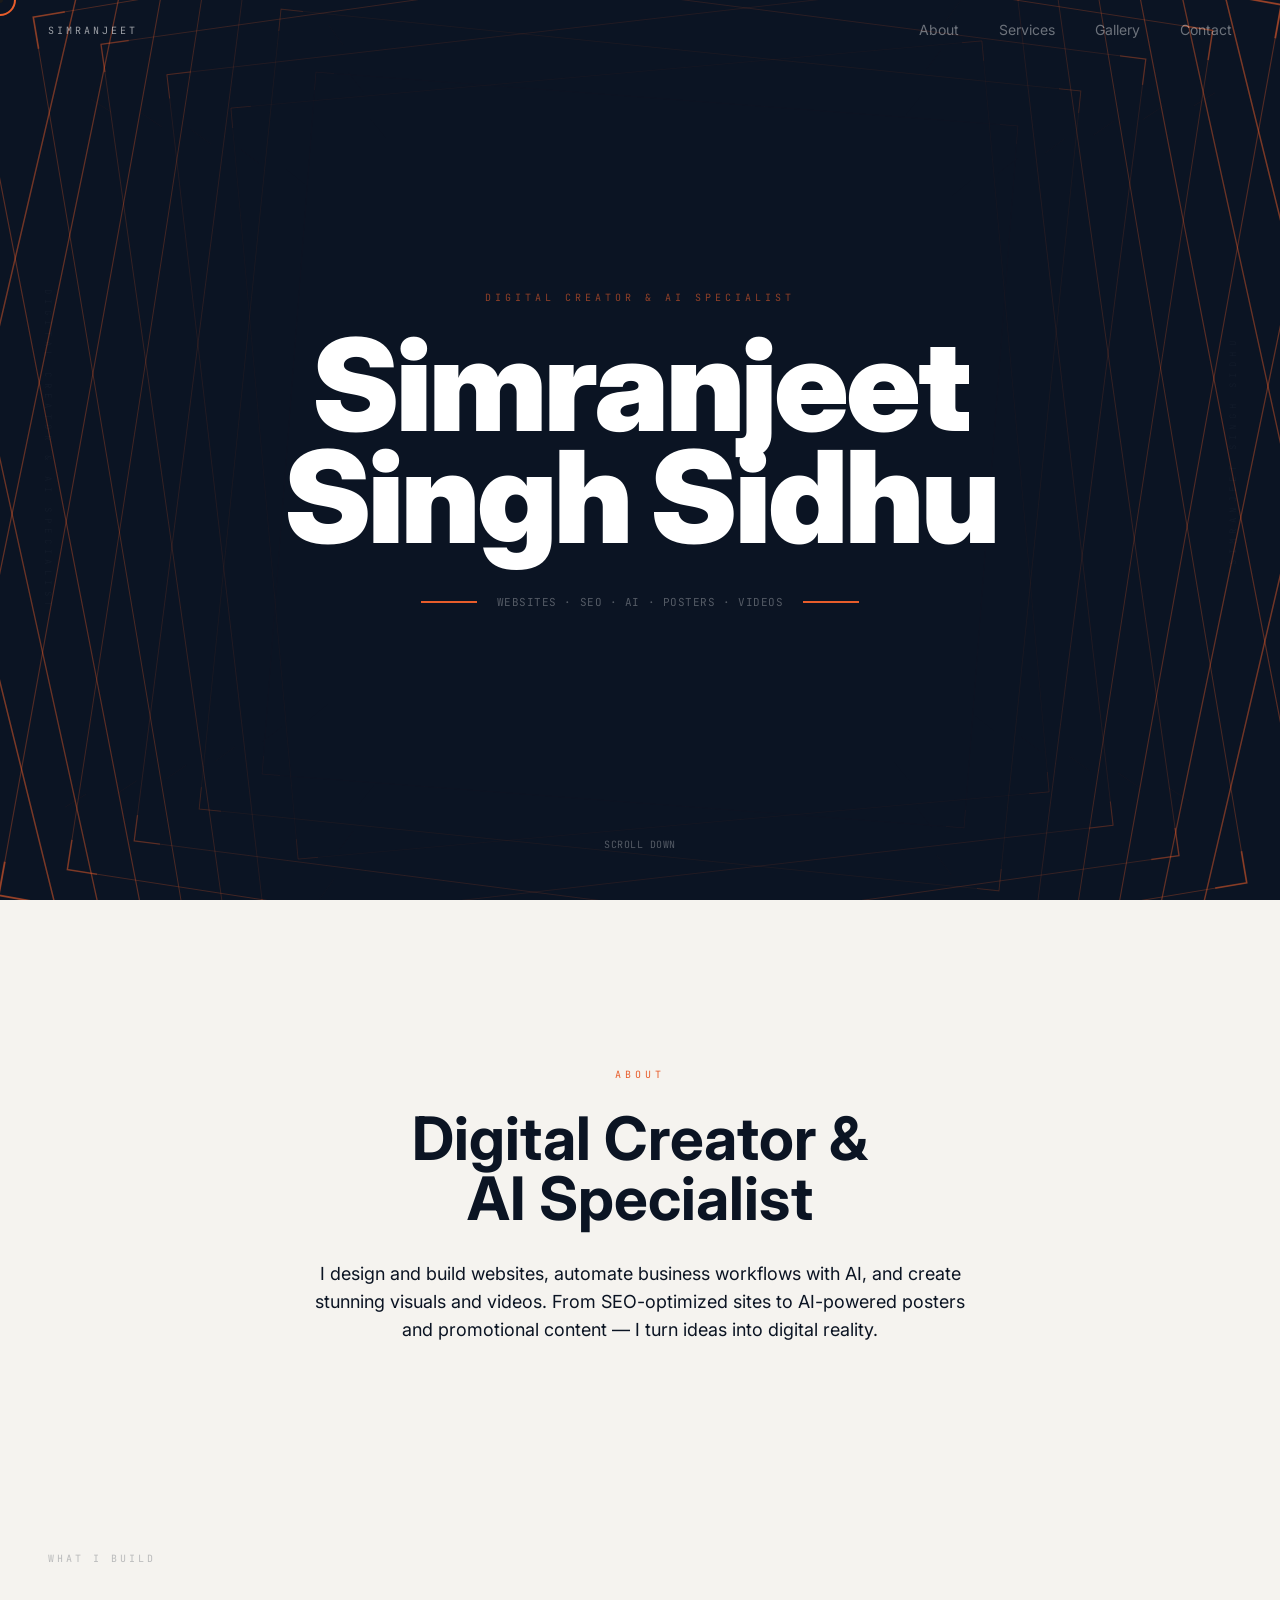
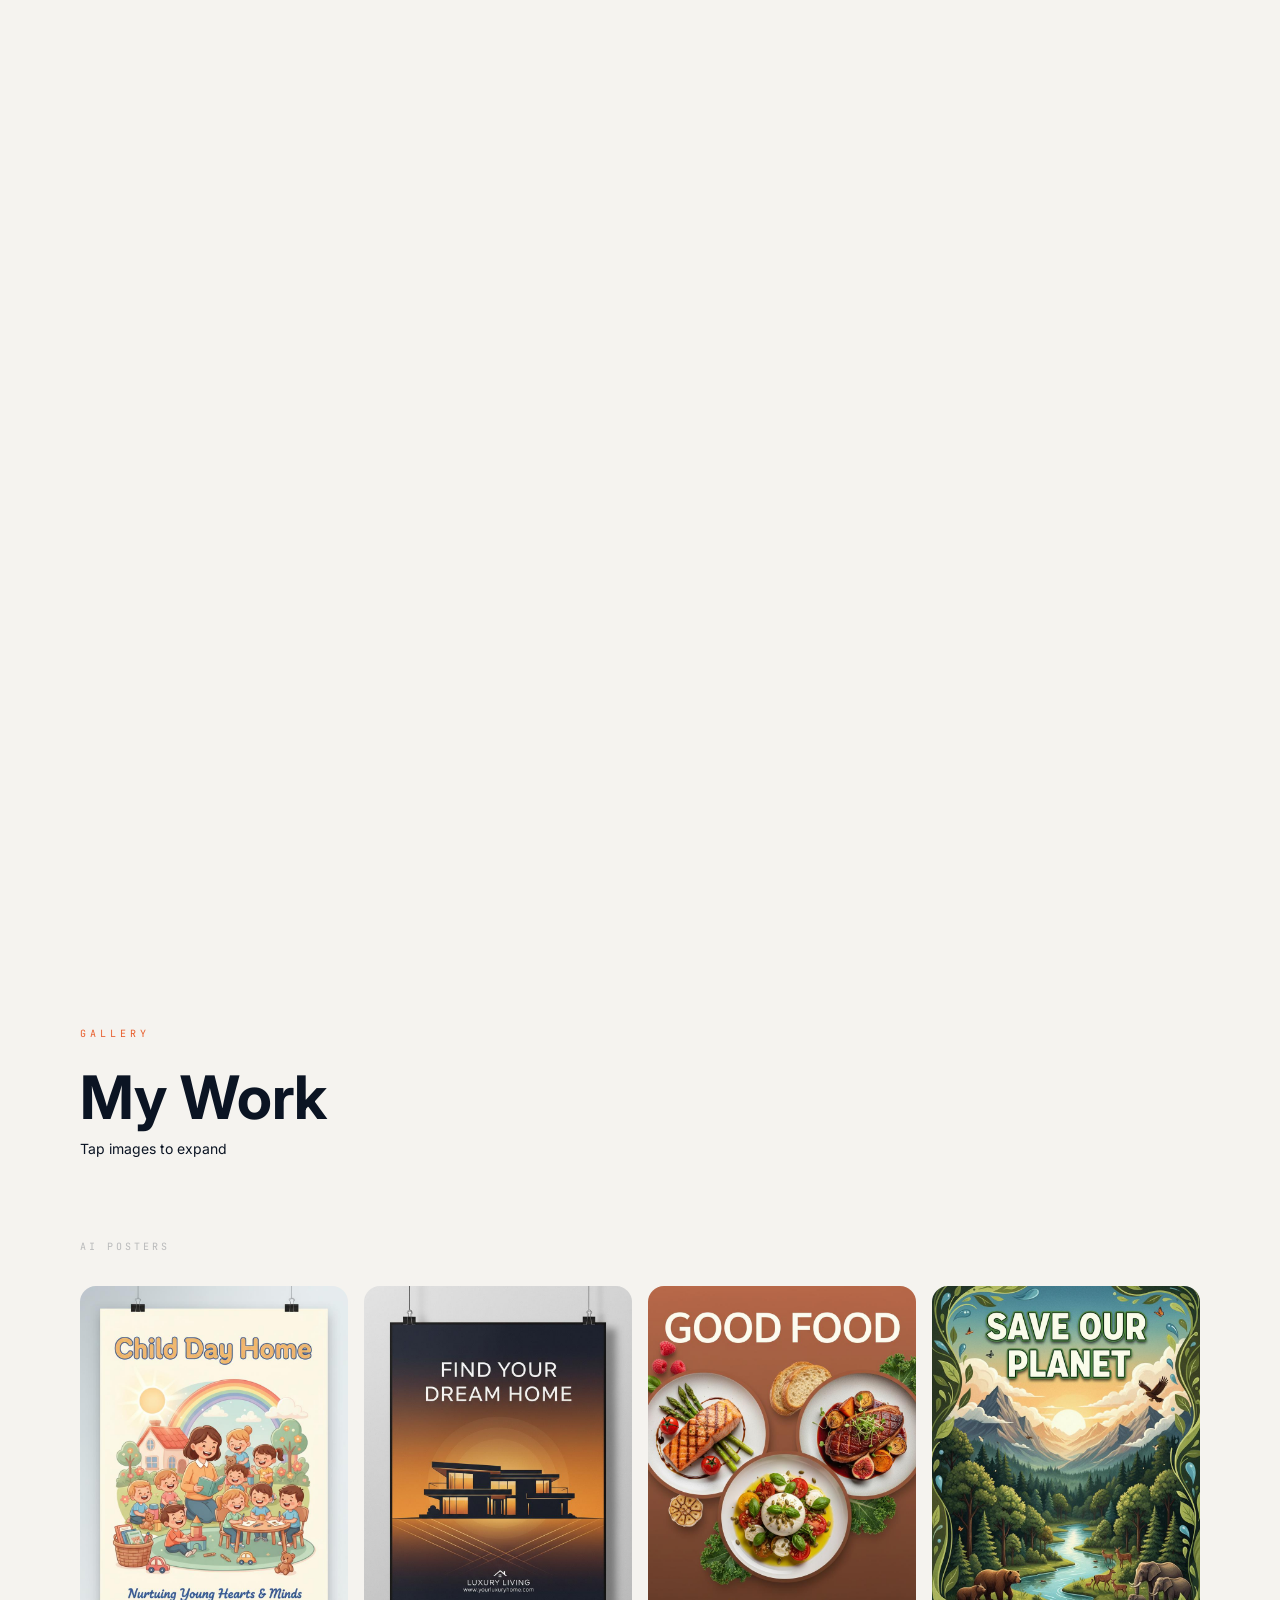
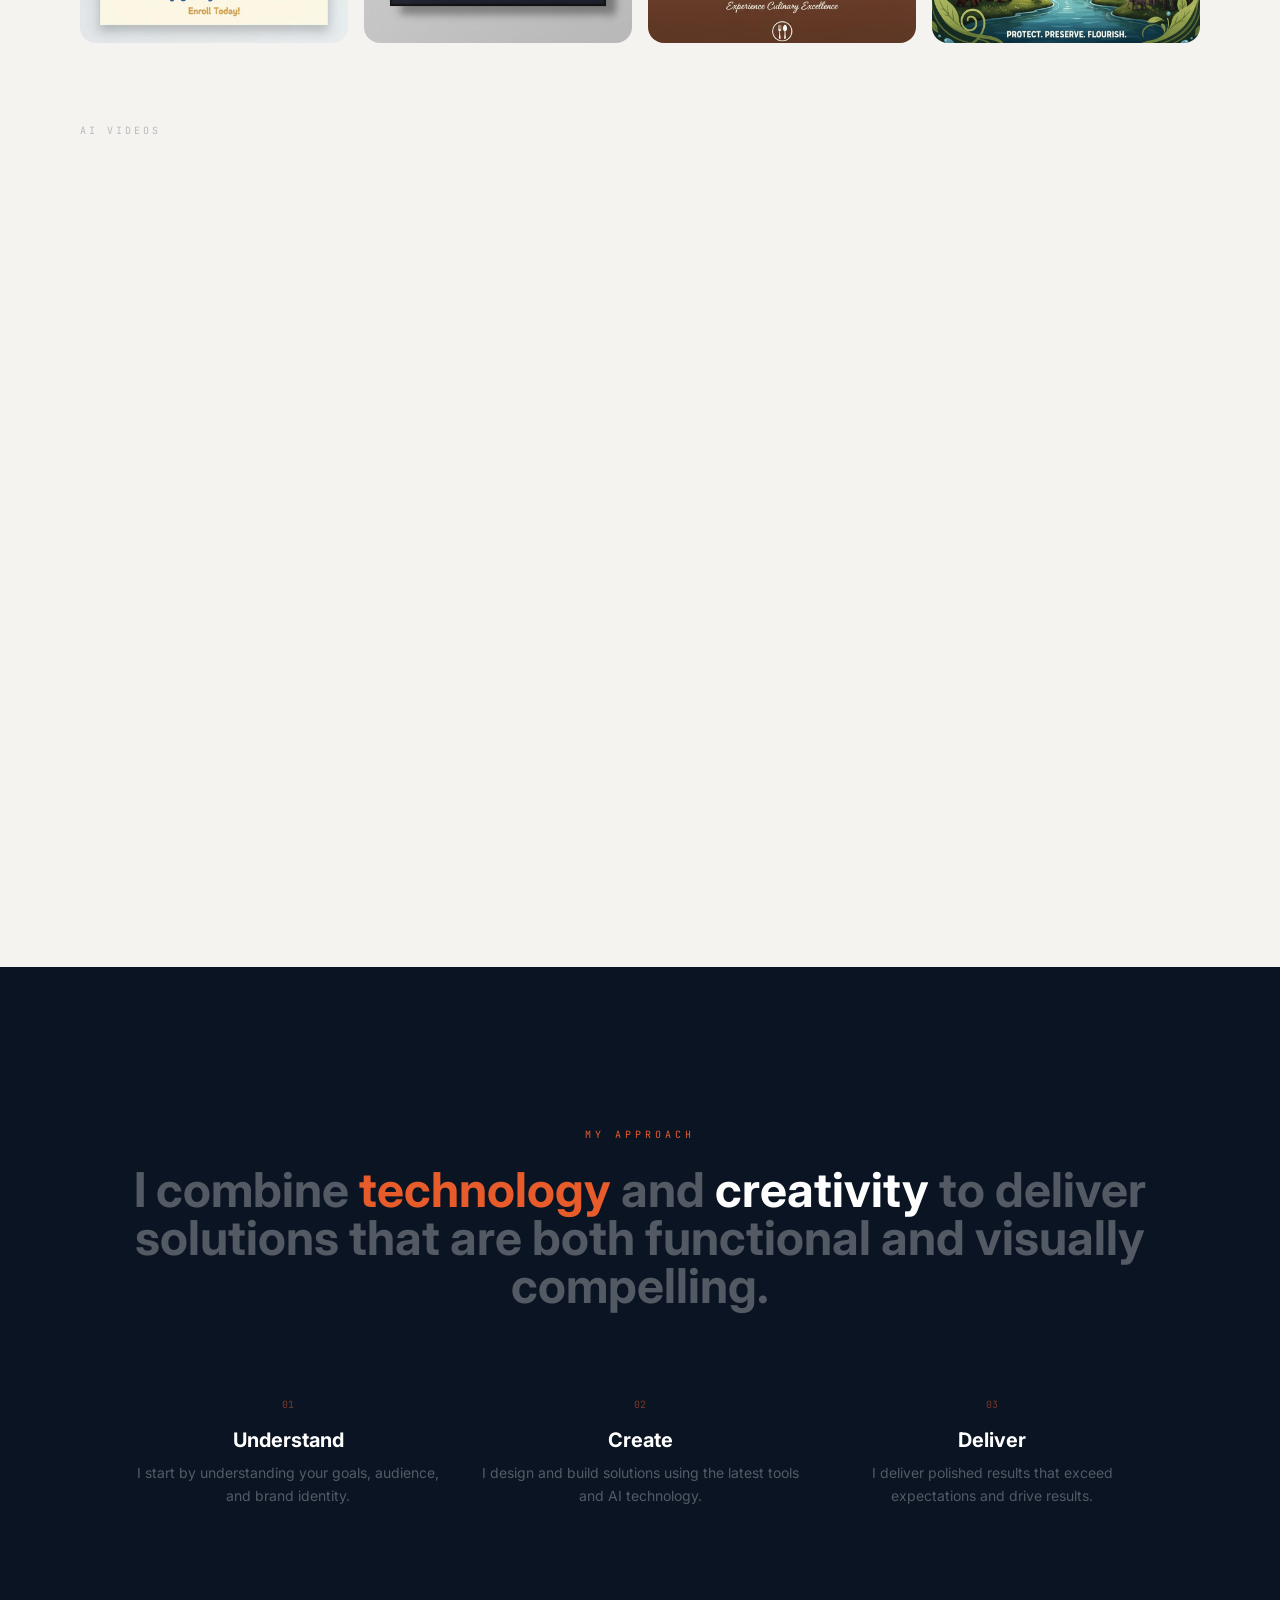
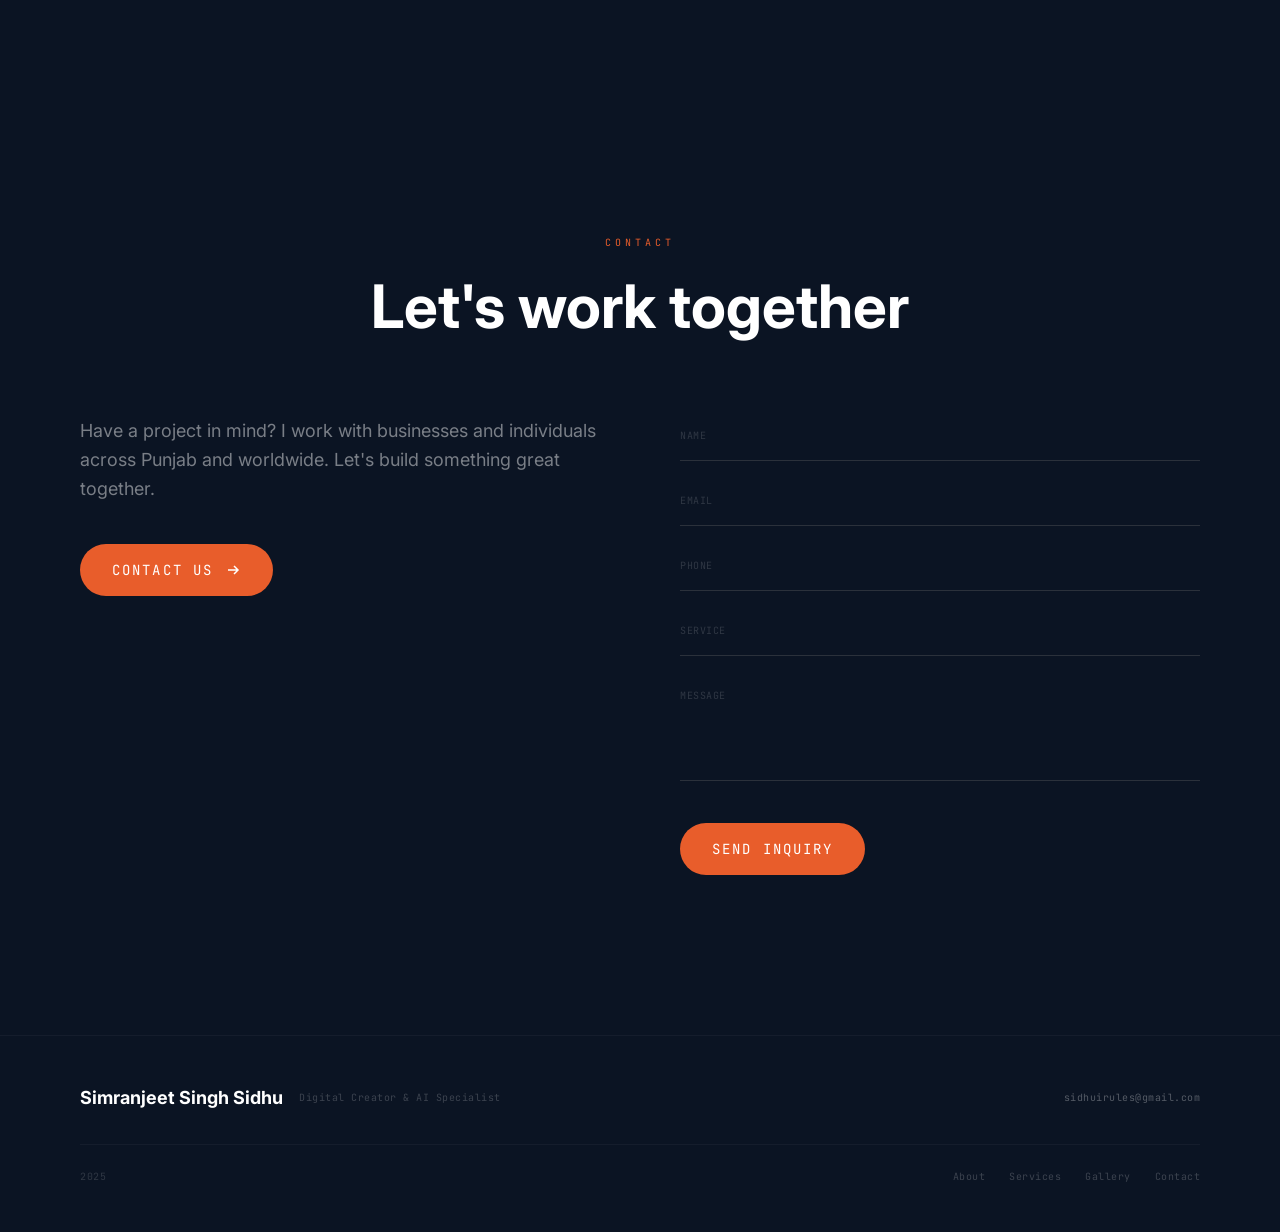
<file: index.html>
<!doctype html>
<html lang="en">
  <head>
    <meta charset="UTF-8" />
    <meta name="viewport" content="width=device-width, initial-scale=1.0" />
    <title>Simranjeet Singh Sidhu | Digital Creator & AI Specialist</title>
    <meta name="description" content="Simranjeet Singh Sidhu — Digital Creator & AI Specialist. Websites with SEO, AI Automations, AI Posters, AI Videos. Serving Punjab, India, and Canada." />
    <meta name="keywords" content="web developer Punjab, SEO services Punjab, AI automation India, AI poster design, AI video creation, digital creator Punjab, freelance web developer Ludhiana, web developer Chandigarh, freelance developer India, SEO expert Punjab, AI content creator Canada, web developer Canada, SEO services Canada, AI automation Canada, digital marketing Punjab, website designer Ludhiana, website developer Amritsar, website designer Jalandhar, SEO specialist India, AI video editor Punjab, AI poster maker India, web development services, best web developer Punjab, affordable website India, AI solutions developer, Simranjeet Singh Sidhu, Sidhu digital creator" />
    <meta name="robots" content="index, follow, max-snippet:-1, max-image-preview:large, max-video-preview:-1" />
    <meta name="author" content="Simranjeet Singh Sidhu" />
    <meta name="theme-color" content="#0B1423" />
    <meta name="geo.region" content="IN-PB" />
    <meta name="geo.placename" content="Punjab, India" />
    <meta name="geo.position" content="31.1471;75.3412" />
    <meta name="ICBM" content="31.1471, 75.3412" />
    <link rel="canonical" href="https://simranjeet-sidhu.github.io/profile/" />

    <!-- Open Graph / Facebook -->
    <meta property="og:type" content="website" />
    <meta property="og:url" content="https://simranjeet-sidhu.github.io/profile/" />
    <meta property="og:title" content="Simranjeet Singh Sidhu | Digital Creator & AI Specialist" />
    <meta property="og:description" content="Simranjeet Singh Sidhu — Digital Creator & AI Specialist. Websites, SEO, AI Automations, AI Posters, AI Videos. Serving Punjab, India & Canada." />
    <meta property="og:image" content="og-image.jpg" />
    <meta property="og:locale" content="en_IN" />

    <!-- Twitter -->
    <meta property="twitter:card" content="summary_large_image" />
    <meta property="twitter:url" content="https://simranjeet-sidhu.github.io/profile/" />
    <meta property="twitter:title" content="Simranjeet Singh Sidhu | Digital Creator & AI Specialist" />
    <meta property="twitter:description" content="Simranjeet Singh Sidhu — Digital Creator & AI Specialist. Websites, SEO, AI Automations, AI Posters, AI Videos. Serving Punjab, India & Canada." />
    <meta property="twitter:image" content="og-image.jpg" />

    <!-- Alternate Languages / Regions -->
    <link rel="alternate" href="https://simranjeet-sidhu.github.io/profile/" hreflang="x-default" />
    <link rel="alternate" href="https://simranjeet-sidhu.github.io/profile/" hreflang="en-in" />
    <link rel="alternate" href="https://simranjeet-sidhu.github.io/profile/" hreflang="en-ca" />
    <link rel="alternate" href="https://simranjeet-sidhu.github.io/profile/" hreflang="en-us" />

    <!-- Structured Data -->
    <script type="application/ld+json">
    {
      "@context": "https://schema.org",
      "@graph": [
        {
          "@type": "Person",
          "@id": "https://simranjeet-sidhu.github.io/profile/#person",
          "name": "Simranjeet Singh Sidhu",
          "url": "https://simranjeet-sidhu.github.io/profile/",
          "image": "https://simranjeet-sidhu.github.io/profile/og-image.jpg",
          "jobTitle": "Digital Creator & AI Specialist",
          "description": "I design and build websites, automate business workflows with AI, and create stunning visuals and videos for clients in Punjab, India, and Canada.",
          "email": "mailto:sidhuirules@gmail.com",
          "address": {
            "@type": "PostalAddress",
            "addressCountry": "IN",
            "addressRegion": "Punjab"
          },
          "knowsAbout": [
            "Web Development",
            "SEO",
            "AI Automation",
            "AI Poster Design",
            "AI Video Creation",
            "Digital Marketing",
            "Website Design Punjab",
            "AI Solutions India"
          ],
          "makesOffer": [
            {
              "@type": "Offer",
              "itemOffered": {
                "@type": "Service",
                "name": "Website Development with SEO",
                "description": "Modern responsive websites with search engine optimization for Punjab, India and Canada markets."
              }
            },
            {
              "@type": "Offer",
              "itemOffered": {
                "@type": "Service",
                "name": "AI Automation",
                "description": "Smart AI workflows and business process automation."
              }
            },
            {
              "@type": "Offer",
              "itemOffered": {
                "@type": "Service",
                "name": "AI Poster Design",
                "description": "Eye-catching AI-generated poster designs for marketing and branding."
              }
            },
            {
              "@type": "Offer",
              "itemOffered": {
                "@type": "Service",
                "name": "AI Video Creation",
                "description": "Professional AI-powered video content creation for social media and advertising."
              }
            }
          ]
        },
        {
          "@type": "WebSite",
          "@id": "https://simranjeet-sidhu.github.io/profile/#website",
          "url": "https://simranjeet-sidhu.github.io/profile/",
          "name": "Simranjeet Singh Sidhu Portfolio",
          "publisher": {
            "@id": "https://simranjeet-sidhu.github.io/profile/#person"
          },
          "potentialAction": {
            "@type": "SearchAction",
            "target": {
              "@type": "EntryPoint",
              "urlTemplate": "https://simranjeet-sidhu.github.io/profile/?q={search_term_string}"
            },
            "query-input": "required name=search_term_string"
          }
        },
        {
          "@type": "WebPage",
          "@id": "https://simranjeet-sidhu.github.io/profile/#webpage",
          "url": "https://simranjeet-sidhu.github.io/profile/",
          "name": "Simranjeet Singh Sidhu | Digital Creator & AI Specialist",
          "description": "Simranjeet Singh Sidhu — Digital Creator & AI Specialist. Websites, SEO, AI Automations, AI Posters, AI Videos. Serving Punjab, India and Canada.",
          "inLanguage": "en",
          "about": {
            "@id": "https://simranjeet-sidhu.github.io/profile/#person"
          },
          "isPartOf": {
            "@id": "https://simranjeet-sidhu.github.io/profile/#website"
          }
        },
        {
          "@type": "ProfessionalService",
          "@id": "https://simranjeet-sidhu.github.io/profile/#business",
          "name": "Simranjeet Singh Sidhu Digital Services",
          "url": "https://simranjeet-sidhu.github.io/profile/",
          "image": "https://simranjeet-sidhu.github.io/profile/og-image.jpg",
          "description": "Digital Creator & AI Specialist offering web development, SEO, AI automation, AI posters, and AI videos for clients in Punjab, India and Canada.",
          "email": "sidhuirules@gmail.com",
          "areaServed": [
            {
              "@type": "City",
              "name": "Ludhiana",
              "containedInPlace": {
                "@type": "State",
                "name": "Punjab",
                "containedInPlace": {
                  "@type": "Country",
                  "name": "India"
                }
              }
            },
            {
              "@type": "City",
              "name": "Chandigarh"
            },
            {
              "@type": "City",
              "name": "Amritsar"
            },
            {
              "@type": "City",
              "name": "Jalandhar"
            },
            {
              "@type": "City",
              "name": "Patiala"
            },
            {
              "@type": "State",
              "name": "Punjab",
              "containedInPlace": {
                "@type": "Country",
                "name": "India"
              }
            },
            {
              "@type": "Country",
              "name": "India"
            },
            {
              "@type": "Country",
              "name": "Canada"
            }
          ],
          "serviceType": [
            "Website Development",
            "SEO Services",
            "AI Automation",
            "AI Content Creation",
            "AI Poster Design",
            "AI Video Creation"
          ],
          "hasOfferCatalog": {
            "@type": "OfferCatalog",
            "name": "Digital Services",
            "itemListElement": [
              {
                "@type": "Offer",
                "itemOffered": {
                  "@type": "Service",
                  "name": "Website Development with SEO",
                  "description": "Modern responsive websites built with SEO for Punjab, India, and Canada markets."
                }
              },
              {
                "@type": "Offer",
                "itemOffered": {
                  "@type": "Service",
                  "name": "AI Automation Services",
                  "description": "Smart AI-powered workflow automation for businesses."
                }
              },
              {
                "@type": "Offer",
                "itemOffered": {
                  "@type": "Service",
                  "name": "AI Poster Design",
                  "description": "Custom AI-generated posters for marketing and social media."
                }
              },
              {
                "@type": "Offer",
                "itemOffered": {
                  "@type": "Service",
                  "name": "AI Video Creation",
                  "description": "Professional AI-powered video content for advertising."
                }
              }
            ]
          }
        },
        {
          "@type": "BreadcrumbList",
          "itemListElement": [
            {
              "@type": "ListItem",
              "position": 1,
              "name": "Home",
              "item": "https://simranjeet-sidhu.github.io/profile/"
            },
            {
              "@type": "ListItem",
              "position": 2,
              "name": "About",
              "item": "https://simranjeet-sidhu.github.io/profile/about.html"
            },
            {
              "@type": "ListItem",
              "position": 3,
              "name": "Services",
              "item": "https://simranjeet-sidhu.github.io/profile/services.html"
            },
            {
              "@type": "ListItem",
              "position": 4,
              "name": "Gallery",
              "item": "https://simranjeet-sidhu.github.io/profile/gallery.html"
            },
            {
              "@type": "ListItem",
              "position": 5,
              "name": "Contact",
              "item": "https://simranjeet-sidhu.github.io/profile/contact.html"
            }
          ]
        }
      ]
    }
    </script>

    <!-- Hidden SEO Location Content (visible to crawlers, minimal visual impact) -->
    <div style="position:absolute;left:-9999px;width:1px;height:1px;overflow:hidden;" aria-hidden="true">
      <h1>Simranjeet Singh Sidhu - Web Developer and AI Specialist in Punjab, India</h1>
      <p>Looking for a professional web developer in Punjab? Simranjeet Singh Sidhu offers website development, SEO services, AI automation, AI poster design, and AI video creation for businesses in Ludhiana, Chandigarh, Amritsar, Jalandhar, Patiala, and across Punjab, India. Also serving clients in Canada with digital solutions.</p>
      <h2>Web Developer in Ludhiana, Punjab</h2>
      <p>Freelance web developer and digital creator based in Punjab, India. Specializing in modern responsive websites, search engine optimization, AI-powered automation, and creative AI content including posters and videos.</p>
      <h2>SEO Services Punjab India</h2>
      <p>Data-driven SEO strategies to help Punjab businesses rank higher on Google. Local SEO for Ludhiana, Chandigarh, Amritsar, Jalandhar, and surrounding areas in Punjab.</p>
      <h2>AI Automation India and Canada</h2>
      <p>Smart AI workflows that save time and streamline business operations. AI automation services available for clients in India (Punjab) and Canada.</p>
      <h2>AI Poster Design and AI Video Creation</h2>
      <p>Professional AI-generated poster designs and AI-powered video content creation for marketing, social media, and advertising campaigns in Punjab and Canada.</p>
      <ul>
        <li>Website Developer Ludhiana Punjab</li>
        <li>SEO Expert Chandigarh Punjab</li>
        <li>AI Solutions Developer Amritsar</li>
        <li>Digital Creator Jalandhar Punjab</li>
        <li>Freelance Web Developer Patiala</li>
        <li>AI Content Creator India Canada</li>
        <li>Best Web Designer Punjab India</li>
        <li>Affordable Website Development India</li>
        <li>AI Video Editor Punjab</li>
        <li>AI Poster Maker India</li>
      </ul>
    </div>

    <link rel="preconnect" href="https://fonts.googleapis.com" />
    <link rel="preconnect" href="https://fonts.gstatic.com" crossorigin />
    <link href="https://fonts.googleapis.com/css2?family=Inter:wght@300;400;500;600;700;800;900&family=JetBrains+Mono:wght@300;400;500;600;700&display=swap" rel="stylesheet" />
    <style>html,body{background:#0B1423;}</style>
    <script type="module" crossorigin src="./assets/index-D1kMN5HA.js"></script>
    <link rel="stylesheet" crossorigin href="./assets/index-CVim8vnk.css">
  </head>
  <body>
    <div id="root"></div>
  </body>
</html>
</file>
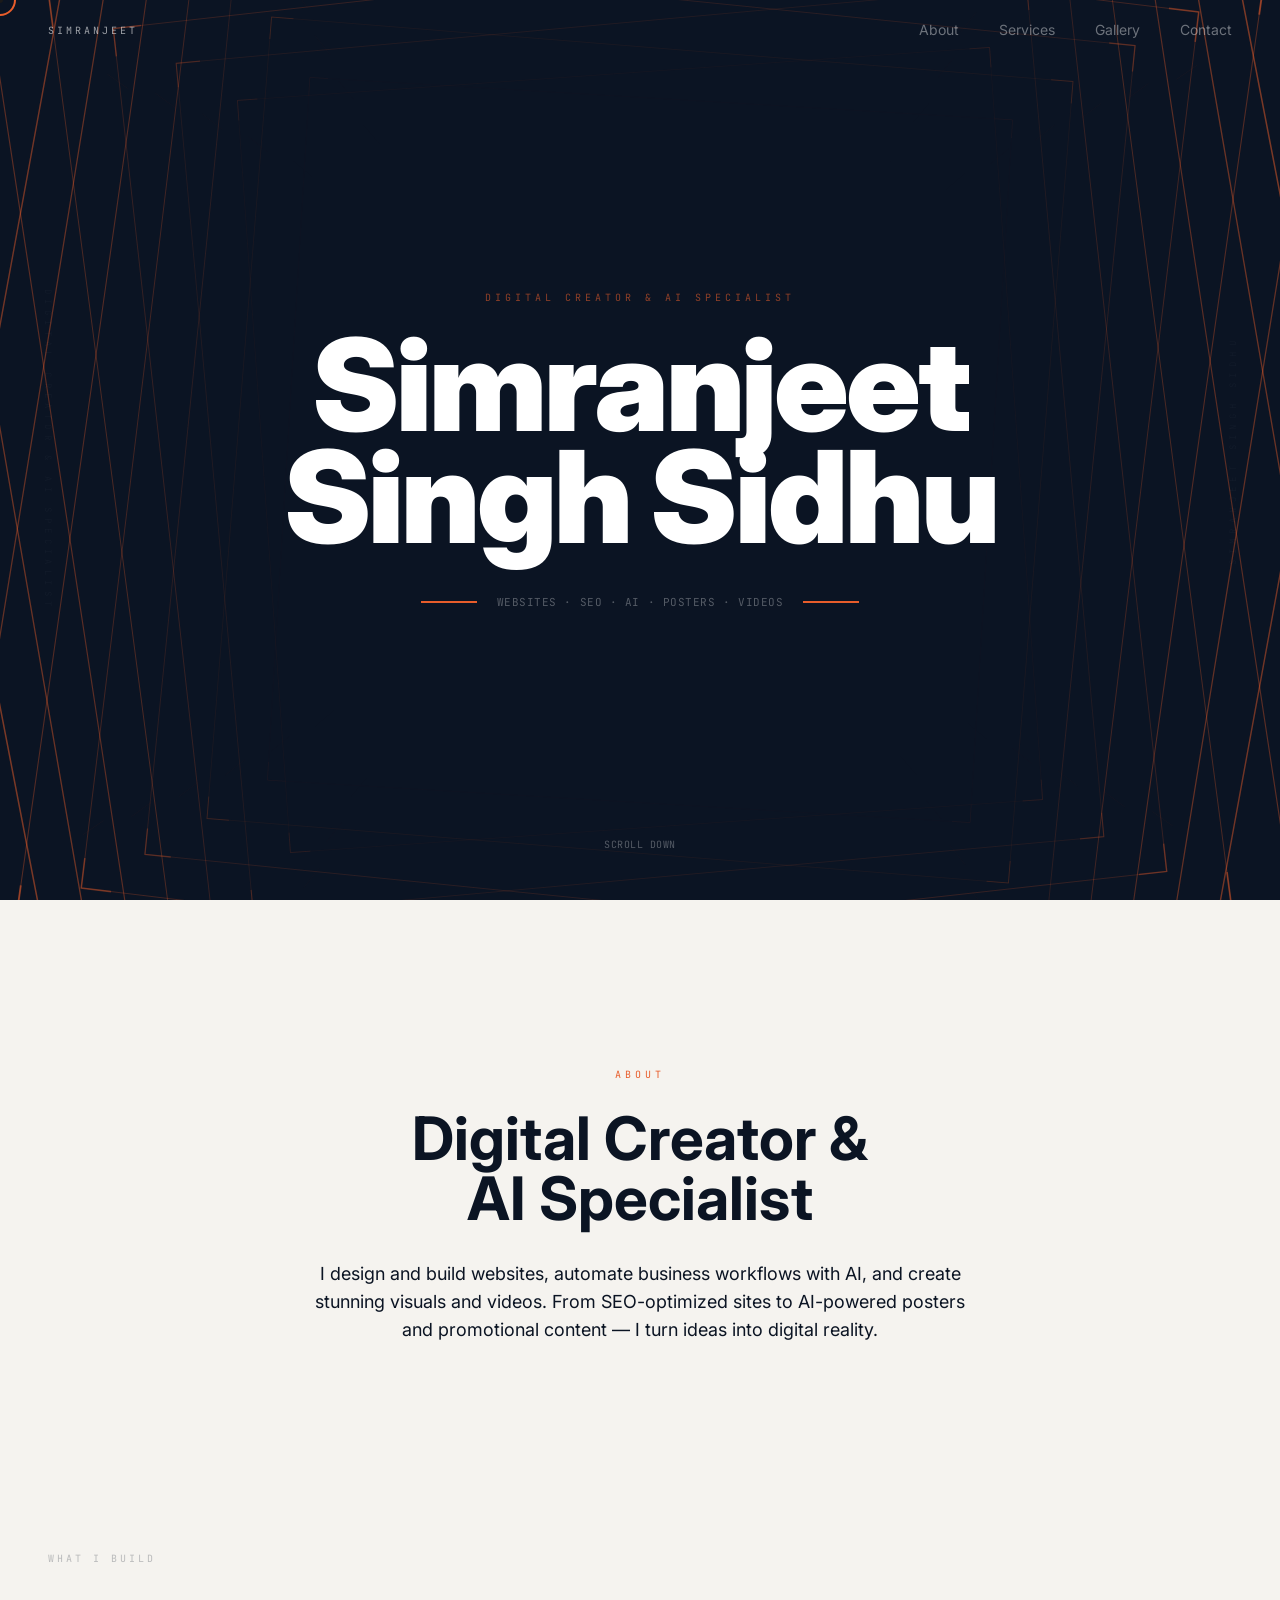
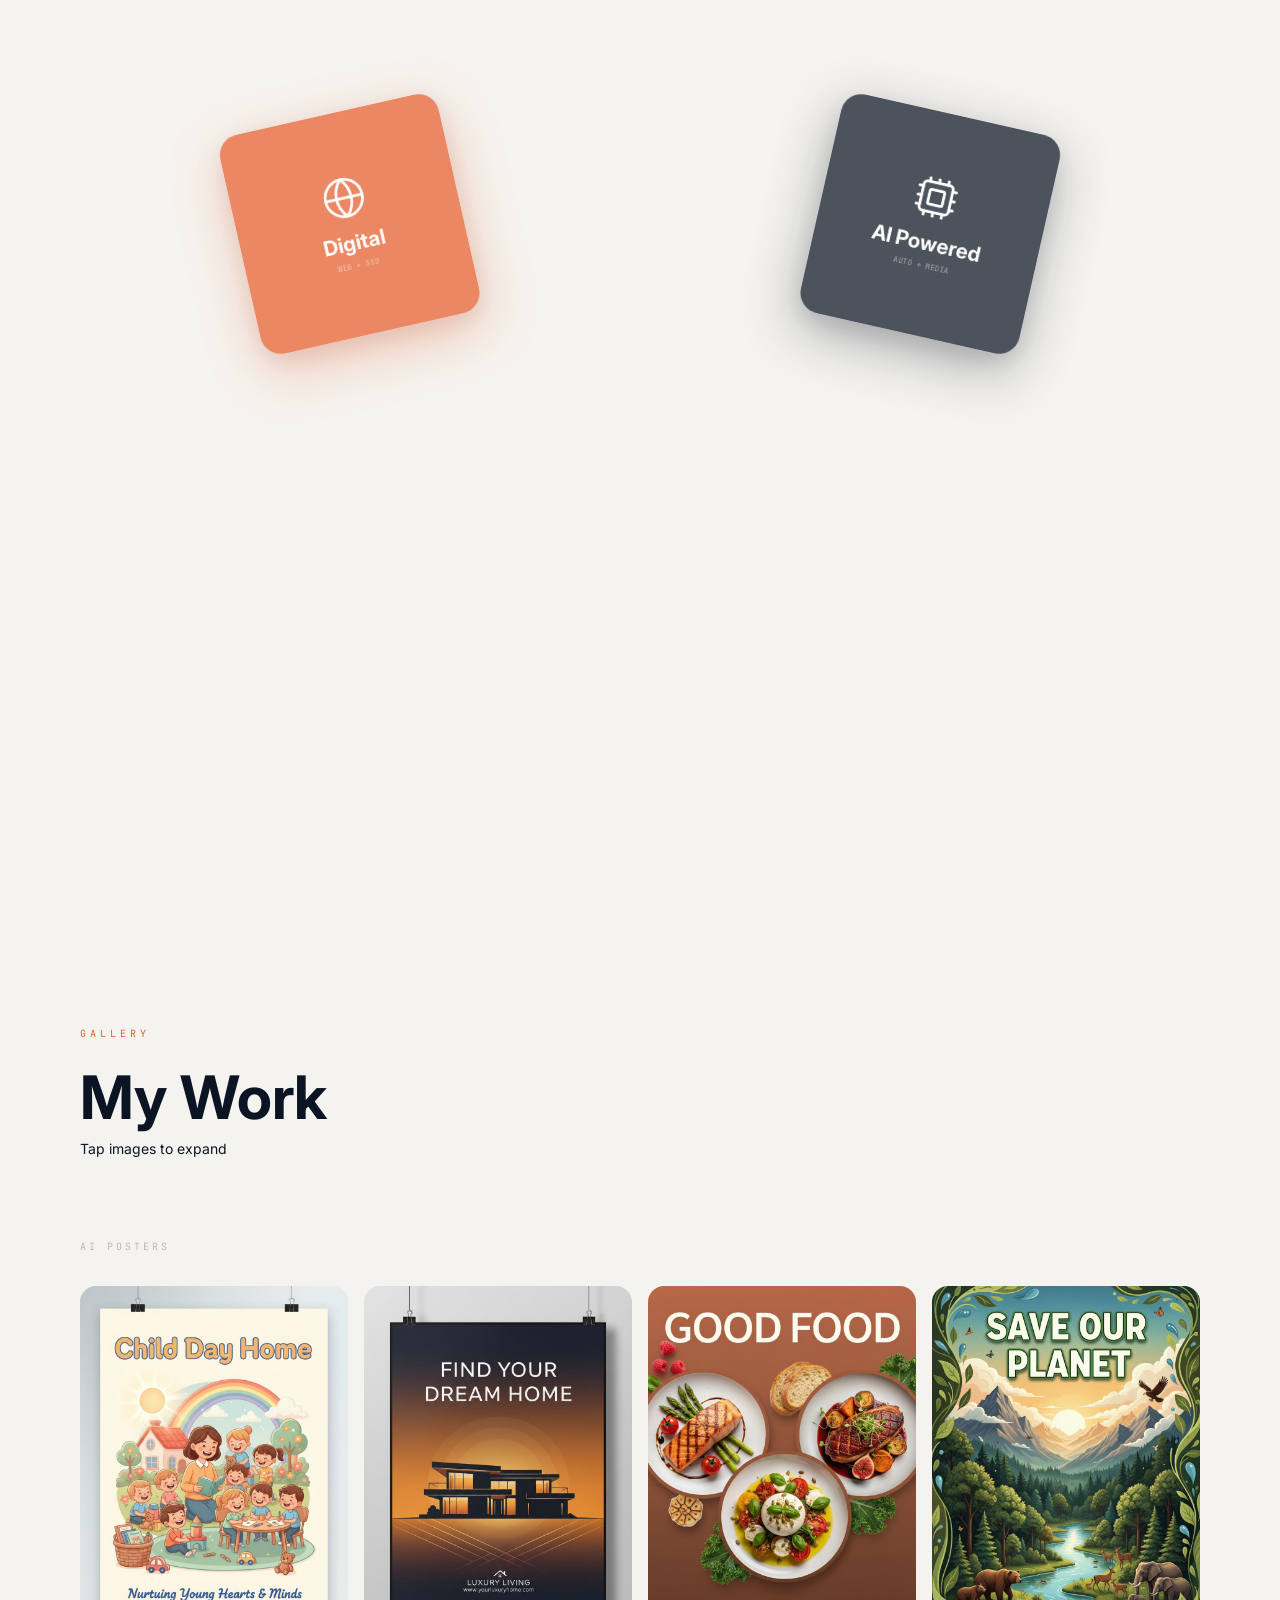
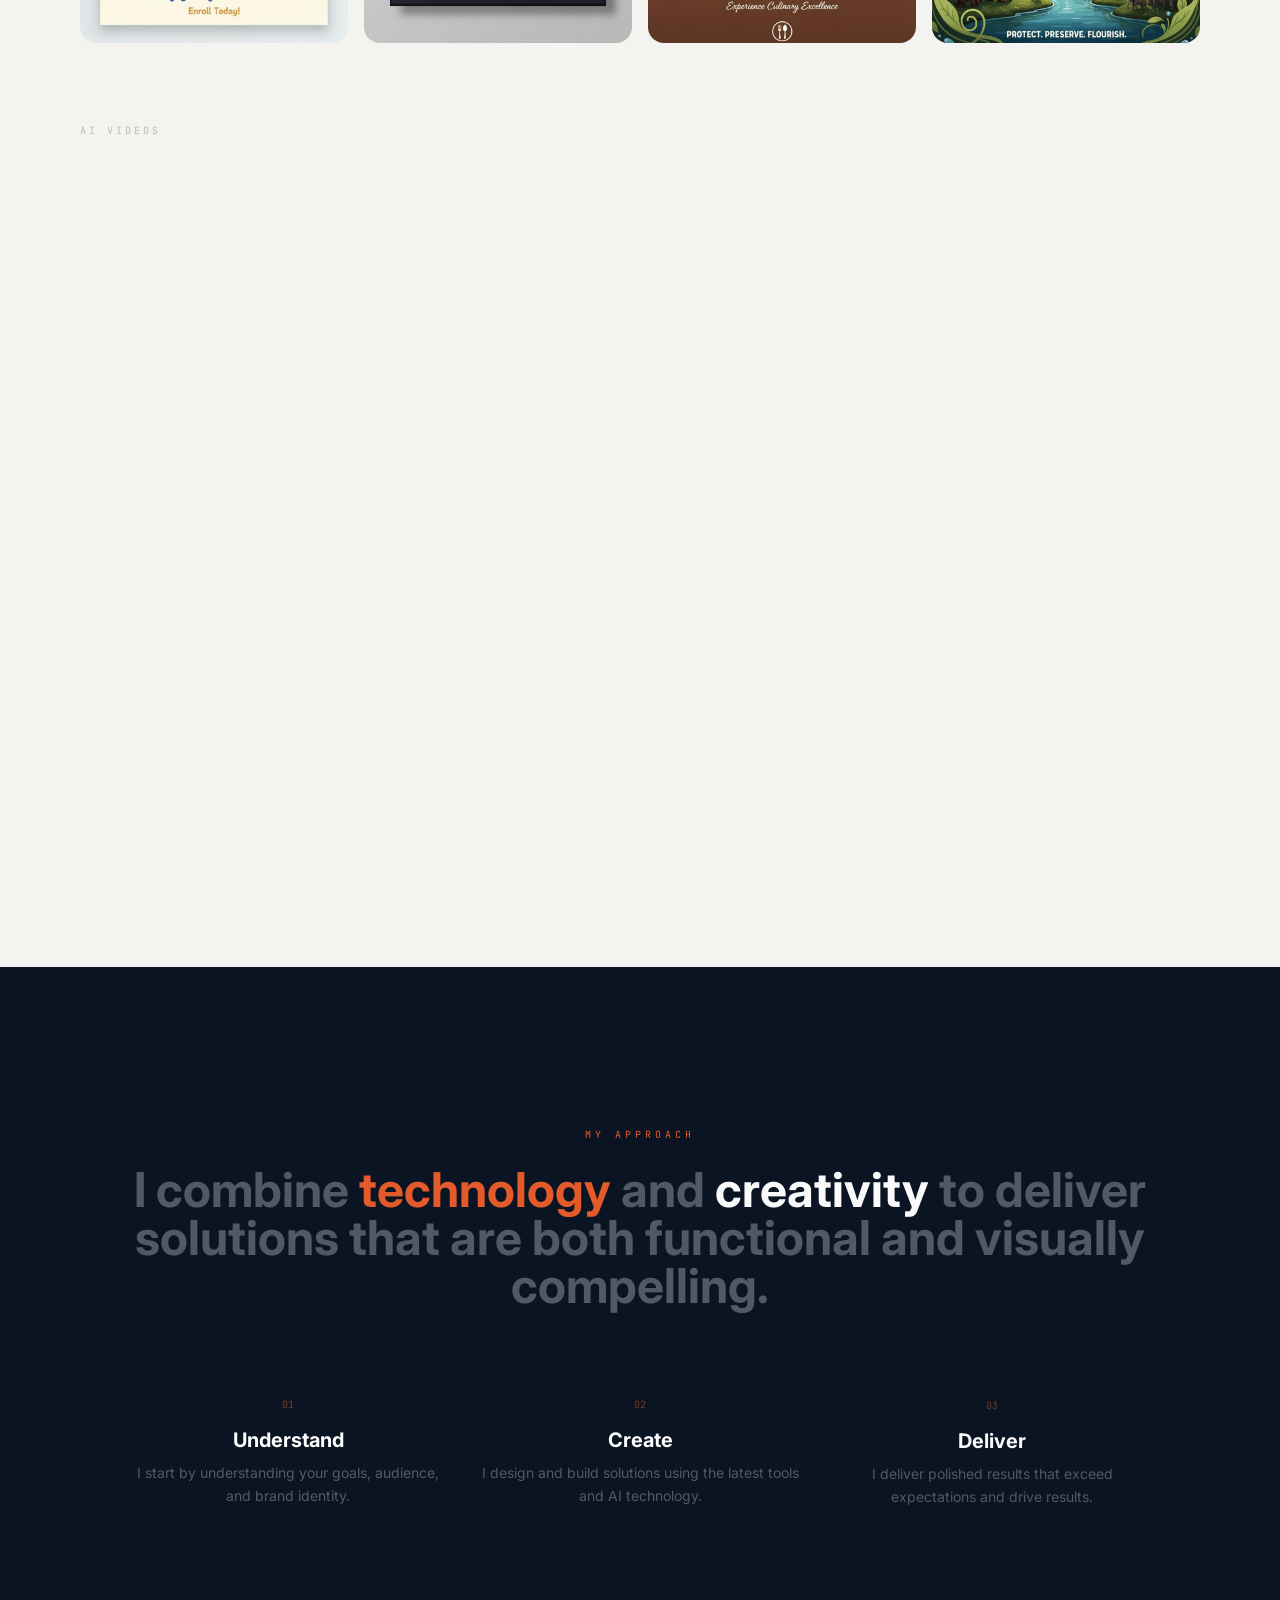
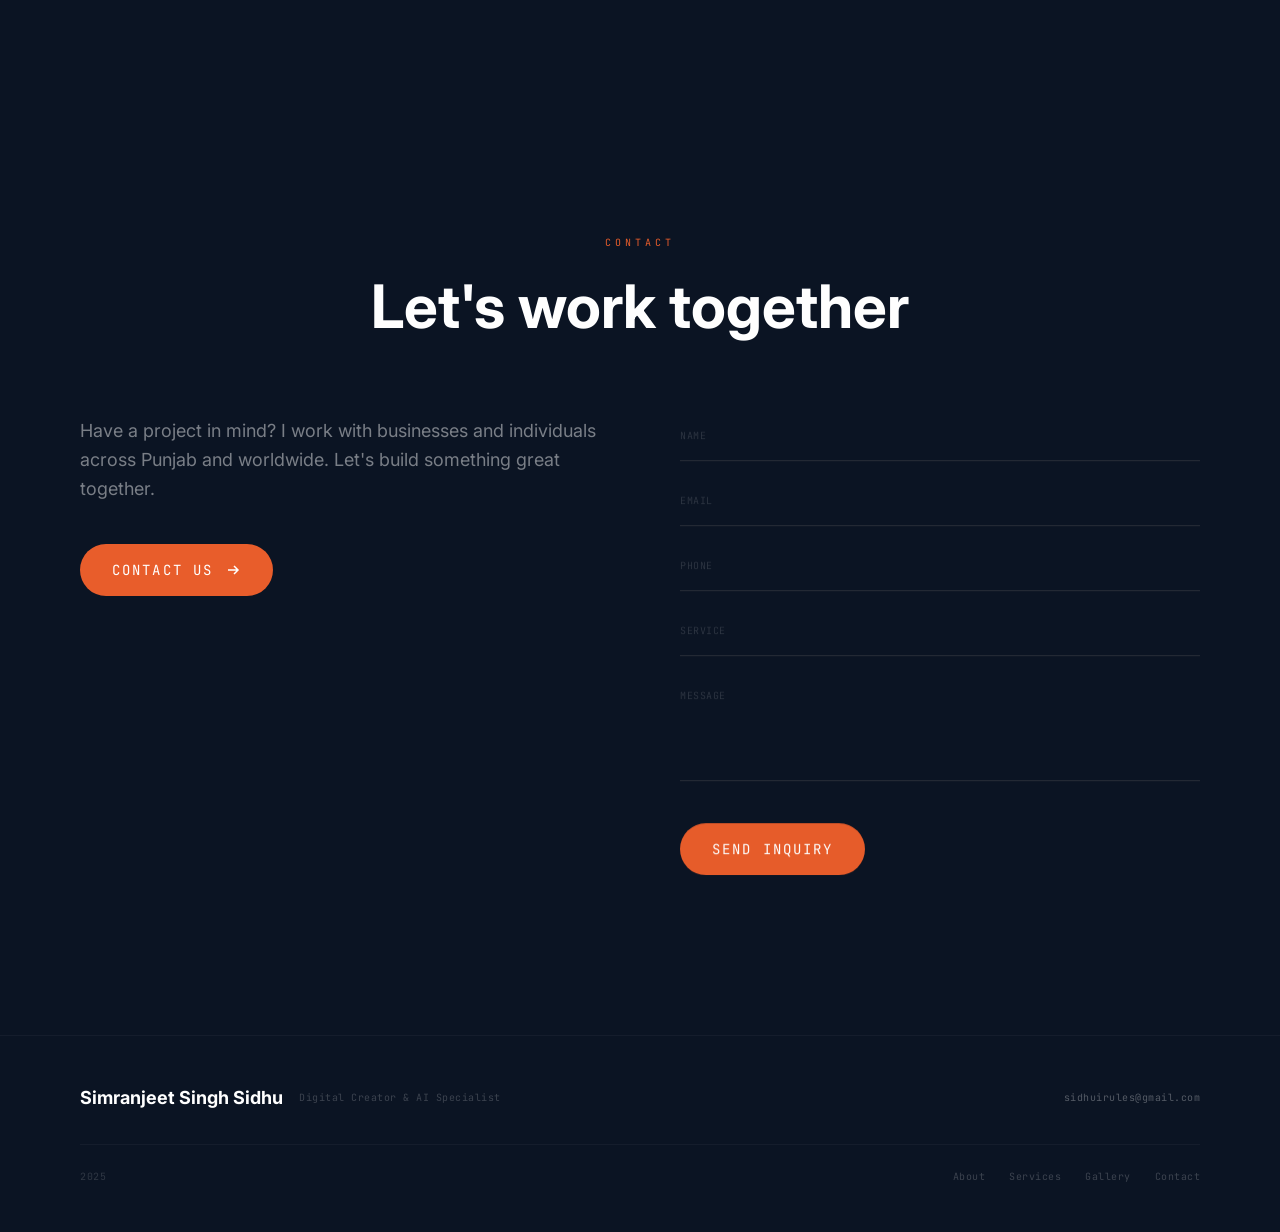
<file: about.html>
<!doctype html>
<html lang="en">
  <head>
    <meta charset="UTF-8" />
    <meta name="viewport" content="width=device-width, initial-scale=1.0" />
    <title>About Simranjeet Singh Sidhu | Digital Creator & AI Specialist Punjab</title>
    <meta name="description" content="Learn about Simranjeet Singh Sidhu — Digital Creator & AI Specialist based in Punjab, India. Expert in website development, SEO, AI automation, and AI content creation for India and Canada." />
    <meta name="keywords" content="web developer Punjab, SEO services Punjab, AI automation India, AI poster design, AI video creation, digital creator Punjab, freelance web developer Ludhiana, web developer Chandigarh, freelance developer India, SEO expert Punjab, AI content creator Canada, web developer Canada, SEO services Canada, AI automation Canada, digital marketing Punjab, website designer Ludhiana, website developer Amritsar, website designer Jalandhar, SEO specialist India, AI video editor Punjab, AI poster maker India, web development services, best web developer Punjab, affordable website India, AI solutions developer, Simranjeet Singh Sidhu, Sidhu digital creator" />
    <meta name="robots" content="index, follow, max-snippet:-1, max-image-preview:large, max-video-preview:-1" />
    <meta name="author" content="Simranjeet Singh Sidhu" />
    <meta name="theme-color" content="#0B1423" />
    <meta name="geo.region" content="IN-PB" />
    <meta name="geo.placename" content="Punjab, India" />
    <meta name="geo.position" content="31.1471;75.3412" />
    <meta name="ICBM" content="31.1471, 75.3412" />
    <link rel="canonical" href="https://simranjeet-sidhu.github.io/profile/" />

    <!-- Open Graph / Facebook -->
    <meta property="og:type" content="website" />
    <meta property="og:url" content="https://simranjeet-sidhu.github.io/profile/" />
    <meta property="og:title" content="About Simranjeet Singh Sidhu | Digital Creator & AI Specialist" />
    <meta property="og:description" content="Learn about Simranjeet Singh Sidhu — Digital Creator & AI Specialist. Website development, SEO, AI automation, and AI content creation expert in Punjab, India." />
    <meta property="og:image" content="og-image.jpg" />
    <meta property="og:locale" content="en_IN" />

    <!-- Twitter -->
    <meta property="twitter:card" content="summary_large_image" />
    <meta property="twitter:url" content="https://simranjeet-sidhu.github.io/profile/" />
    <meta property="twitter:title" content="About Simranjeet Singh Sidhu | Digital Creator & AI Specialist" />
    <meta property="twitter:description" content="Learn about Simranjeet Singh Sidhu — Digital Creator & AI Specialist. Website development, SEO, AI automation, and AI content creation expert in Punjab, India." />
    <meta property="twitter:image" content="og-image.jpg" />

    <!-- Alternate Languages / Regions -->
    <link rel="alternate" href="https://simranjeet-sidhu.github.io/profile/" hreflang="x-default" />
    <link rel="alternate" href="https://simranjeet-sidhu.github.io/profile/" hreflang="en-in" />
    <link rel="alternate" href="https://simranjeet-sidhu.github.io/profile/" hreflang="en-ca" />
    <link rel="alternate" href="https://simranjeet-sidhu.github.io/profile/" hreflang="en-us" />

    <!-- Structured Data -->
    <script type="application/ld+json">
    {
      "@context": "https://schema.org",
      "@graph": [
        {
          "@type": "Person",
          "@id": "https://simranjeet-sidhu.github.io/profile/#person",
          "name": "Simranjeet Singh Sidhu",
          "url": "https://simranjeet-sidhu.github.io/profile/",
          "image": "https://simranjeet-sidhu.github.io/profile/og-image.jpg",
          "jobTitle": "Digital Creator & AI Specialist",
          "description": "I design and build websites, automate business workflows with AI, and create stunning visuals and videos for clients in Punjab, India, and Canada.",
          "email": "mailto:sidhuirules@gmail.com",
          "address": {
            "@type": "PostalAddress",
            "addressCountry": "IN",
            "addressRegion": "Punjab"
          },
          "knowsAbout": [
            "Web Development",
            "SEO",
            "AI Automation",
            "AI Poster Design",
            "AI Video Creation",
            "Digital Marketing",
            "Website Design Punjab",
            "AI Solutions India"
          ],
          "makesOffer": [
            {
              "@type": "Offer",
              "itemOffered": {
                "@type": "Service",
                "name": "Website Development with SEO",
                "description": "Modern responsive websites with search engine optimization for Punjab, India and Canada markets."
              }
            },
            {
              "@type": "Offer",
              "itemOffered": {
                "@type": "Service",
                "name": "AI Automation",
                "description": "Smart AI workflows and business process automation."
              }
            },
            {
              "@type": "Offer",
              "itemOffered": {
                "@type": "Service",
                "name": "AI Poster Design",
                "description": "Eye-catching AI-generated poster designs for marketing and branding."
              }
            },
            {
              "@type": "Offer",
              "itemOffered": {
                "@type": "Service",
                "name": "AI Video Creation",
                "description": "Professional AI-powered video content creation for social media and advertising."
              }
            }
          ]
        },
        {
          "@type": "WebSite",
          "@id": "https://simranjeet-sidhu.github.io/profile/#website",
          "url": "https://simranjeet-sidhu.github.io/profile/",
          "name": "Simranjeet Singh Sidhu Portfolio",
          "publisher": {
            "@id": "https://simranjeet-sidhu.github.io/profile/#person"
          },
          "potentialAction": {
            "@type": "SearchAction",
            "target": {
              "@type": "EntryPoint",
              "urlTemplate": "https://simranjeet-sidhu.github.io/profile/?q={search_term_string}"
            },
            "query-input": "required name=search_term_string"
          }
        },
        {
          "@type": "WebPage",
          "@id": "https://simranjeet-sidhu.github.io/profile/#webpage",
          "url": "https://simranjeet-sidhu.github.io/profile/",
          "name": "Simranjeet Singh Sidhu | Digital Creator & AI Specialist",
          "description": "Simranjeet Singh Sidhu — Digital Creator & AI Specialist. Websites, SEO, AI Automations, AI Posters, AI Videos. Serving Punjab, India and Canada.",
          "inLanguage": "en",
          "about": {
            "@id": "https://simranjeet-sidhu.github.io/profile/#person"
          },
          "isPartOf": {
            "@id": "https://simranjeet-sidhu.github.io/profile/#website"
          }
        },
        {
          "@type": "ProfessionalService",
          "@id": "https://simranjeet-sidhu.github.io/profile/#business",
          "name": "Simranjeet Singh Sidhu Digital Services",
          "url": "https://simranjeet-sidhu.github.io/profile/",
          "image": "https://simranjeet-sidhu.github.io/profile/og-image.jpg",
          "description": "Digital Creator & AI Specialist offering web development, SEO, AI automation, AI posters, and AI videos for clients in Punjab, India and Canada.",
          "email": "sidhuirules@gmail.com",
          "areaServed": [
            {
              "@type": "City",
              "name": "Ludhiana",
              "containedInPlace": {
                "@type": "State",
                "name": "Punjab",
                "containedInPlace": {
                  "@type": "Country",
                  "name": "India"
                }
              }
            },
            {
              "@type": "City",
              "name": "Chandigarh"
            },
            {
              "@type": "City",
              "name": "Amritsar"
            },
            {
              "@type": "City",
              "name": "Jalandhar"
            },
            {
              "@type": "City",
              "name": "Patiala"
            },
            {
              "@type": "State",
              "name": "Punjab",
              "containedInPlace": {
                "@type": "Country",
                "name": "India"
              }
            },
            {
              "@type": "Country",
              "name": "India"
            },
            {
              "@type": "Country",
              "name": "Canada"
            }
          ],
          "serviceType": [
            "Website Development",
            "SEO Services",
            "AI Automation",
            "AI Content Creation",
            "AI Poster Design",
            "AI Video Creation"
          ],
          "hasOfferCatalog": {
            "@type": "OfferCatalog",
            "name": "Digital Services",
            "itemListElement": [
              {
                "@type": "Offer",
                "itemOffered": {
                  "@type": "Service",
                  "name": "Website Development with SEO",
                  "description": "Modern responsive websites built with SEO for Punjab, India, and Canada markets."
                }
              },
              {
                "@type": "Offer",
                "itemOffered": {
                  "@type": "Service",
                  "name": "AI Automation Services",
                  "description": "Smart AI-powered workflow automation for businesses."
                }
              },
              {
                "@type": "Offer",
                "itemOffered": {
                  "@type": "Service",
                  "name": "AI Poster Design",
                  "description": "Custom AI-generated posters for marketing and social media."
                }
              },
              {
                "@type": "Offer",
                "itemOffered": {
                  "@type": "Service",
                  "name": "AI Video Creation",
                  "description": "Professional AI-powered video content for advertising."
                }
              }
            ]
          }
        },
        {
          "@type": "BreadcrumbList",
          "itemListElement": [
            {
              "@type": "ListItem",
              "position": 1,
              "name": "Home",
              "item": "https://simranjeet-sidhu.github.io/profile/"
            },
            {
              "@type": "ListItem",
              "position": 2,
              "name": "About",
              "item": "https://simranjeet-sidhu.github.io/profile/about.html"
            }
          ]
        }
      ]
    }
    </script>

    <!-- Hidden SEO Location Content (visible to crawlers, minimal visual impact) -->
    <div style="position:absolute;left:-9999px;width:1px;height:1px;overflow:hidden;" aria-hidden="true">
      <h1>About Simranjeet Singh Sidhu - Digital Creator and AI Specialist</h1>
      <p>Simranjeet Singh Sidhu is a professional digital creator and AI specialist based in Punjab, India. With expertise in website development, search engine optimization, AI-powered automation, AI poster design, and AI video creation, Simranjeet serves clients across Ludhiana, Chandigarh, Amritsar, Jalandhar, Patiala in Punjab, as well as clients in Canada and worldwide.</p>
      <h2>Web Developer in Ludhiana, Punjab</h2>
      <p>Freelance web developer and digital creator based in Punjab, India. Specializing in modern responsive websites, search engine optimization, AI-powered automation, and creative AI content including posters and videos.</p>
      <h2>SEO Services Punjab India</h2>
      <p>Data-driven SEO strategies to help Punjab businesses rank higher on Google. Local SEO for Ludhiana, Chandigarh, Amritsar, Jalandhar, and surrounding areas in Punjab.</p>
      <h2>AI Automation India and Canada</h2>
      <p>Smart AI workflows that save time and streamline business operations. AI automation services available for clients in India (Punjab) and Canada.</p>
      <h2>AI Poster Design and AI Video Creation</h2>
      <p>Professional AI-generated poster designs and AI-powered video content creation for marketing, social media, and advertising campaigns in Punjab and Canada.</p>
      <ul>
        <li>Website Developer Ludhiana Punjab</li>
        <li>SEO Expert Chandigarh Punjab</li>
        <li>AI Solutions Developer Amritsar</li>
        <li>Digital Creator Jalandhar Punjab</li>
        <li>Freelance Web Developer Patiala</li>
        <li>AI Content Creator India Canada</li>
        <li>Best Web Designer Punjab India</li>
        <li>Affordable Website Development India</li>
        <li>AI Video Editor Punjab</li>
        <li>AI Poster Maker India</li>
      </ul>
    </div>

    <link rel="preconnect" href="https://fonts.googleapis.com" />
    <link rel="preconnect" href="https://fonts.gstatic.com" crossorigin />
    <link href="https://fonts.googleapis.com/css2?family=Inter:wght@300;400;500;600;700;800;900&family=JetBrains+Mono:wght@300;400;500;600;700&display=swap" rel="stylesheet" />
    <style>html,body{background:#0B1423;}</style>
    <script type="module" crossorigin src="./assets/index-D1kMN5HA.js"></script>
    <link rel="stylesheet" crossorigin href="./assets/index-CVim8vnk.css">
  </head>
  <body>
    <div id="root"></div>
  </body>
</html>
</file>
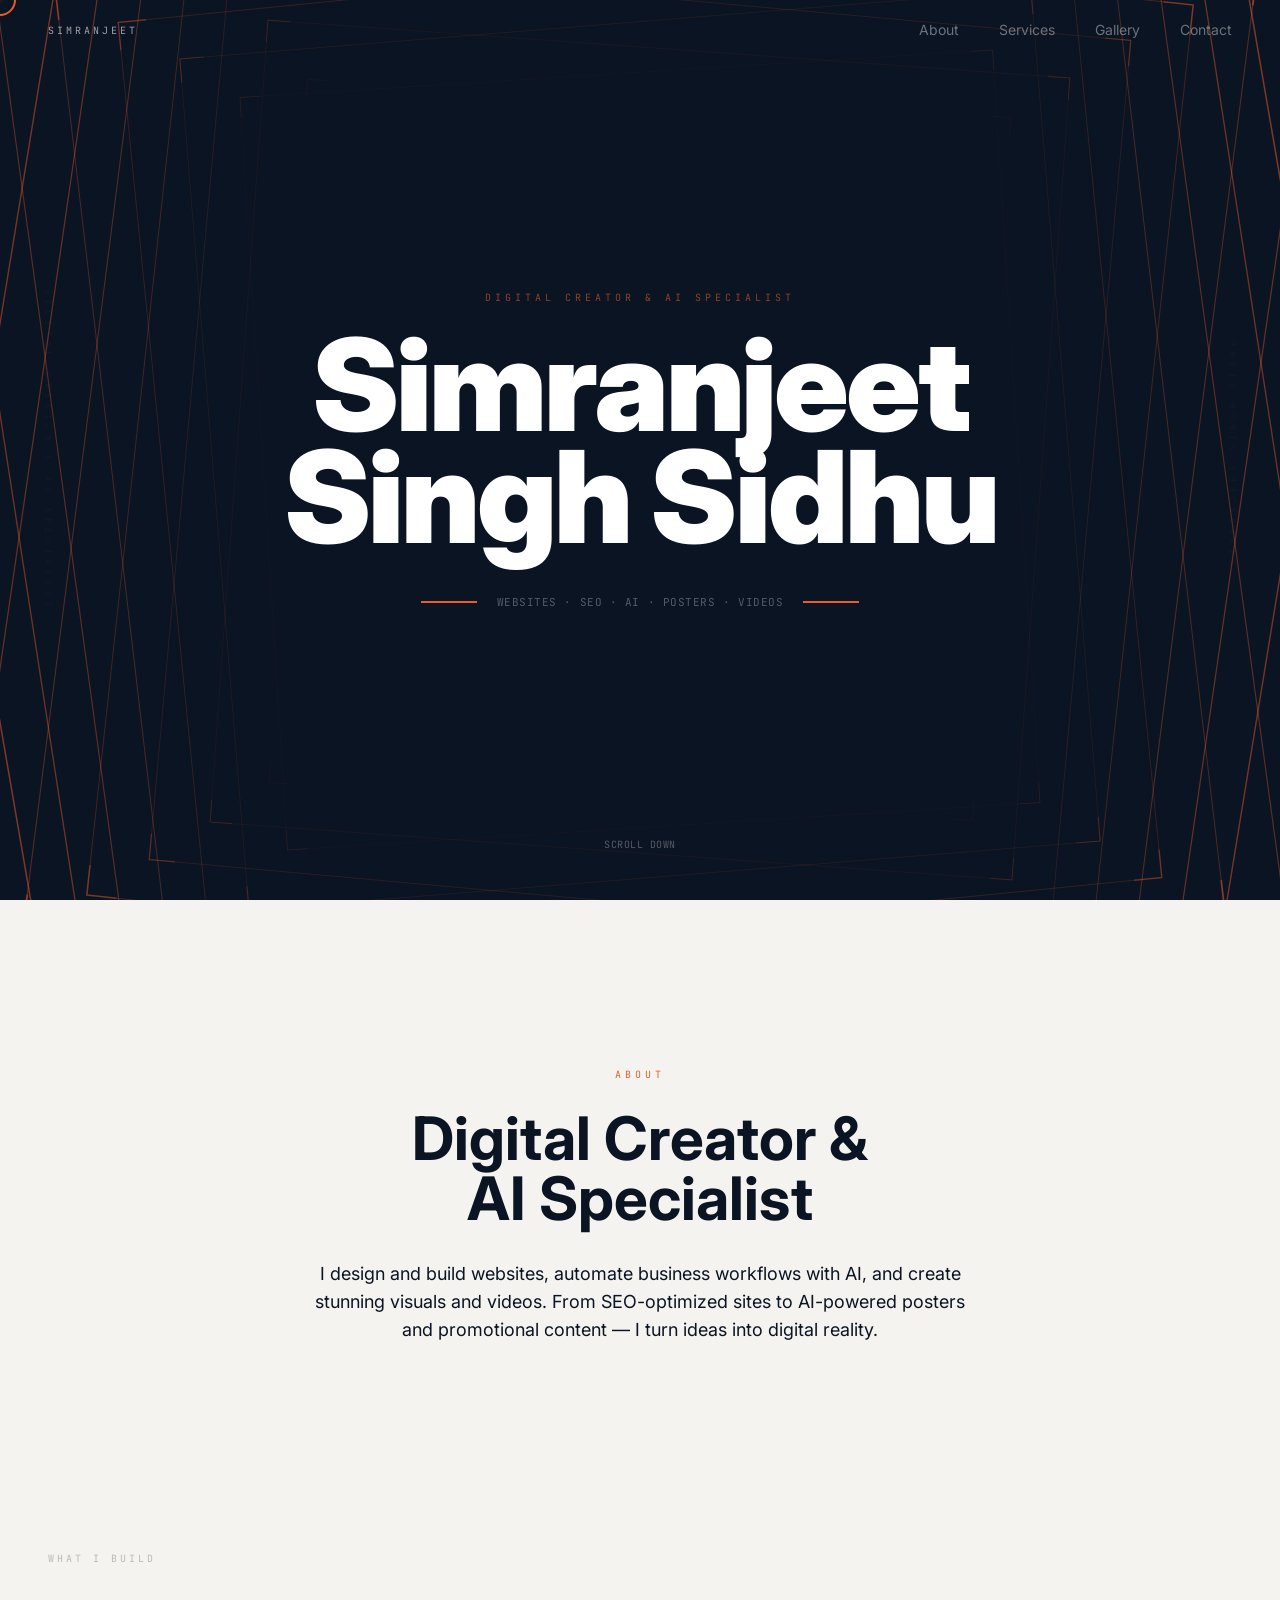
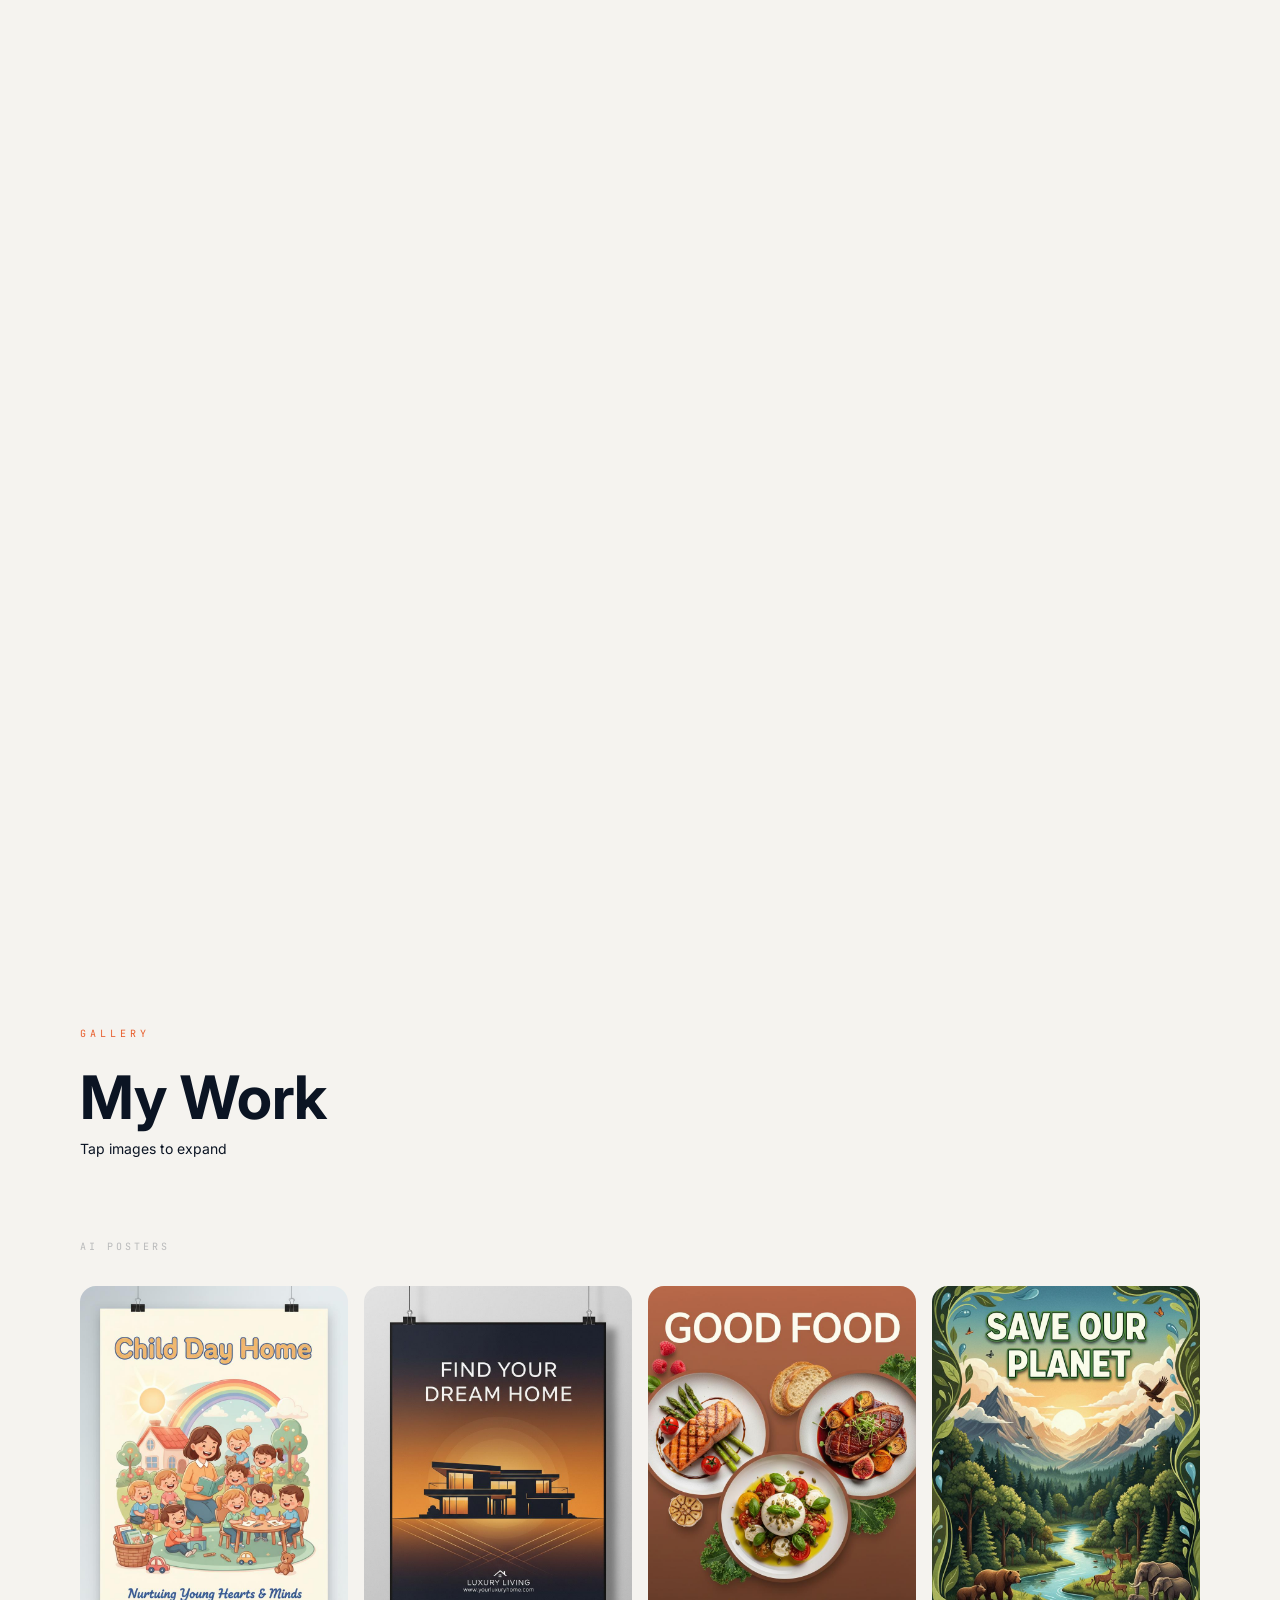
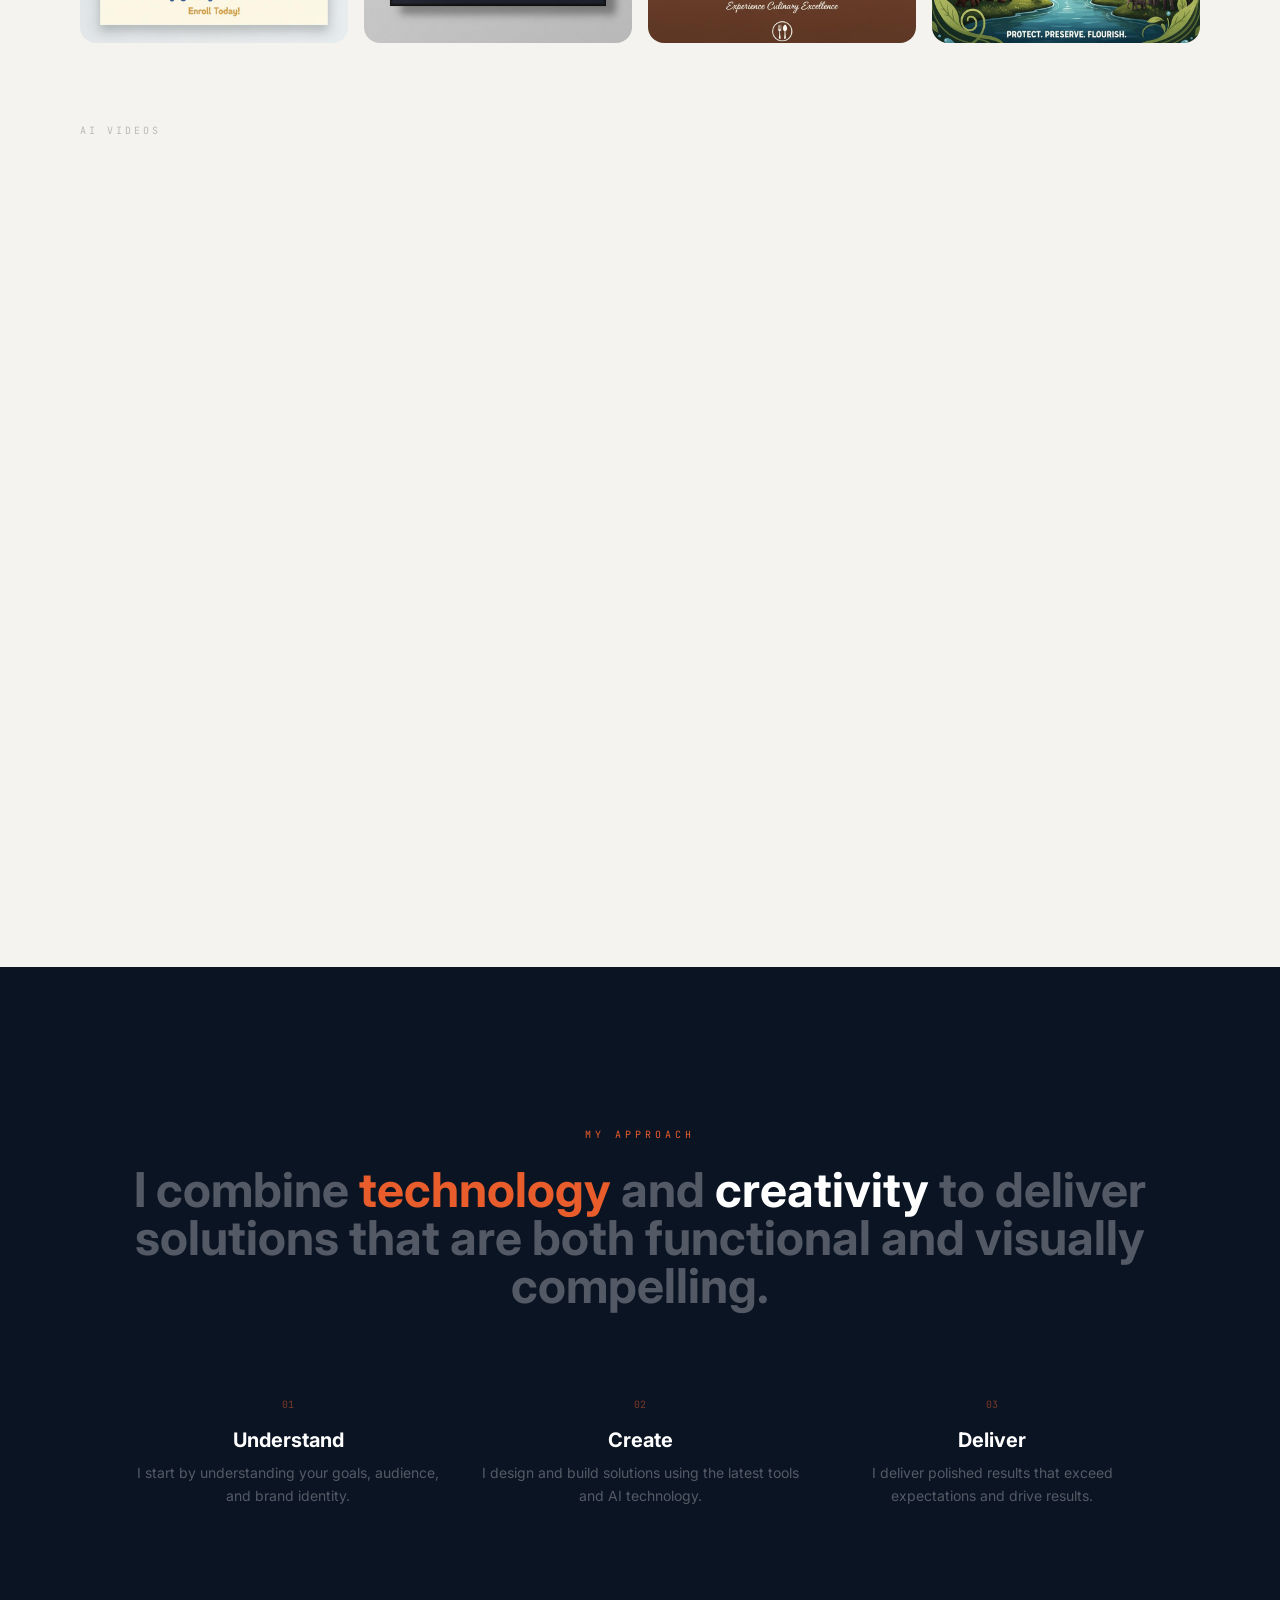
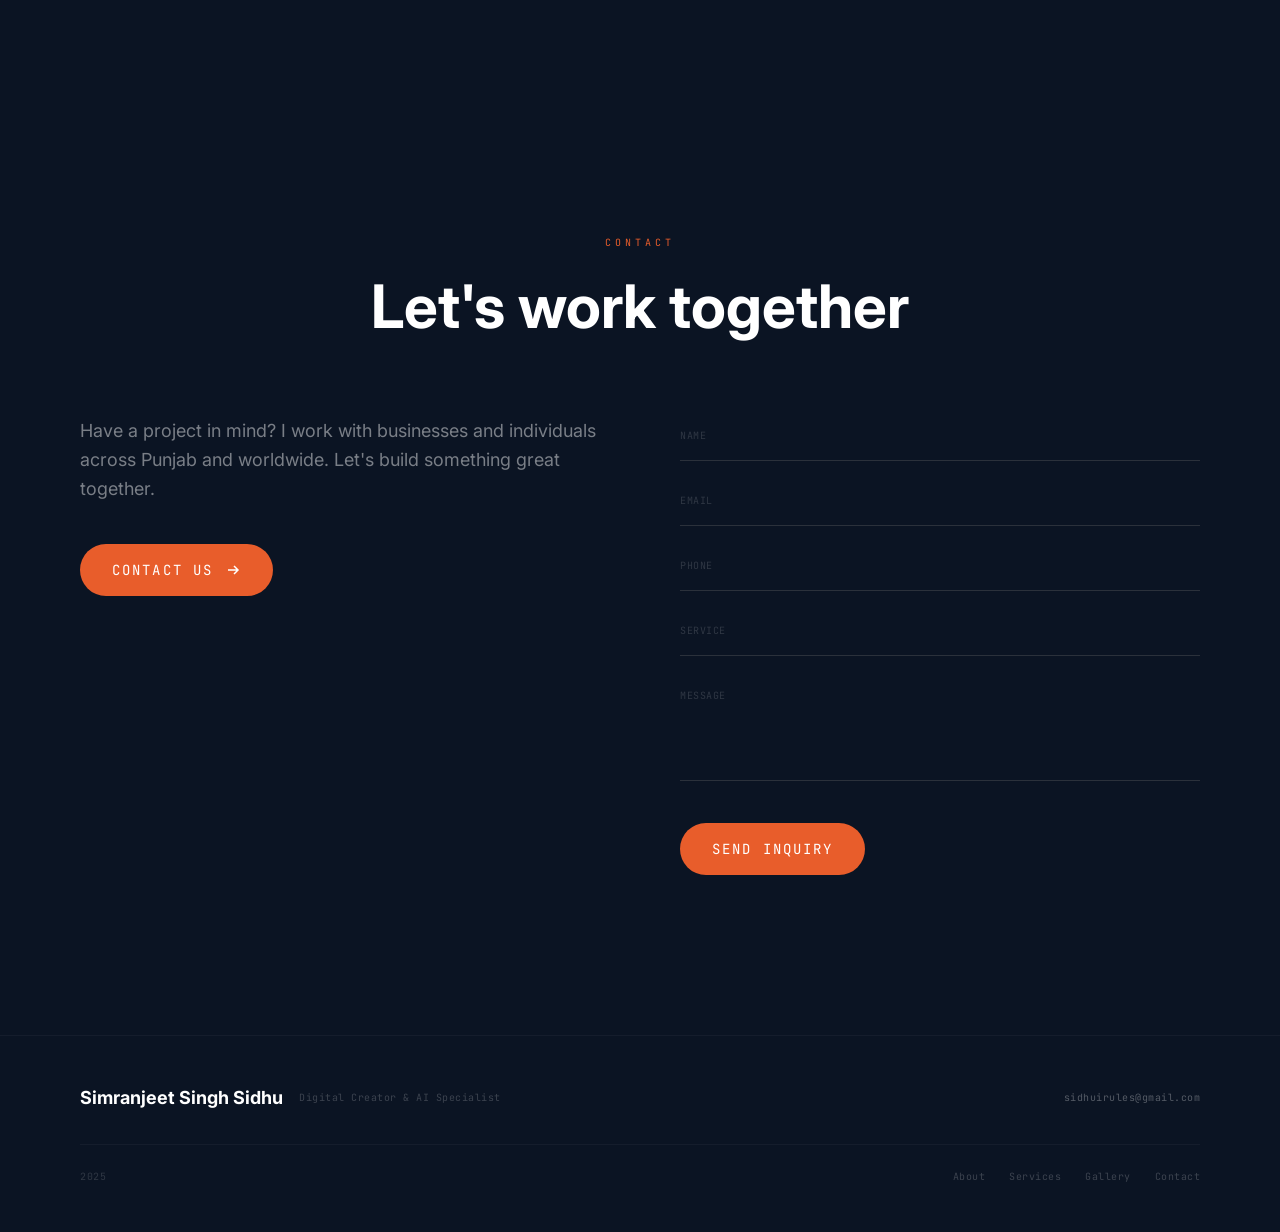
<file: contact.html>
<!doctype html>
<html lang="en">
  <head>
    <meta charset="UTF-8" />
    <meta name="viewport" content="width=device-width, initial-scale=1.0" />
    <title>Contact Simranjeet Singh Sidhu | Hire Web Developer Punjab & Canada</title>
    <meta name="description" content="Contact Simranjeet Singh Sidhu for website development, SEO, AI automation, AI posters, and AI videos. Serving Punjab, India and Canada. Get in touch today." />
    <meta name="keywords" content="web developer Punjab, SEO services Punjab, AI automation India, AI poster design, AI video creation, digital creator Punjab, freelance web developer Ludhiana, web developer Chandigarh, freelance developer India, SEO expert Punjab, AI content creator Canada, web developer Canada, SEO services Canada, AI automation Canada, digital marketing Punjab, website designer Ludhiana, website developer Amritsar, website designer Jalandhar, SEO specialist India, AI video editor Punjab, AI poster maker India, web development services, best web developer Punjab, affordable website India, AI solutions developer, Simranjeet Singh Sidhu, Sidhu digital creator" />
    <meta name="robots" content="index, follow, max-snippet:-1, max-image-preview:large, max-video-preview:-1" />
    <meta name="author" content="Simranjeet Singh Sidhu" />
    <meta name="theme-color" content="#0B1423" />
    <meta name="geo.region" content="IN-PB" />
    <meta name="geo.placename" content="Punjab, India" />
    <meta name="geo.position" content="31.1471;75.3412" />
    <meta name="ICBM" content="31.1471, 75.3412" />
    <link rel="canonical" href="https://simranjeet-sidhu.github.io/profile/" />

    <!-- Open Graph / Facebook -->
    <meta property="og:type" content="website" />
    <meta property="og:url" content="https://simranjeet-sidhu.github.io/profile/" />
    <meta property="og:title" content="Contact | Hire Web Developer & AI Specialist" />
    <meta property="og:description" content="Contact Simranjeet Singh Sidhu for website development, SEO, AI automation, and AI content creation. Serving Punjab, India and Canada." />
    <meta property="og:image" content="og-image.jpg" />
    <meta property="og:locale" content="en_IN" />

    <!-- Twitter -->
    <meta property="twitter:card" content="summary_large_image" />
    <meta property="twitter:url" content="https://simranjeet-sidhu.github.io/profile/" />
    <meta property="twitter:title" content="Contact | Hire Web Developer & AI Specialist" />
    <meta property="twitter:description" content="Contact Simranjeet Singh Sidhu for website development, SEO, AI automation, and AI content creation. Serving Punjab, India and Canada." />
    <meta property="twitter:image" content="og-image.jpg" />

    <!-- Alternate Languages / Regions -->
    <link rel="alternate" href="https://simranjeet-sidhu.github.io/profile/" hreflang="x-default" />
    <link rel="alternate" href="https://simranjeet-sidhu.github.io/profile/" hreflang="en-in" />
    <link rel="alternate" href="https://simranjeet-sidhu.github.io/profile/" hreflang="en-ca" />
    <link rel="alternate" href="https://simranjeet-sidhu.github.io/profile/" hreflang="en-us" />

    <!-- Structured Data -->
    <script type="application/ld+json">
    {
      "@context": "https://schema.org",
      "@graph": [
        {
          "@type": "Person",
          "@id": "https://simranjeet-sidhu.github.io/profile/#person",
          "name": "Simranjeet Singh Sidhu",
          "url": "https://simranjeet-sidhu.github.io/profile/",
          "image": "https://simranjeet-sidhu.github.io/profile/og-image.jpg",
          "jobTitle": "Digital Creator & AI Specialist",
          "description": "I design and build websites, automate business workflows with AI, and create stunning visuals and videos for clients in Punjab, India, and Canada.",
          "email": "mailto:sidhuirules@gmail.com",
          "address": {
            "@type": "PostalAddress",
            "addressCountry": "IN",
            "addressRegion": "Punjab"
          },
          "knowsAbout": [
            "Web Development",
            "SEO",
            "AI Automation",
            "AI Poster Design",
            "AI Video Creation",
            "Digital Marketing",
            "Website Design Punjab",
            "AI Solutions India"
          ],
          "makesOffer": [
            {
              "@type": "Offer",
              "itemOffered": {
                "@type": "Service",
                "name": "Website Development with SEO",
                "description": "Modern responsive websites with search engine optimization for Punjab, India and Canada markets."
              }
            },
            {
              "@type": "Offer",
              "itemOffered": {
                "@type": "Service",
                "name": "AI Automation",
                "description": "Smart AI workflows and business process automation."
              }
            },
            {
              "@type": "Offer",
              "itemOffered": {
                "@type": "Service",
                "name": "AI Poster Design",
                "description": "Eye-catching AI-generated poster designs for marketing and branding."
              }
            },
            {
              "@type": "Offer",
              "itemOffered": {
                "@type": "Service",
                "name": "AI Video Creation",
                "description": "Professional AI-powered video content creation for social media and advertising."
              }
            }
          ]
        },
        {
          "@type": "WebSite",
          "@id": "https://simranjeet-sidhu.github.io/profile/#website",
          "url": "https://simranjeet-sidhu.github.io/profile/",
          "name": "Simranjeet Singh Sidhu Portfolio",
          "publisher": {
            "@id": "https://simranjeet-sidhu.github.io/profile/#person"
          },
          "potentialAction": {
            "@type": "SearchAction",
            "target": {
              "@type": "EntryPoint",
              "urlTemplate": "https://simranjeet-sidhu.github.io/profile/?q={search_term_string}"
            },
            "query-input": "required name=search_term_string"
          }
        },
        {
          "@type": "WebPage",
          "@id": "https://simranjeet-sidhu.github.io/profile/#webpage",
          "url": "https://simranjeet-sidhu.github.io/profile/",
          "name": "Simranjeet Singh Sidhu | Digital Creator & AI Specialist",
          "description": "Simranjeet Singh Sidhu — Digital Creator & AI Specialist. Websites, SEO, AI Automations, AI Posters, AI Videos. Serving Punjab, India and Canada.",
          "inLanguage": "en",
          "about": {
            "@id": "https://simranjeet-sidhu.github.io/profile/#person"
          },
          "isPartOf": {
            "@id": "https://simranjeet-sidhu.github.io/profile/#website"
          }
        },
        {
          "@type": "ProfessionalService",
          "@id": "https://simranjeet-sidhu.github.io/profile/#business",
          "name": "Simranjeet Singh Sidhu Digital Services",
          "url": "https://simranjeet-sidhu.github.io/profile/",
          "image": "https://simranjeet-sidhu.github.io/profile/og-image.jpg",
          "description": "Digital Creator & AI Specialist offering web development, SEO, AI automation, AI posters, and AI videos for clients in Punjab, India and Canada.",
          "email": "sidhuirules@gmail.com",
          "areaServed": [
            {
              "@type": "City",
              "name": "Ludhiana",
              "containedInPlace": {
                "@type": "State",
                "name": "Punjab",
                "containedInPlace": {
                  "@type": "Country",
                  "name": "India"
                }
              }
            },
            {
              "@type": "City",
              "name": "Chandigarh"
            },
            {
              "@type": "City",
              "name": "Amritsar"
            },
            {
              "@type": "City",
              "name": "Jalandhar"
            },
            {
              "@type": "City",
              "name": "Patiala"
            },
            {
              "@type": "State",
              "name": "Punjab",
              "containedInPlace": {
                "@type": "Country",
                "name": "India"
              }
            },
            {
              "@type": "Country",
              "name": "India"
            },
            {
              "@type": "Country",
              "name": "Canada"
            }
          ],
          "serviceType": [
            "Website Development",
            "SEO Services",
            "AI Automation",
            "AI Content Creation",
            "AI Poster Design",
            "AI Video Creation"
          ],
          "hasOfferCatalog": {
            "@type": "OfferCatalog",
            "name": "Digital Services",
            "itemListElement": [
              {
                "@type": "Offer",
                "itemOffered": {
                  "@type": "Service",
                  "name": "Website Development with SEO",
                  "description": "Modern responsive websites built with SEO for Punjab, India, and Canada markets."
                }
              },
              {
                "@type": "Offer",
                "itemOffered": {
                  "@type": "Service",
                  "name": "AI Automation Services",
                  "description": "Smart AI-powered workflow automation for businesses."
                }
              },
              {
                "@type": "Offer",
                "itemOffered": {
                  "@type": "Service",
                  "name": "AI Poster Design",
                  "description": "Custom AI-generated posters for marketing and social media."
                }
              },
              {
                "@type": "Offer",
                "itemOffered": {
                  "@type": "Service",
                  "name": "AI Video Creation",
                  "description": "Professional AI-powered video content for advertising."
                }
              }
            ]
          }
        },
        {
          "@type": "BreadcrumbList",
          "itemListElement": [
            {
              "@type": "ListItem",
              "position": 1,
              "name": "Home",
              "item": "https://simranjeet-sidhu.github.io/profile/"
            },
            {
              "@type": "ListItem",
              "position": 2,
              "name": "Contact",
              "item": "https://simranjeet-sidhu.github.io/profile/contact.html"
            }
          ]
        }
      ]
    }
    </script>

    <!-- Hidden SEO Location Content (visible to crawlers, minimal visual impact) -->
    <div style="position:absolute;left:-9999px;width:1px;height:1px;overflow:hidden;" aria-hidden="true">
      <h1>Contact Simranjeet Singh Sidhu - Hire Digital Creator Punjab Canada</h1>
      <p>Get in touch with Simranjeet Singh Sidhu for professional digital services. Whether you need a website, SEO optimization, AI automation, AI posters, or AI videos, Simranjeet is ready to help. Available for projects across Ludhiana, Chandigarh, Amritsar, Jalandhar, Patiala in Punjab India, and clients in Canada. Email: sidhuirules@gmail.com</p>
      <h2>Web Developer in Ludhiana, Punjab</h2>
      <p>Freelance web developer and digital creator based in Punjab, India. Specializing in modern responsive websites, search engine optimization, AI-powered automation, and creative AI content including posters and videos.</p>
      <h2>SEO Services Punjab India</h2>
      <p>Data-driven SEO strategies to help Punjab businesses rank higher on Google. Local SEO for Ludhiana, Chandigarh, Amritsar, Jalandhar, and surrounding areas in Punjab.</p>
      <h2>AI Automation India and Canada</h2>
      <p>Smart AI workflows that save time and streamline business operations. AI automation services available for clients in India (Punjab) and Canada.</p>
      <h2>AI Poster Design and AI Video Creation</h2>
      <p>Professional AI-generated poster designs and AI-powered video content creation for marketing, social media, and advertising campaigns in Punjab and Canada.</p>
      <ul>
        <li>Website Developer Ludhiana Punjab</li>
        <li>SEO Expert Chandigarh Punjab</li>
        <li>AI Solutions Developer Amritsar</li>
        <li>Digital Creator Jalandhar Punjab</li>
        <li>Freelance Web Developer Patiala</li>
        <li>AI Content Creator India Canada</li>
        <li>Best Web Designer Punjab India</li>
        <li>Affordable Website Development India</li>
        <li>AI Video Editor Punjab</li>
        <li>AI Poster Maker India</li>
      </ul>
    </div>

    <link rel="preconnect" href="https://fonts.googleapis.com" />
    <link rel="preconnect" href="https://fonts.gstatic.com" crossorigin />
    <link href="https://fonts.googleapis.com/css2?family=Inter:wght@300;400;500;600;700;800;900&family=JetBrains+Mono:wght@300;400;500;600;700&display=swap" rel="stylesheet" />
    <style>html,body{background:#0B1423;}</style>
    <script type="module" crossorigin src="./assets/index-D1kMN5HA.js"></script>
    <link rel="stylesheet" crossorigin href="./assets/index-CVim8vnk.css">
  </head>
  <body>
    <div id="root"></div>
  </body>
</html>
</file>
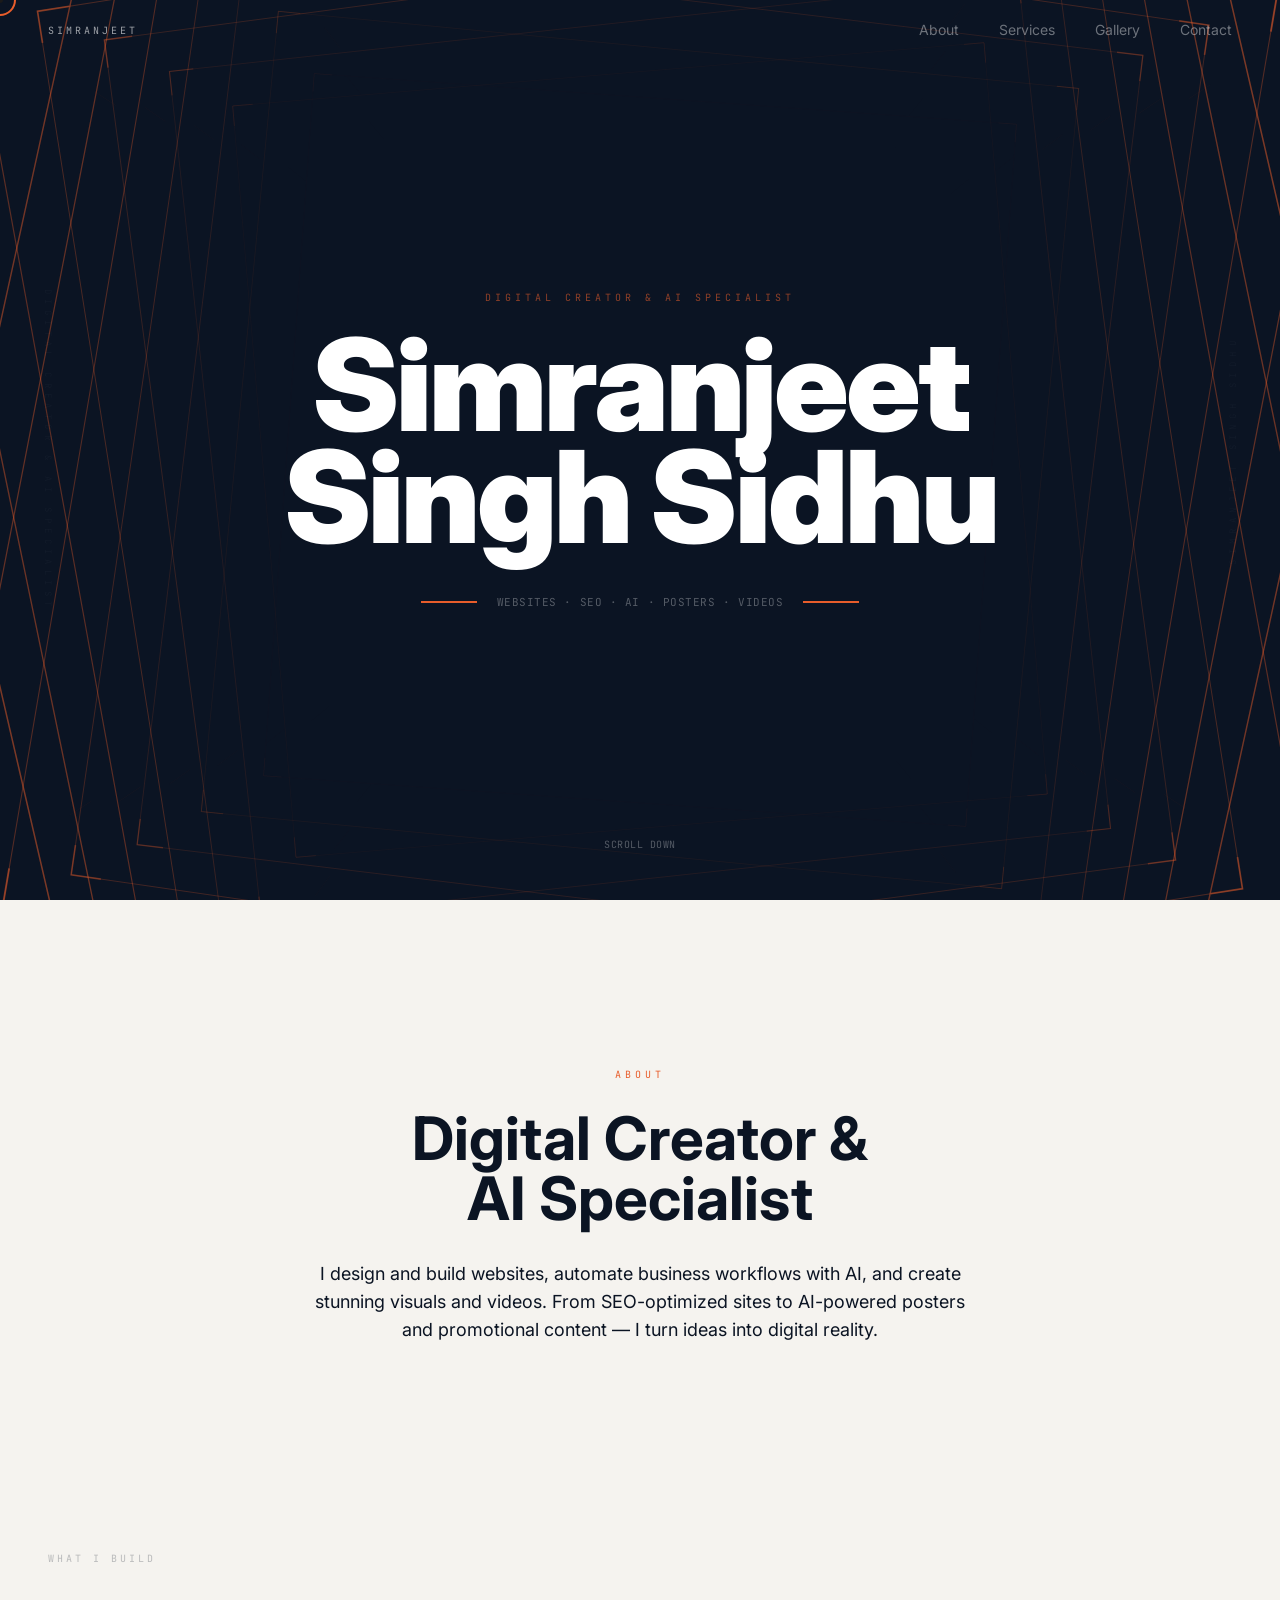
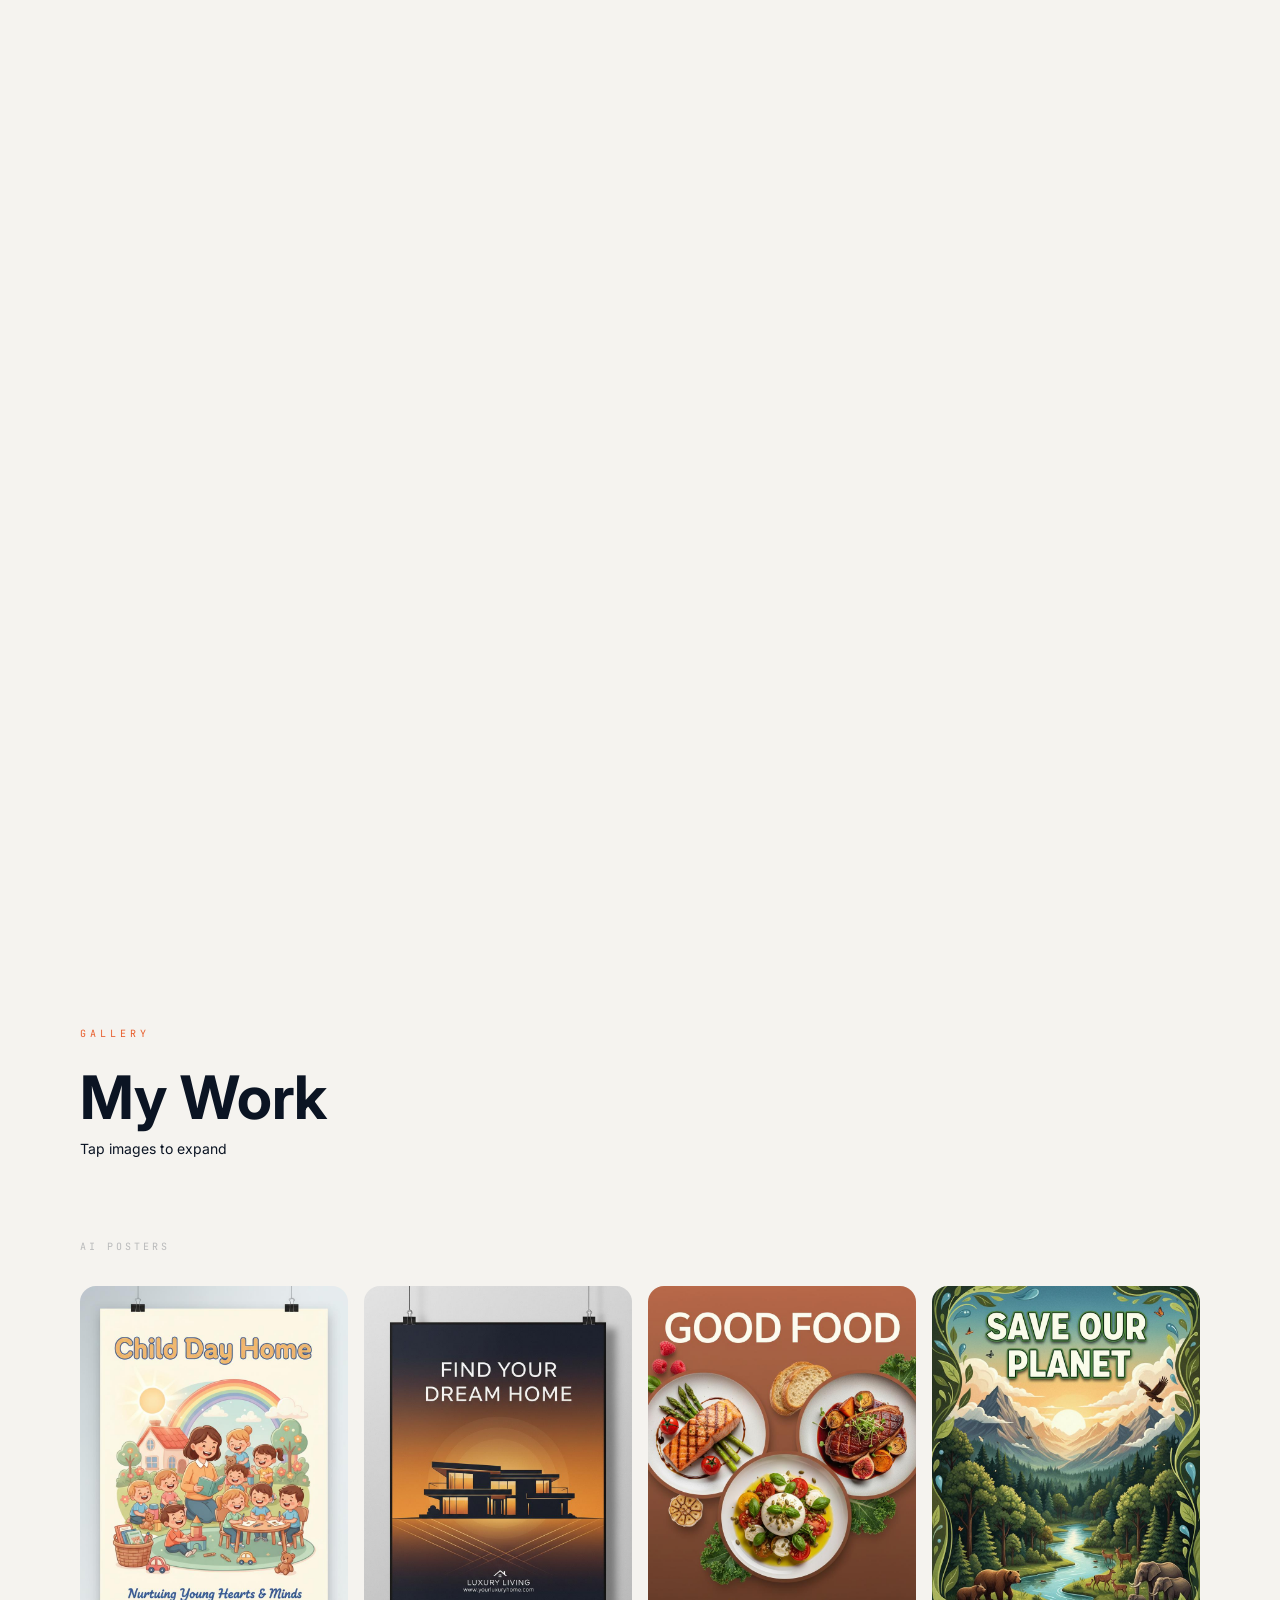
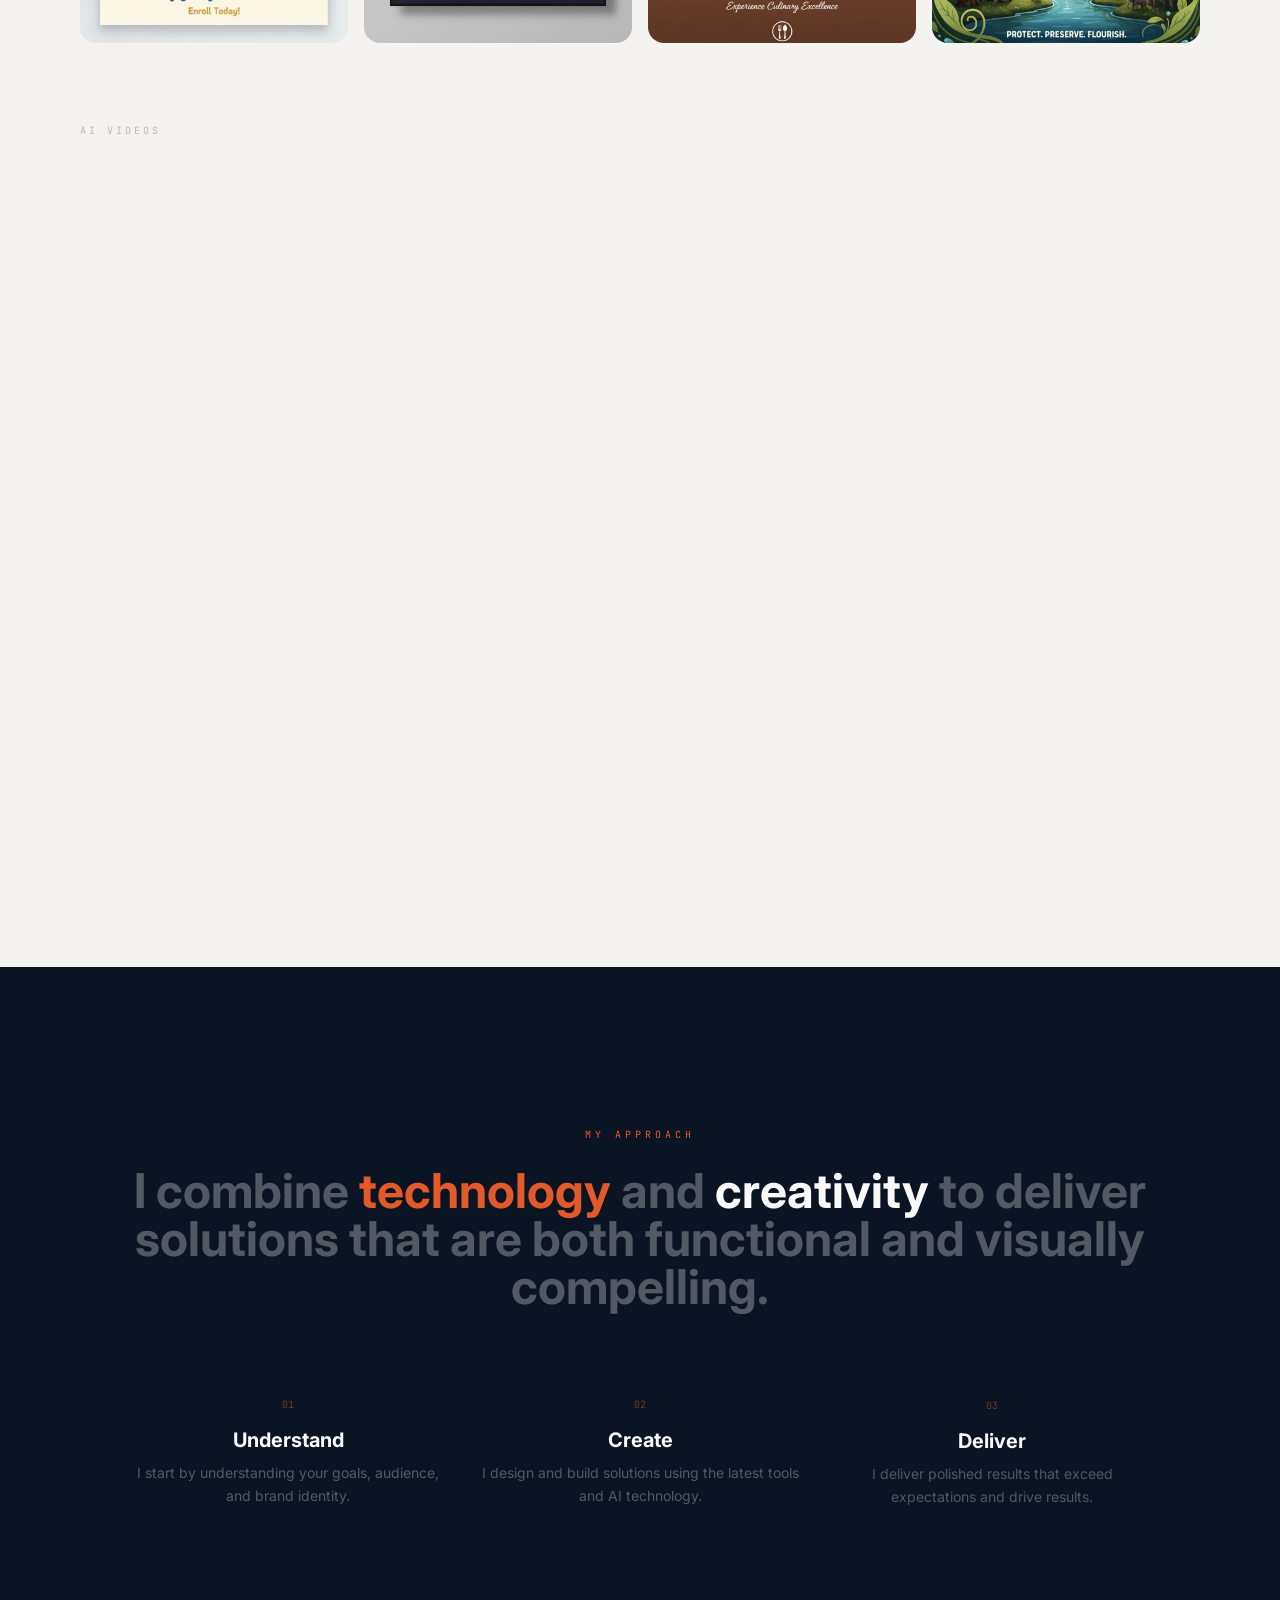
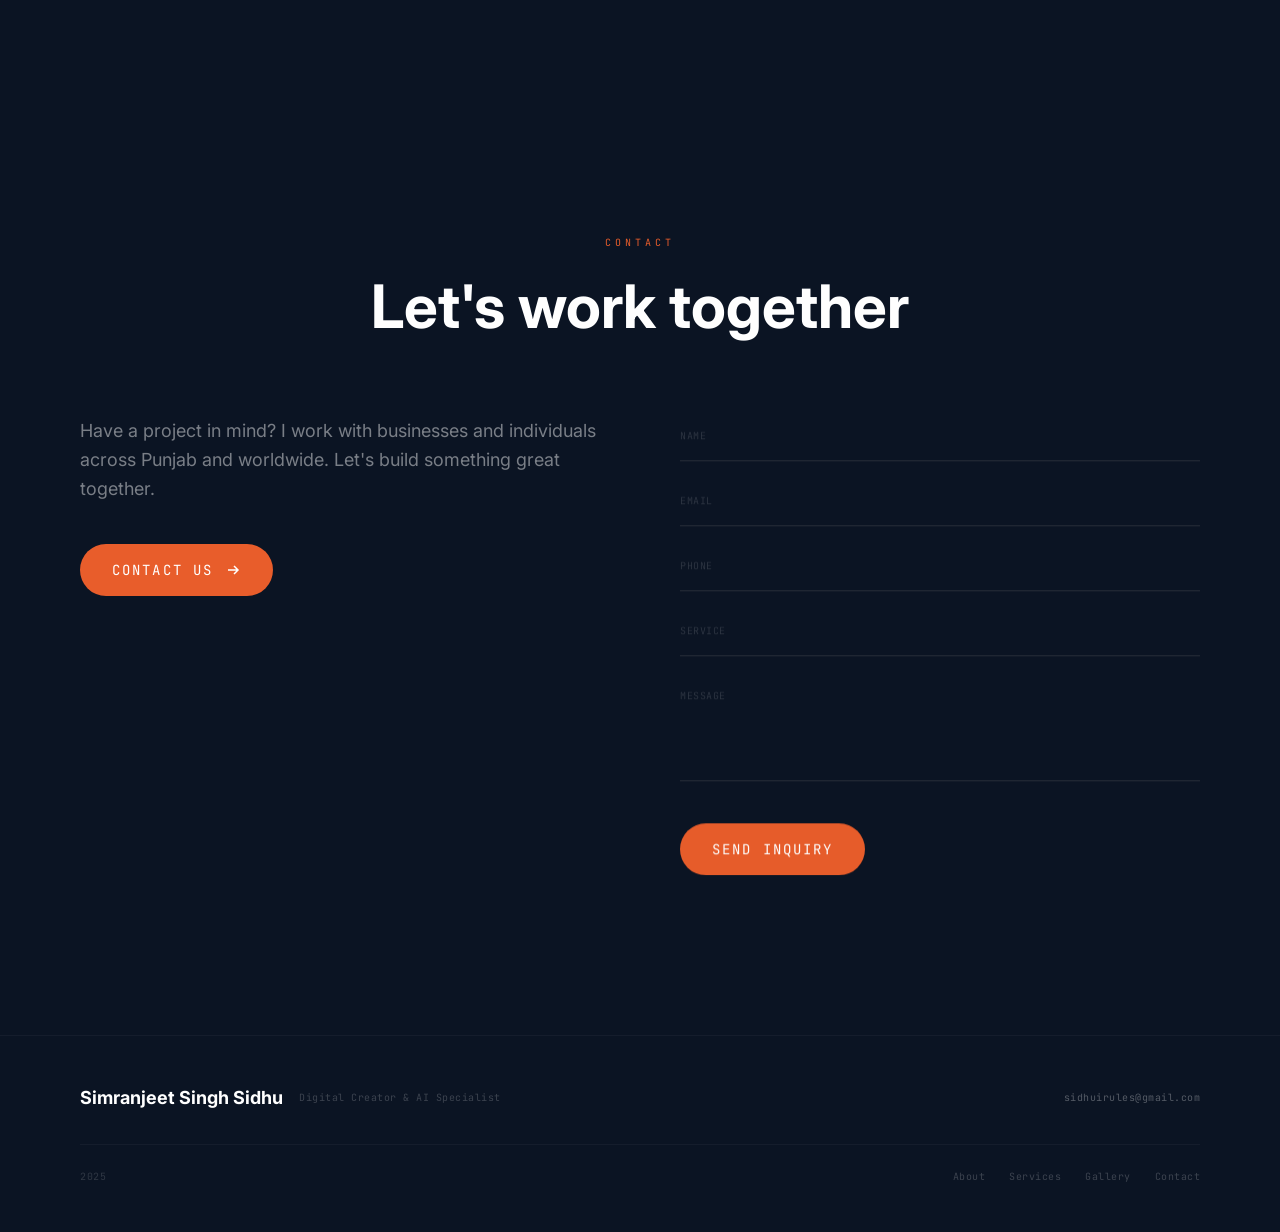
<file: gallery.html>
<!doctype html>
<html lang="en">
  <head>
    <meta charset="UTF-8" />
    <meta name="viewport" content="width=device-width, initial-scale=1.0" />
    <title>Portfolio Gallery | AI Posters & Videos by Simranjeet Singh Sidhu</title>
    <meta name="description" content="View the portfolio of Simranjeet Singh Sidhu. AI-generated posters, AI videos, website designs, and digital creations for clients in Punjab, India and Canada." />
    <meta name="keywords" content="web developer Punjab, SEO services Punjab, AI automation India, AI poster design, AI video creation, digital creator Punjab, freelance web developer Ludhiana, web developer Chandigarh, freelance developer India, SEO expert Punjab, AI content creator Canada, web developer Canada, SEO services Canada, AI automation Canada, digital marketing Punjab, website designer Ludhiana, website developer Amritsar, website designer Jalandhar, SEO specialist India, AI video editor Punjab, AI poster maker India, web development services, best web developer Punjab, affordable website India, AI solutions developer, Simranjeet Singh Sidhu, Sidhu digital creator" />
    <meta name="robots" content="index, follow, max-snippet:-1, max-image-preview:large, max-video-preview:-1" />
    <meta name="author" content="Simranjeet Singh Sidhu" />
    <meta name="theme-color" content="#0B1423" />
    <meta name="geo.region" content="IN-PB" />
    <meta name="geo.placename" content="Punjab, India" />
    <meta name="geo.position" content="31.1471;75.3412" />
    <meta name="ICBM" content="31.1471, 75.3412" />
    <link rel="canonical" href="https://simranjeet-sidhu.github.io/profile/" />

    <!-- Open Graph / Facebook -->
    <meta property="og:type" content="website" />
    <meta property="og:url" content="https://simranjeet-sidhu.github.io/profile/" />
    <meta property="og:title" content="Portfolio Gallery | AI Posters & Videos" />
    <meta property="og:description" content="View AI-generated posters, AI videos, and digital creations by Simranjeet Singh Sidhu. Portfolio showcase for Punjab, India and Canada clients." />
    <meta property="og:image" content="og-image.jpg" />
    <meta property="og:locale" content="en_IN" />

    <!-- Twitter -->
    <meta property="twitter:card" content="summary_large_image" />
    <meta property="twitter:url" content="https://simranjeet-sidhu.github.io/profile/" />
    <meta property="twitter:title" content="Portfolio Gallery | AI Posters & Videos" />
    <meta property="twitter:description" content="View AI-generated posters, AI videos, and digital creations by Simranjeet Singh Sidhu. Portfolio showcase for Punjab, India and Canada clients." />
    <meta property="twitter:image" content="og-image.jpg" />

    <!-- Alternate Languages / Regions -->
    <link rel="alternate" href="https://simranjeet-sidhu.github.io/profile/" hreflang="x-default" />
    <link rel="alternate" href="https://simranjeet-sidhu.github.io/profile/" hreflang="en-in" />
    <link rel="alternate" href="https://simranjeet-sidhu.github.io/profile/" hreflang="en-ca" />
    <link rel="alternate" href="https://simranjeet-sidhu.github.io/profile/" hreflang="en-us" />

    <!-- Structured Data -->
    <script type="application/ld+json">
    {
      "@context": "https://schema.org",
      "@graph": [
        {
          "@type": "Person",
          "@id": "https://simranjeet-sidhu.github.io/profile/#person",
          "name": "Simranjeet Singh Sidhu",
          "url": "https://simranjeet-sidhu.github.io/profile/",
          "image": "https://simranjeet-sidhu.github.io/profile/og-image.jpg",
          "jobTitle": "Digital Creator & AI Specialist",
          "description": "I design and build websites, automate business workflows with AI, and create stunning visuals and videos for clients in Punjab, India, and Canada.",
          "email": "mailto:sidhuirules@gmail.com",
          "address": {
            "@type": "PostalAddress",
            "addressCountry": "IN",
            "addressRegion": "Punjab"
          },
          "knowsAbout": [
            "Web Development",
            "SEO",
            "AI Automation",
            "AI Poster Design",
            "AI Video Creation",
            "Digital Marketing",
            "Website Design Punjab",
            "AI Solutions India"
          ],
          "makesOffer": [
            {
              "@type": "Offer",
              "itemOffered": {
                "@type": "Service",
                "name": "Website Development with SEO",
                "description": "Modern responsive websites with search engine optimization for Punjab, India and Canada markets."
              }
            },
            {
              "@type": "Offer",
              "itemOffered": {
                "@type": "Service",
                "name": "AI Automation",
                "description": "Smart AI workflows and business process automation."
              }
            },
            {
              "@type": "Offer",
              "itemOffered": {
                "@type": "Service",
                "name": "AI Poster Design",
                "description": "Eye-catching AI-generated poster designs for marketing and branding."
              }
            },
            {
              "@type": "Offer",
              "itemOffered": {
                "@type": "Service",
                "name": "AI Video Creation",
                "description": "Professional AI-powered video content creation for social media and advertising."
              }
            }
          ]
        },
        {
          "@type": "WebSite",
          "@id": "https://simranjeet-sidhu.github.io/profile/#website",
          "url": "https://simranjeet-sidhu.github.io/profile/",
          "name": "Simranjeet Singh Sidhu Portfolio",
          "publisher": {
            "@id": "https://simranjeet-sidhu.github.io/profile/#person"
          },
          "potentialAction": {
            "@type": "SearchAction",
            "target": {
              "@type": "EntryPoint",
              "urlTemplate": "https://simranjeet-sidhu.github.io/profile/?q={search_term_string}"
            },
            "query-input": "required name=search_term_string"
          }
        },
        {
          "@type": "WebPage",
          "@id": "https://simranjeet-sidhu.github.io/profile/#webpage",
          "url": "https://simranjeet-sidhu.github.io/profile/",
          "name": "Simranjeet Singh Sidhu | Digital Creator & AI Specialist",
          "description": "Simranjeet Singh Sidhu — Digital Creator & AI Specialist. Websites, SEO, AI Automations, AI Posters, AI Videos. Serving Punjab, India and Canada.",
          "inLanguage": "en",
          "about": {
            "@id": "https://simranjeet-sidhu.github.io/profile/#person"
          },
          "isPartOf": {
            "@id": "https://simranjeet-sidhu.github.io/profile/#website"
          }
        },
        {
          "@type": "ProfessionalService",
          "@id": "https://simranjeet-sidhu.github.io/profile/#business",
          "name": "Simranjeet Singh Sidhu Digital Services",
          "url": "https://simranjeet-sidhu.github.io/profile/",
          "image": "https://simranjeet-sidhu.github.io/profile/og-image.jpg",
          "description": "Digital Creator & AI Specialist offering web development, SEO, AI automation, AI posters, and AI videos for clients in Punjab, India and Canada.",
          "email": "sidhuirules@gmail.com",
          "areaServed": [
            {
              "@type": "City",
              "name": "Ludhiana",
              "containedInPlace": {
                "@type": "State",
                "name": "Punjab",
                "containedInPlace": {
                  "@type": "Country",
                  "name": "India"
                }
              }
            },
            {
              "@type": "City",
              "name": "Chandigarh"
            },
            {
              "@type": "City",
              "name": "Amritsar"
            },
            {
              "@type": "City",
              "name": "Jalandhar"
            },
            {
              "@type": "City",
              "name": "Patiala"
            },
            {
              "@type": "State",
              "name": "Punjab",
              "containedInPlace": {
                "@type": "Country",
                "name": "India"
              }
            },
            {
              "@type": "Country",
              "name": "India"
            },
            {
              "@type": "Country",
              "name": "Canada"
            }
          ],
          "serviceType": [
            "Website Development",
            "SEO Services",
            "AI Automation",
            "AI Content Creation",
            "AI Poster Design",
            "AI Video Creation"
          ],
          "hasOfferCatalog": {
            "@type": "OfferCatalog",
            "name": "Digital Services",
            "itemListElement": [
              {
                "@type": "Offer",
                "itemOffered": {
                  "@type": "Service",
                  "name": "Website Development with SEO",
                  "description": "Modern responsive websites built with SEO for Punjab, India, and Canada markets."
                }
              },
              {
                "@type": "Offer",
                "itemOffered": {
                  "@type": "Service",
                  "name": "AI Automation Services",
                  "description": "Smart AI-powered workflow automation for businesses."
                }
              },
              {
                "@type": "Offer",
                "itemOffered": {
                  "@type": "Service",
                  "name": "AI Poster Design",
                  "description": "Custom AI-generated posters for marketing and social media."
                }
              },
              {
                "@type": "Offer",
                "itemOffered": {
                  "@type": "Service",
                  "name": "AI Video Creation",
                  "description": "Professional AI-powered video content for advertising."
                }
              }
            ]
          }
        },
        {
          "@type": "BreadcrumbList",
          "itemListElement": [
            {
              "@type": "ListItem",
              "position": 1,
              "name": "Home",
              "item": "https://simranjeet-sidhu.github.io/profile/"
            },
            {
              "@type": "ListItem",
              "position": 2,
              "name": "Gallery",
              "item": "https://simranjeet-sidhu.github.io/profile/gallery.html"
            }
          ]
        }
      ]
    }
    </script>

    <!-- Hidden SEO Location Content (visible to crawlers, minimal visual impact) -->
    <div style="position:absolute;left:-9999px;width:1px;height:1px;overflow:hidden;" aria-hidden="true">
      <h1>Portfolio Gallery - AI Posters and Videos by Simranjeet Singh Sidhu</h1>
      <p>Browse the creative portfolio of Simranjeet Singh Sidhu featuring AI-generated poster designs for child day homes, real estate, restaurants, and nature conservation. Also showcasing AI-powered video content creation for marketing and social media campaigns across Punjab India and Canada.</p>
      <h2>Web Developer in Ludhiana, Punjab</h2>
      <p>Freelance web developer and digital creator based in Punjab, India. Specializing in modern responsive websites, search engine optimization, AI-powered automation, and creative AI content including posters and videos.</p>
      <h2>SEO Services Punjab India</h2>
      <p>Data-driven SEO strategies to help Punjab businesses rank higher on Google. Local SEO for Ludhiana, Chandigarh, Amritsar, Jalandhar, and surrounding areas in Punjab.</p>
      <h2>AI Automation India and Canada</h2>
      <p>Smart AI workflows that save time and streamline business operations. AI automation services available for clients in India (Punjab) and Canada.</p>
      <h2>AI Poster Design and AI Video Creation</h2>
      <p>Professional AI-generated poster designs and AI-powered video content creation for marketing, social media, and advertising campaigns in Punjab and Canada.</p>
      <ul>
        <li>Website Developer Ludhiana Punjab</li>
        <li>SEO Expert Chandigarh Punjab</li>
        <li>AI Solutions Developer Amritsar</li>
        <li>Digital Creator Jalandhar Punjab</li>
        <li>Freelance Web Developer Patiala</li>
        <li>AI Content Creator India Canada</li>
        <li>Best Web Designer Punjab India</li>
        <li>Affordable Website Development India</li>
        <li>AI Video Editor Punjab</li>
        <li>AI Poster Maker India</li>
      </ul>
    </div>

    <link rel="preconnect" href="https://fonts.googleapis.com" />
    <link rel="preconnect" href="https://fonts.gstatic.com" crossorigin />
    <link href="https://fonts.googleapis.com/css2?family=Inter:wght@300;400;500;600;700;800;900&family=JetBrains+Mono:wght@300;400;500;600;700&display=swap" rel="stylesheet" />
    <style>html,body{background:#0B1423;}</style>
    <script type="module" crossorigin src="./assets/index-D1kMN5HA.js"></script>
    <link rel="stylesheet" crossorigin href="./assets/index-CVim8vnk.css">
  </head>
  <body>
    <div id="root"></div>
  </body>
</html>
</file>
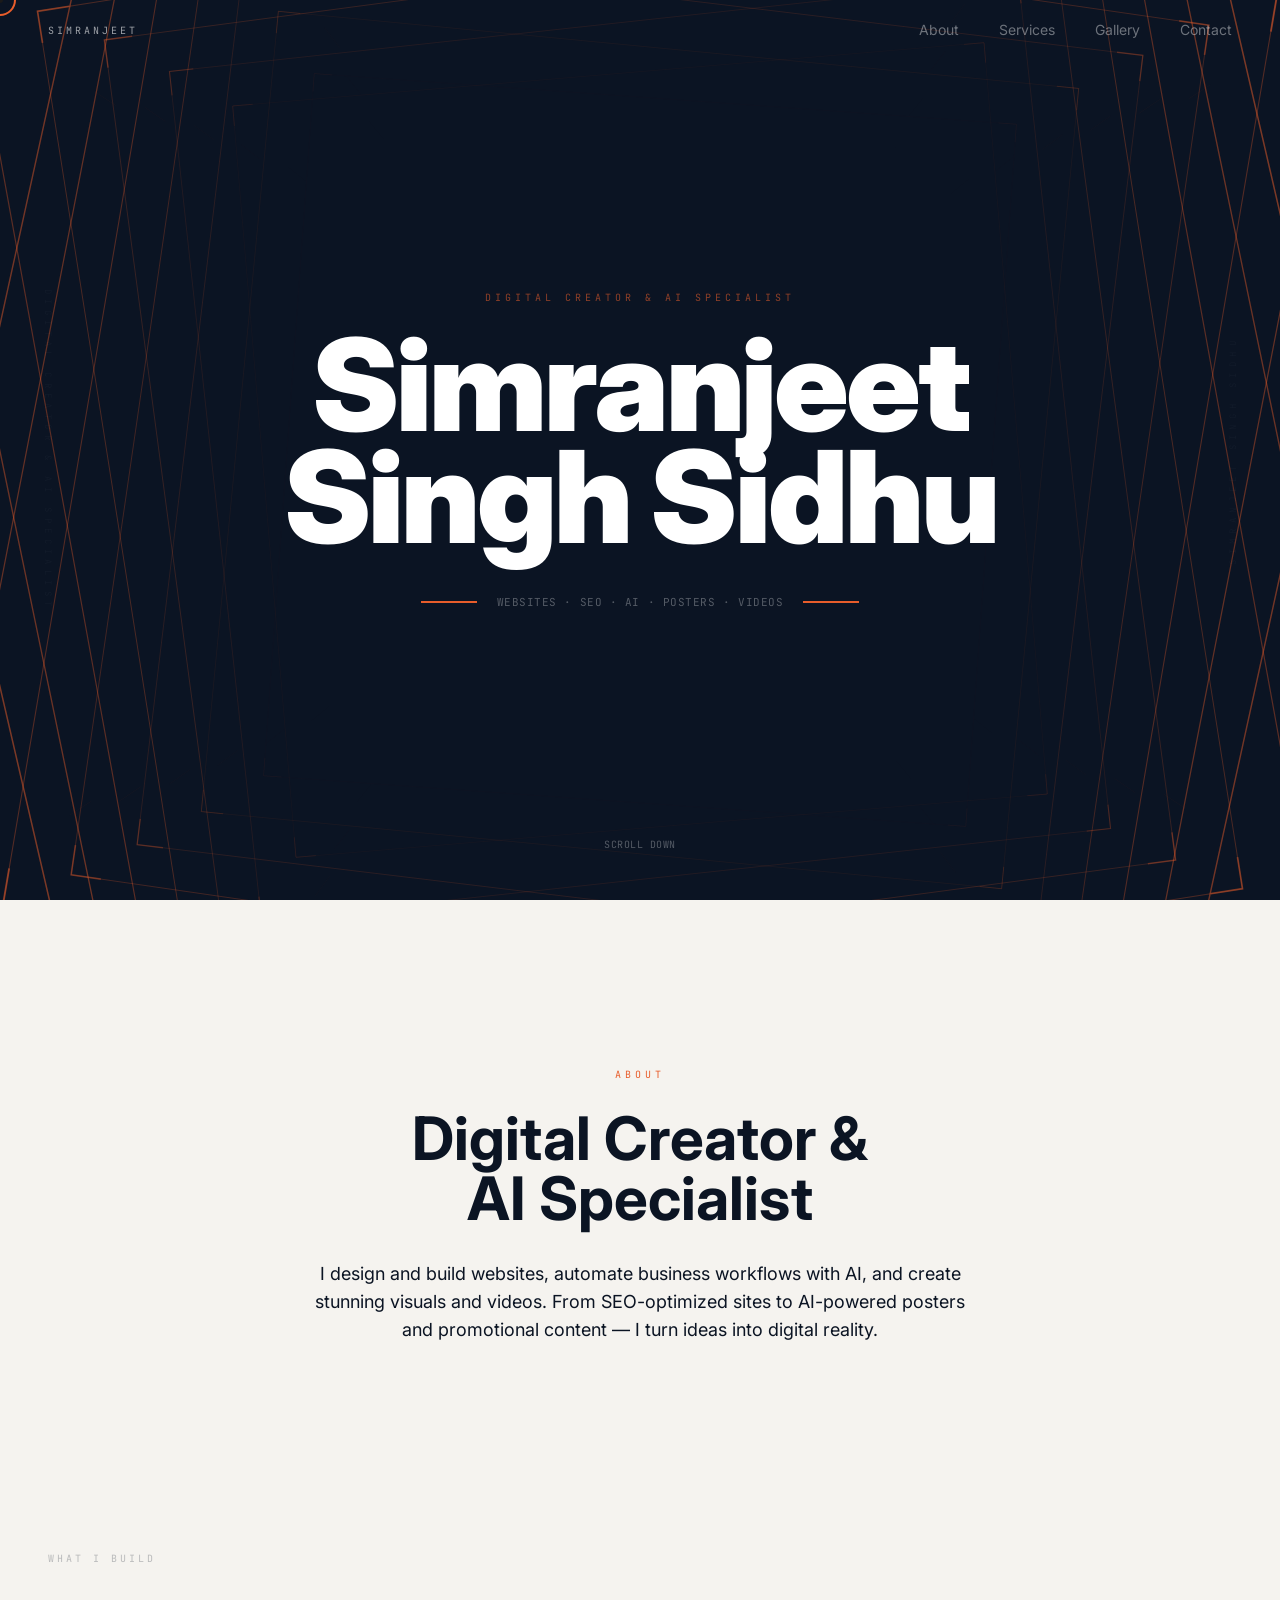
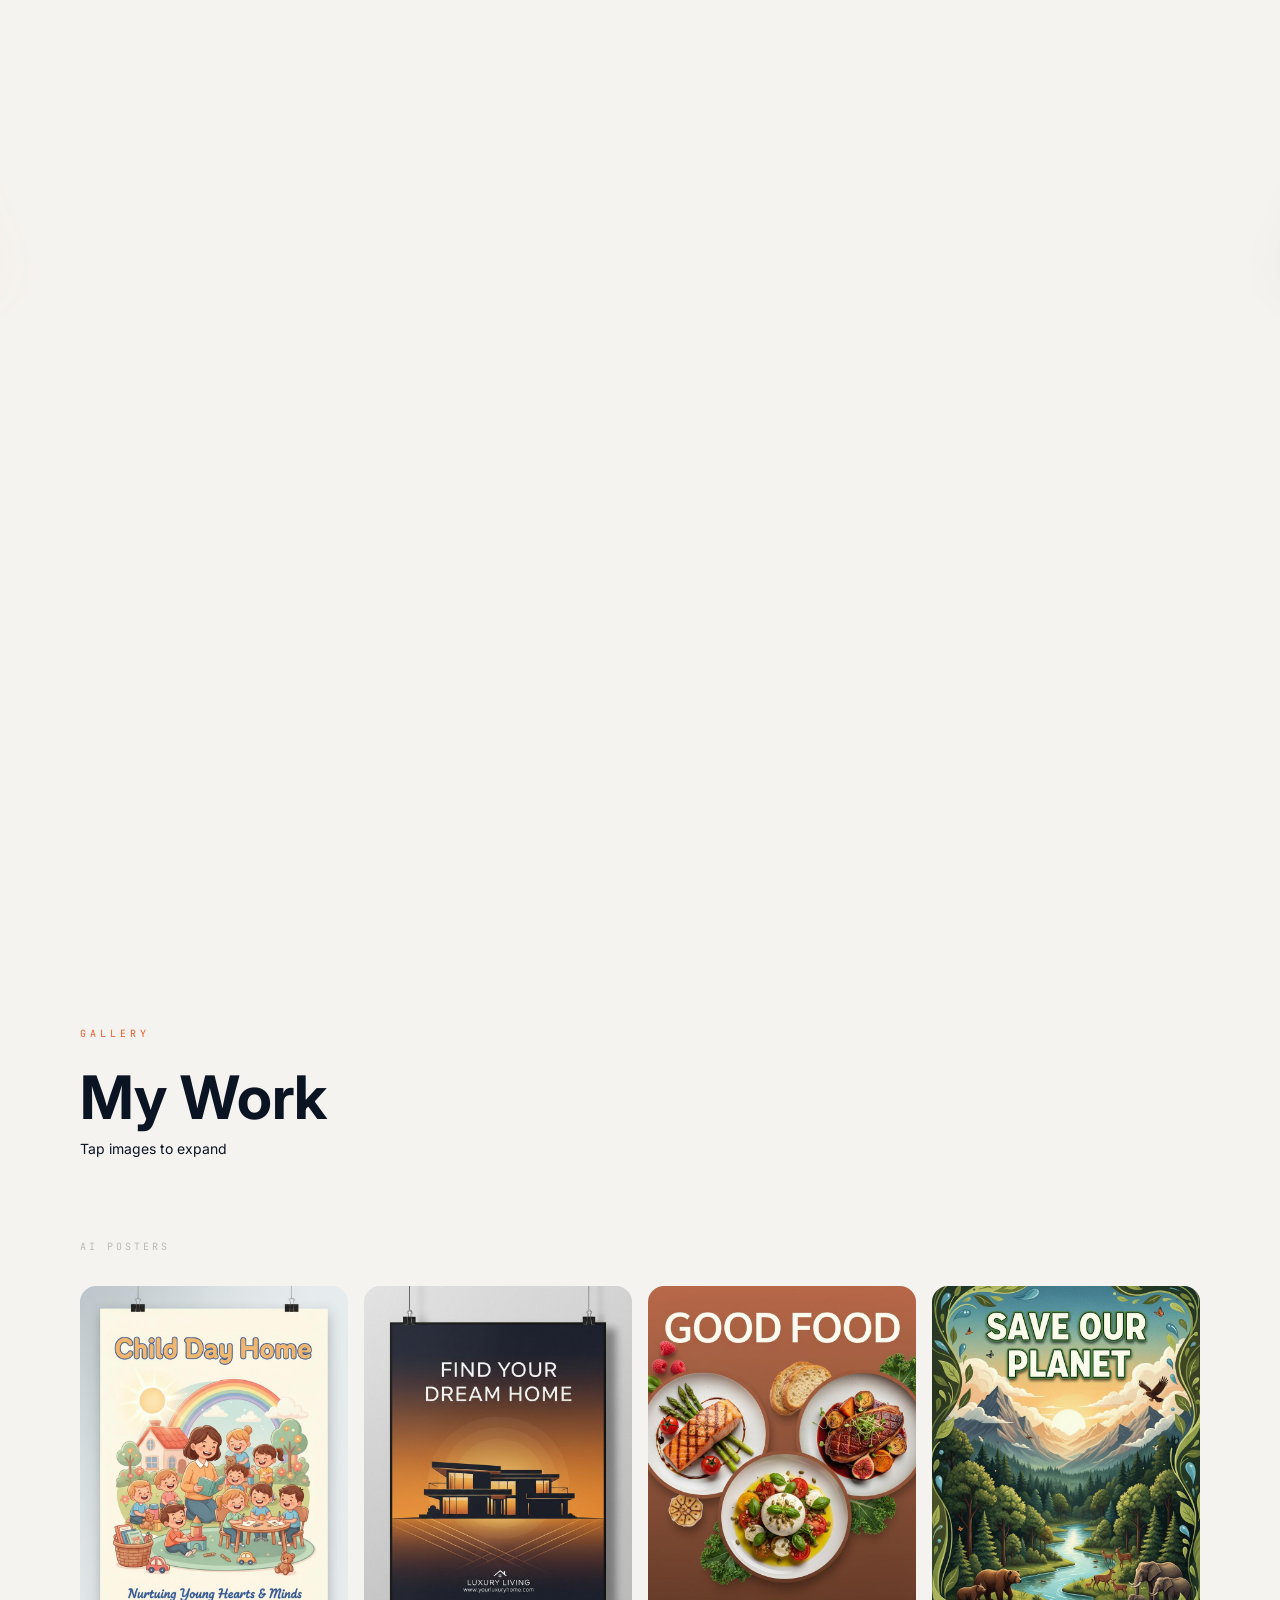
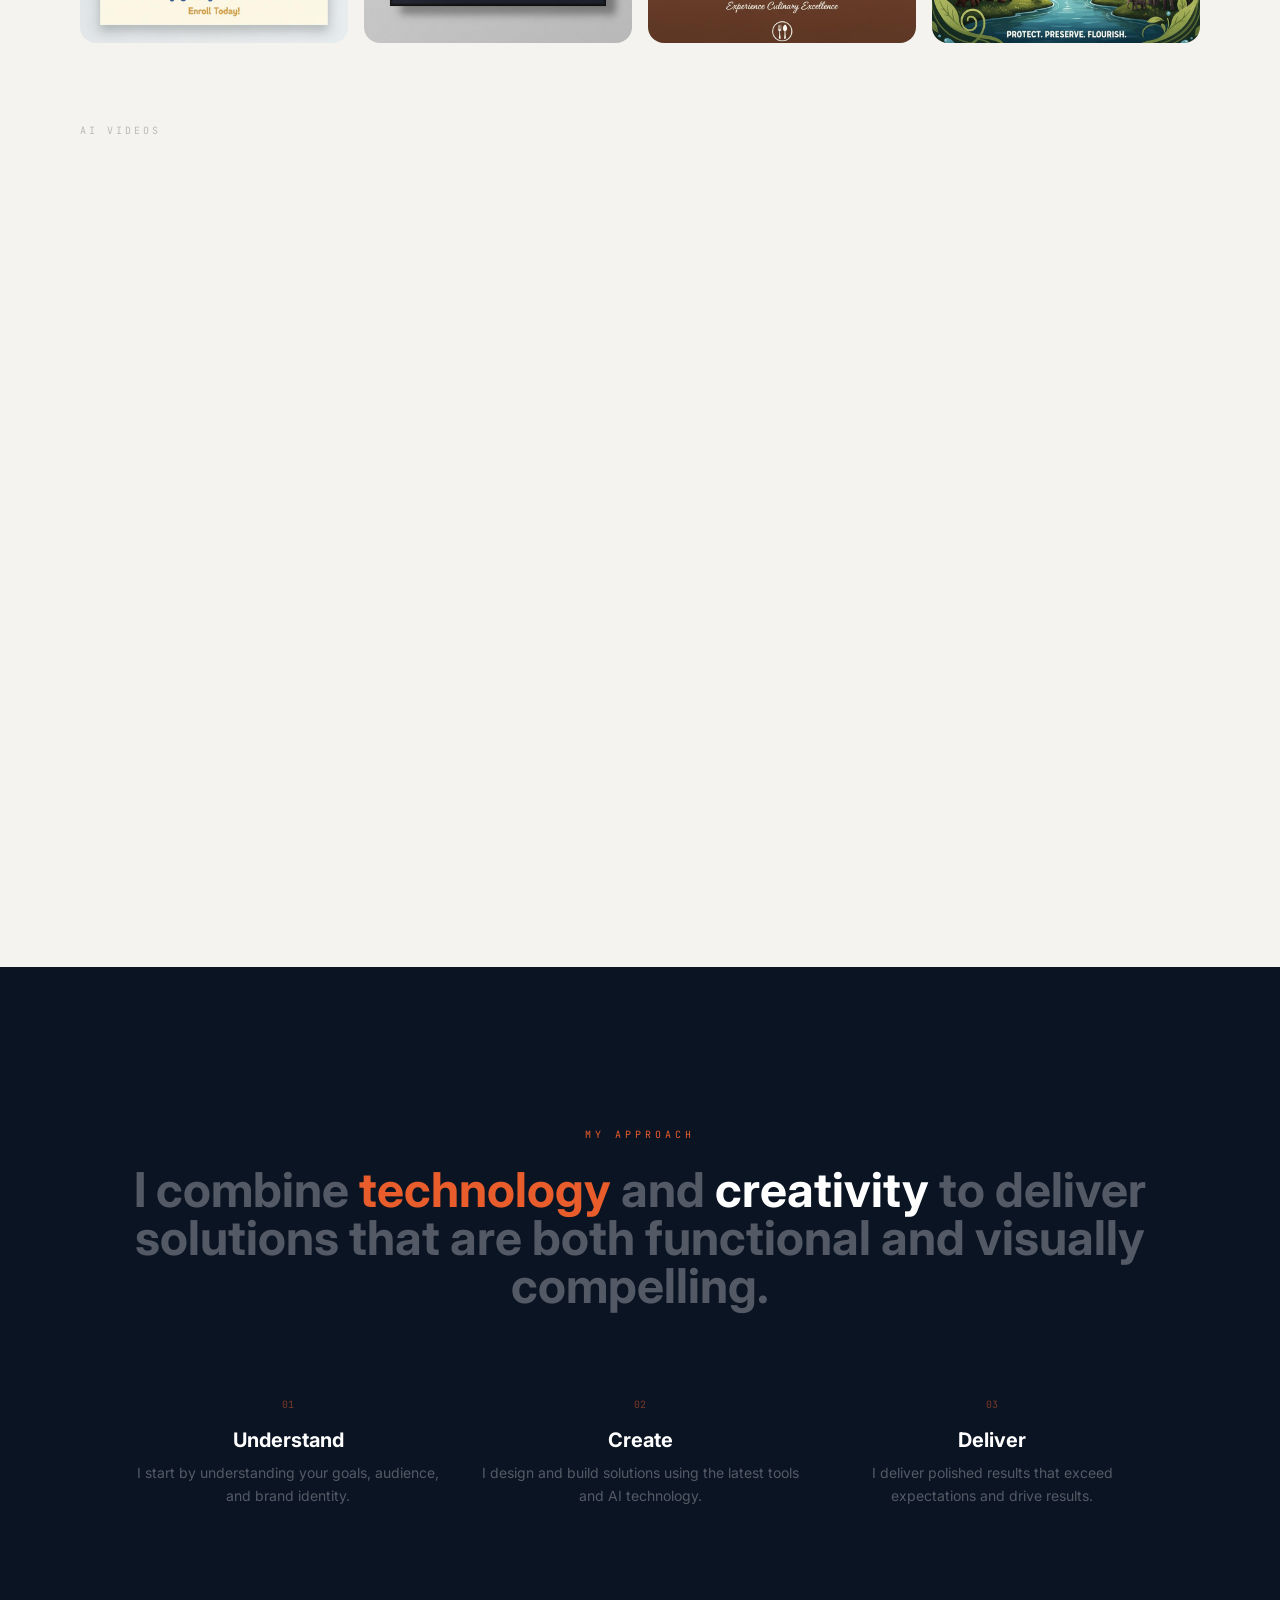
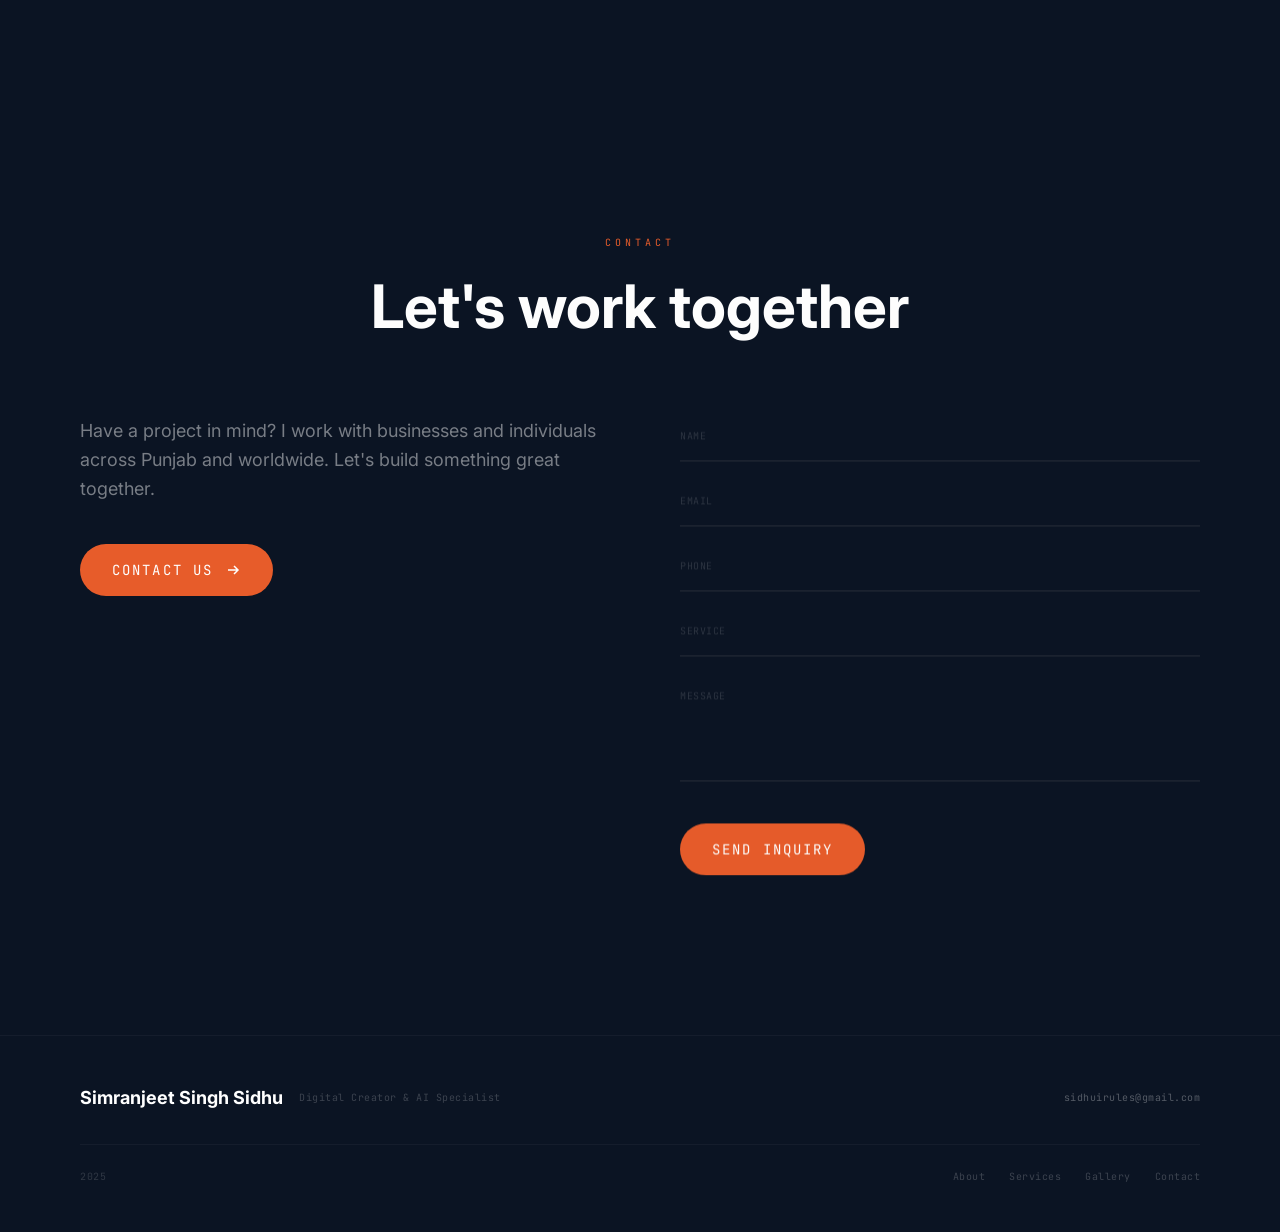
<file: process.html>
<!doctype html>
<html lang="en">
  <head>
    <meta charset="UTF-8" />
    <meta name="viewport" content="width=device-width, initial-scale=1.0" />
    <title>My Process | How I Work - Simranjeet Singh Sidhu</title>
    <meta name="description" content="Discover the working process of Simranjeet Singh Sidhu: Understand, Create, Deliver. A systematic approach to web development, SEO, and AI solutions for Punjab, India and Canada." />
    <meta name="keywords" content="web developer Punjab, SEO services Punjab, AI automation India, AI poster design, AI video creation, digital creator Punjab, freelance web developer Ludhiana, web developer Chandigarh, freelance developer India, SEO expert Punjab, AI content creator Canada, web developer Canada, SEO services Canada, AI automation Canada, digital marketing Punjab, website designer Ludhiana, website developer Amritsar, website designer Jalandhar, SEO specialist India, AI video editor Punjab, AI poster maker India, web development services, best web developer Punjab, affordable website India, AI solutions developer, Simranjeet Singh Sidhu, Sidhu digital creator" />
    <meta name="robots" content="index, follow, max-snippet:-1, max-image-preview:large, max-video-preview:-1" />
    <meta name="author" content="Simranjeet Singh Sidhu" />
    <meta name="theme-color" content="#0B1423" />
    <meta name="geo.region" content="IN-PB" />
    <meta name="geo.placename" content="Punjab, India" />
    <meta name="geo.position" content="31.1471;75.3412" />
    <meta name="ICBM" content="31.1471, 75.3412" />
    <link rel="canonical" href="https://simranjeet-sidhu.github.io/profile/" />

    <!-- Open Graph / Facebook -->
    <meta property="og:type" content="website" />
    <meta property="og:url" content="https://simranjeet-sidhu.github.io/profile/" />
    <meta property="og:title" content="My Process | How I Work" />
    <meta property="og:description" content="Discover the working process: Understand, Create, Deliver. A systematic approach to web development, SEO, and AI solutions." />
    <meta property="og:image" content="og-image.jpg" />
    <meta property="og:locale" content="en_IN" />

    <!-- Twitter -->
    <meta property="twitter:card" content="summary_large_image" />
    <meta property="twitter:url" content="https://simranjeet-sidhu.github.io/profile/" />
    <meta property="twitter:title" content="My Process | How I Work" />
    <meta property="twitter:description" content="Discover the working process: Understand, Create, Deliver. A systematic approach to web development, SEO, and AI solutions." />
    <meta property="twitter:image" content="og-image.jpg" />

    <!-- Alternate Languages / Regions -->
    <link rel="alternate" href="https://simranjeet-sidhu.github.io/profile/" hreflang="x-default" />
    <link rel="alternate" href="https://simranjeet-sidhu.github.io/profile/" hreflang="en-in" />
    <link rel="alternate" href="https://simranjeet-sidhu.github.io/profile/" hreflang="en-ca" />
    <link rel="alternate" href="https://simranjeet-sidhu.github.io/profile/" hreflang="en-us" />

    <!-- Structured Data -->
    <script type="application/ld+json">
    {
      "@context": "https://schema.org",
      "@graph": [
        {
          "@type": "Person",
          "@id": "https://simranjeet-sidhu.github.io/profile/#person",
          "name": "Simranjeet Singh Sidhu",
          "url": "https://simranjeet-sidhu.github.io/profile/",
          "image": "https://simranjeet-sidhu.github.io/profile/og-image.jpg",
          "jobTitle": "Digital Creator & AI Specialist",
          "description": "I design and build websites, automate business workflows with AI, and create stunning visuals and videos for clients in Punjab, India, and Canada.",
          "email": "mailto:sidhuirules@gmail.com",
          "address": {
            "@type": "PostalAddress",
            "addressCountry": "IN",
            "addressRegion": "Punjab"
          },
          "knowsAbout": [
            "Web Development",
            "SEO",
            "AI Automation",
            "AI Poster Design",
            "AI Video Creation",
            "Digital Marketing",
            "Website Design Punjab",
            "AI Solutions India"
          ],
          "makesOffer": [
            {
              "@type": "Offer",
              "itemOffered": {
                "@type": "Service",
                "name": "Website Development with SEO",
                "description": "Modern responsive websites with search engine optimization for Punjab, India and Canada markets."
              }
            },
            {
              "@type": "Offer",
              "itemOffered": {
                "@type": "Service",
                "name": "AI Automation",
                "description": "Smart AI workflows and business process automation."
              }
            },
            {
              "@type": "Offer",
              "itemOffered": {
                "@type": "Service",
                "name": "AI Poster Design",
                "description": "Eye-catching AI-generated poster designs for marketing and branding."
              }
            },
            {
              "@type": "Offer",
              "itemOffered": {
                "@type": "Service",
                "name": "AI Video Creation",
                "description": "Professional AI-powered video content creation for social media and advertising."
              }
            }
          ]
        },
        {
          "@type": "WebSite",
          "@id": "https://simranjeet-sidhu.github.io/profile/#website",
          "url": "https://simranjeet-sidhu.github.io/profile/",
          "name": "Simranjeet Singh Sidhu Portfolio",
          "publisher": {
            "@id": "https://simranjeet-sidhu.github.io/profile/#person"
          },
          "potentialAction": {
            "@type": "SearchAction",
            "target": {
              "@type": "EntryPoint",
              "urlTemplate": "https://simranjeet-sidhu.github.io/profile/?q={search_term_string}"
            },
            "query-input": "required name=search_term_string"
          }
        },
        {
          "@type": "WebPage",
          "@id": "https://simranjeet-sidhu.github.io/profile/#webpage",
          "url": "https://simranjeet-sidhu.github.io/profile/",
          "name": "Simranjeet Singh Sidhu | Digital Creator & AI Specialist",
          "description": "Simranjeet Singh Sidhu — Digital Creator & AI Specialist. Websites, SEO, AI Automations, AI Posters, AI Videos. Serving Punjab, India and Canada.",
          "inLanguage": "en",
          "about": {
            "@id": "https://simranjeet-sidhu.github.io/profile/#person"
          },
          "isPartOf": {
            "@id": "https://simranjeet-sidhu.github.io/profile/#website"
          }
        },
        {
          "@type": "ProfessionalService",
          "@id": "https://simranjeet-sidhu.github.io/profile/#business",
          "name": "Simranjeet Singh Sidhu Digital Services",
          "url": "https://simranjeet-sidhu.github.io/profile/",
          "image": "https://simranjeet-sidhu.github.io/profile/og-image.jpg",
          "description": "Digital Creator & AI Specialist offering web development, SEO, AI automation, AI posters, and AI videos for clients in Punjab, India and Canada.",
          "email": "sidhuirules@gmail.com",
          "areaServed": [
            {
              "@type": "City",
              "name": "Ludhiana",
              "containedInPlace": {
                "@type": "State",
                "name": "Punjab",
                "containedInPlace": {
                  "@type": "Country",
                  "name": "India"
                }
              }
            },
            {
              "@type": "City",
              "name": "Chandigarh"
            },
            {
              "@type": "City",
              "name": "Amritsar"
            },
            {
              "@type": "City",
              "name": "Jalandhar"
            },
            {
              "@type": "City",
              "name": "Patiala"
            },
            {
              "@type": "State",
              "name": "Punjab",
              "containedInPlace": {
                "@type": "Country",
                "name": "India"
              }
            },
            {
              "@type": "Country",
              "name": "India"
            },
            {
              "@type": "Country",
              "name": "Canada"
            }
          ],
          "serviceType": [
            "Website Development",
            "SEO Services",
            "AI Automation",
            "AI Content Creation",
            "AI Poster Design",
            "AI Video Creation"
          ],
          "hasOfferCatalog": {
            "@type": "OfferCatalog",
            "name": "Digital Services",
            "itemListElement": [
              {
                "@type": "Offer",
                "itemOffered": {
                  "@type": "Service",
                  "name": "Website Development with SEO",
                  "description": "Modern responsive websites built with SEO for Punjab, India, and Canada markets."
                }
              },
              {
                "@type": "Offer",
                "itemOffered": {
                  "@type": "Service",
                  "name": "AI Automation Services",
                  "description": "Smart AI-powered workflow automation for businesses."
                }
              },
              {
                "@type": "Offer",
                "itemOffered": {
                  "@type": "Service",
                  "name": "AI Poster Design",
                  "description": "Custom AI-generated posters for marketing and social media."
                }
              },
              {
                "@type": "Offer",
                "itemOffered": {
                  "@type": "Service",
                  "name": "AI Video Creation",
                  "description": "Professional AI-powered video content for advertising."
                }
              }
            ]
          }
        },
        {
          "@type": "BreadcrumbList",
          "itemListElement": [
            {
              "@type": "ListItem",
              "position": 1,
              "name": "Home",
              "item": "https://simranjeet-sidhu.github.io/profile/"
            },
            {
              "@type": "ListItem",
              "position": 2,
              "name": "Process",
              "item": "https://simranjeet-sidhu.github.io/profile/process.html"
            }
          ]
        }
      ]
    }
    </script>

    <!-- Hidden SEO Location Content (visible to crawlers, minimal visual impact) -->
    <div style="position:absolute;left:-9999px;width:1px;height:1px;overflow:hidden;" aria-hidden="true">
      <h1>My Work Process - Understand Create Deliver</h1>
      <p>Simranjeet Singh Sidhu follows a three-step process for every project: First, understanding client goals, target audience, and brand identity. Second, creating solutions using the latest tools and AI technology. Third, delivering polished results that exceed expectations. This process ensures quality outcomes for clients in Punjab India and Canada.</p>
      <h2>Web Developer in Ludhiana, Punjab</h2>
      <p>Freelance web developer and digital creator based in Punjab, India. Specializing in modern responsive websites, search engine optimization, AI-powered automation, and creative AI content including posters and videos.</p>
      <h2>SEO Services Punjab India</h2>
      <p>Data-driven SEO strategies to help Punjab businesses rank higher on Google. Local SEO for Ludhiana, Chandigarh, Amritsar, Jalandhar, and surrounding areas in Punjab.</p>
      <h2>AI Automation India and Canada</h2>
      <p>Smart AI workflows that save time and streamline business operations. AI automation services available for clients in India (Punjab) and Canada.</p>
      <h2>AI Poster Design and AI Video Creation</h2>
      <p>Professional AI-generated poster designs and AI-powered video content creation for marketing, social media, and advertising campaigns in Punjab and Canada.</p>
      <ul>
        <li>Website Developer Ludhiana Punjab</li>
        <li>SEO Expert Chandigarh Punjab</li>
        <li>AI Solutions Developer Amritsar</li>
        <li>Digital Creator Jalandhar Punjab</li>
        <li>Freelance Web Developer Patiala</li>
        <li>AI Content Creator India Canada</li>
        <li>Best Web Designer Punjab India</li>
        <li>Affordable Website Development India</li>
        <li>AI Video Editor Punjab</li>
        <li>AI Poster Maker India</li>
      </ul>
    </div>

    <link rel="preconnect" href="https://fonts.googleapis.com" />
    <link rel="preconnect" href="https://fonts.gstatic.com" crossorigin />
    <link href="https://fonts.googleapis.com/css2?family=Inter:wght@300;400;500;600;700;800;900&family=JetBrains+Mono:wght@300;400;500;600;700&display=swap" rel="stylesheet" />
    <style>html,body{background:#0B1423;}</style>
    <script type="module" crossorigin src="./assets/index-D1kMN5HA.js"></script>
    <link rel="stylesheet" crossorigin href="./assets/index-CVim8vnk.css">
  </head>
  <body>
    <div id="root"></div>
  </body>
</html>
</file>
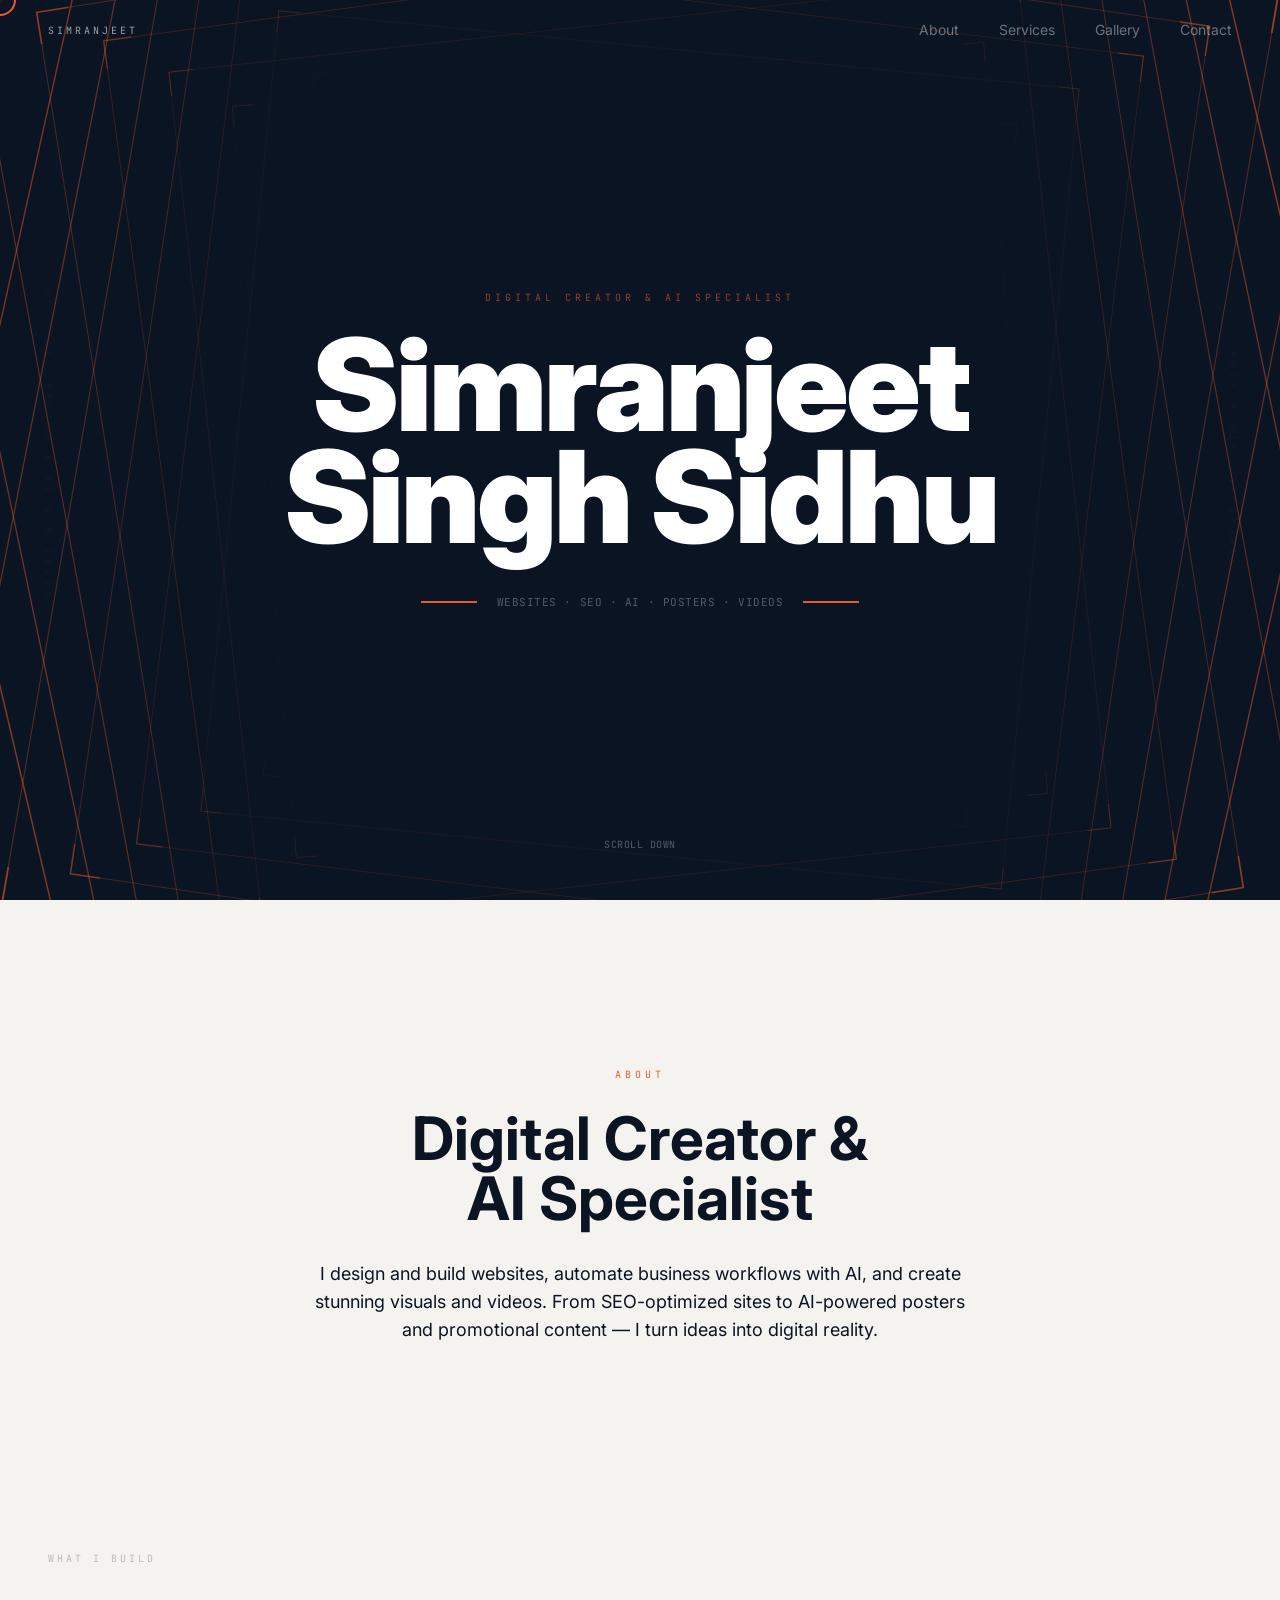
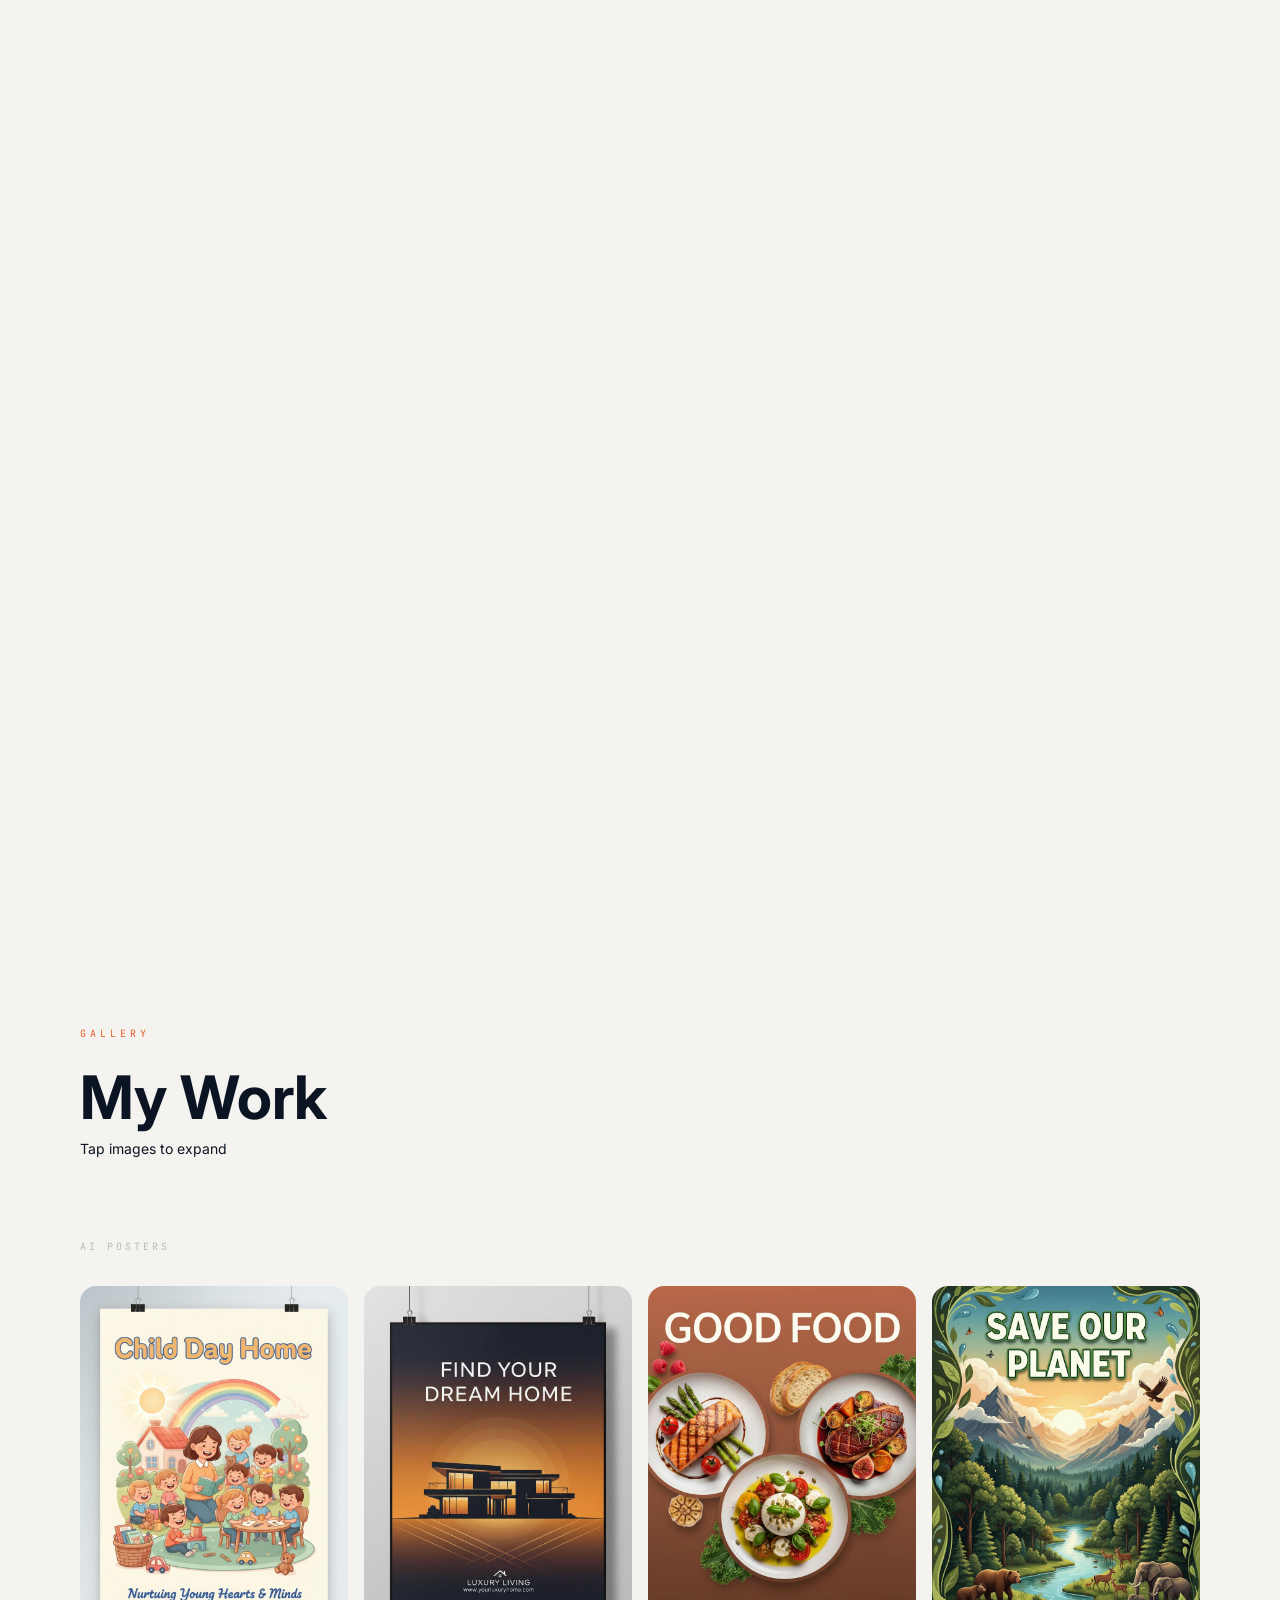
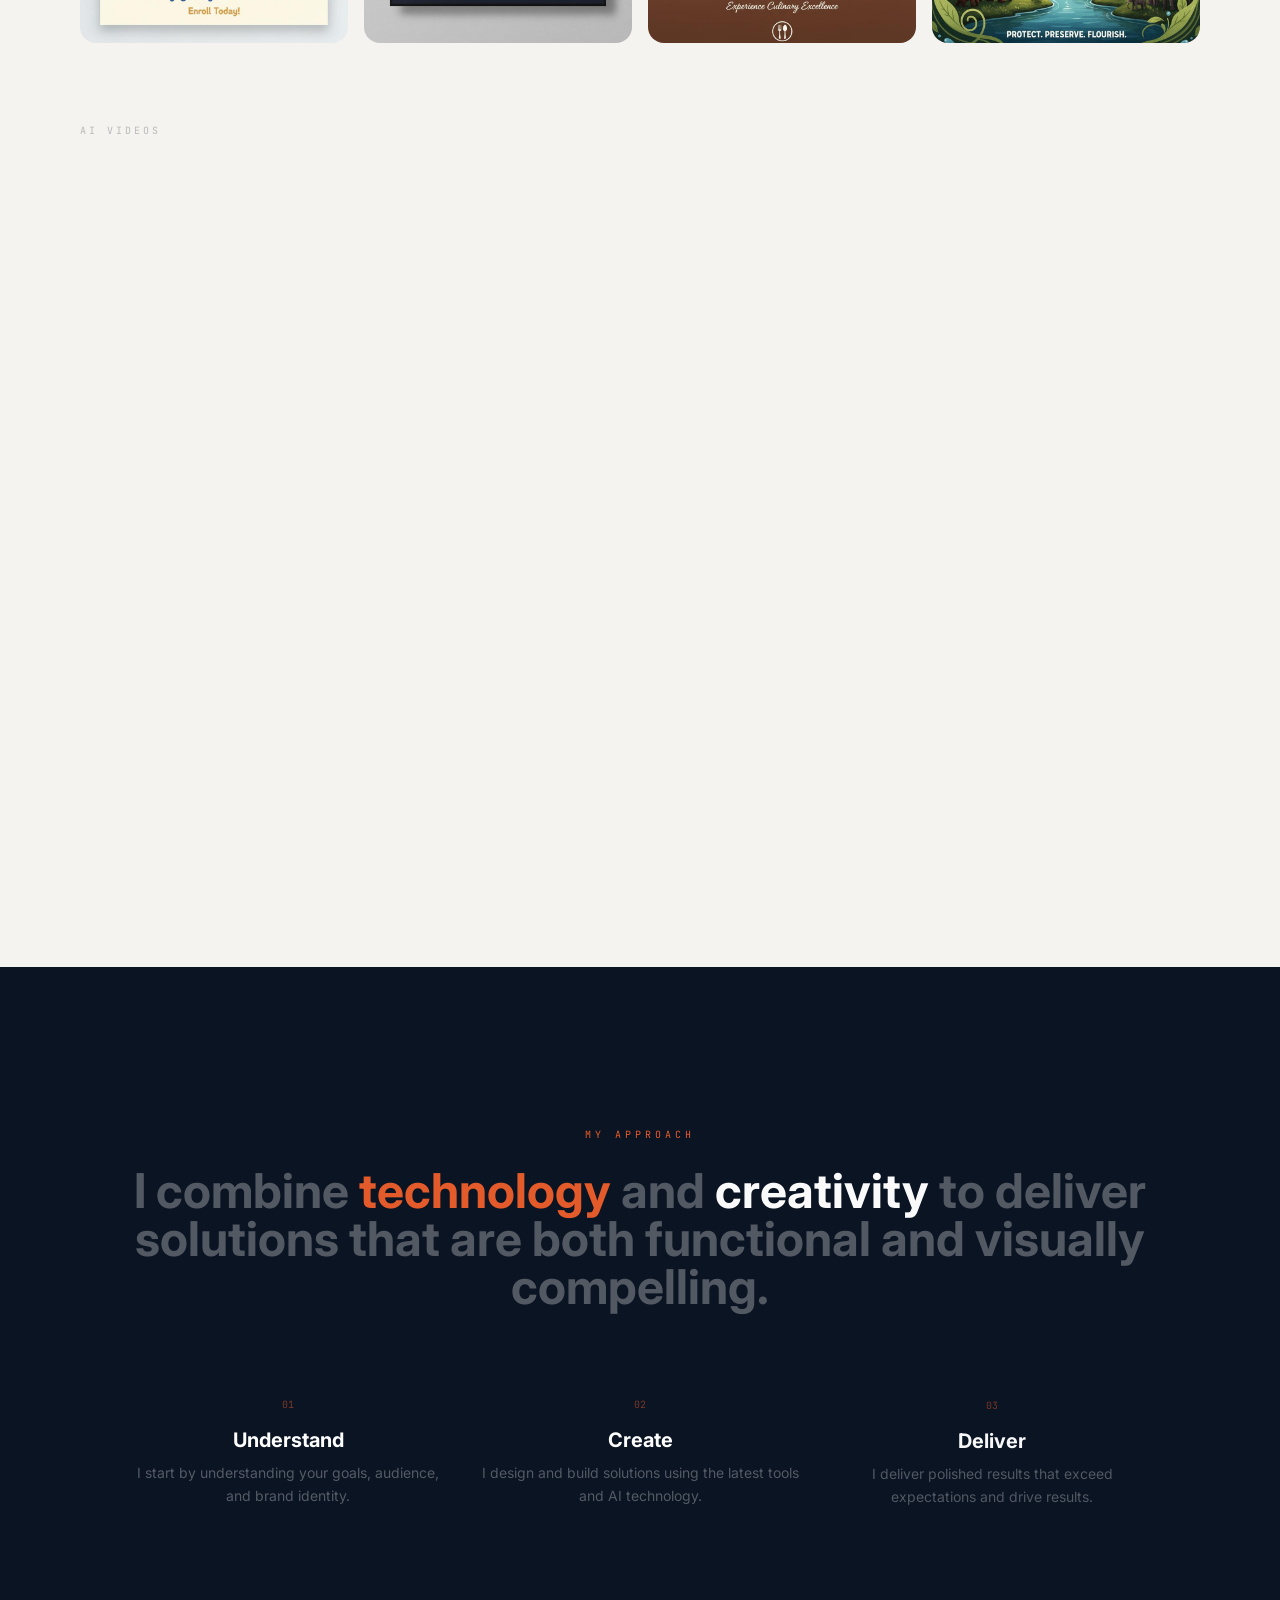
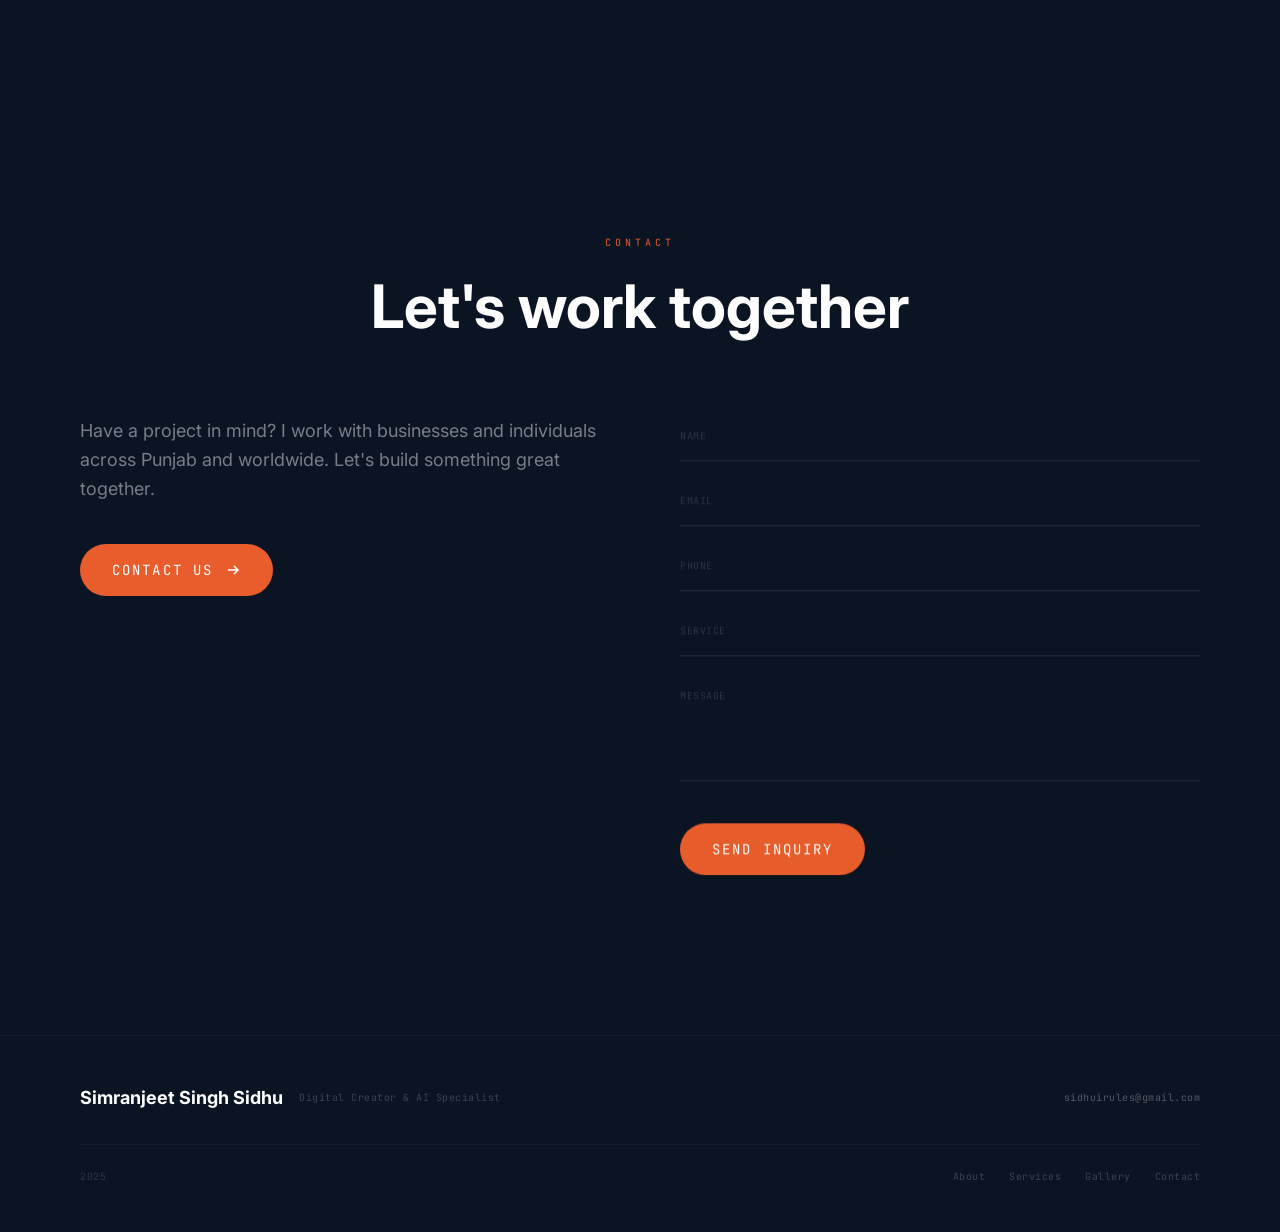
<file: services.html>
<!doctype html>
<html lang="en">
  <head>
    <meta charset="UTF-8" />
    <meta name="viewport" content="width=device-width, initial-scale=1.0" />
    <title>Services | Websites, SEO, AI Automations, Posters, Videos - Punjab & Canada</title>
    <meta name="description" content="Professional digital services by Simranjeet Singh Sidhu: Website Development with SEO, AI Automations, AI Poster Design, AI Video Creation. Serving Punjab, India and Canada." />
    <meta name="keywords" content="web developer Punjab, SEO services Punjab, AI automation India, AI poster design, AI video creation, digital creator Punjab, freelance web developer Ludhiana, web developer Chandigarh, freelance developer India, SEO expert Punjab, AI content creator Canada, web developer Canada, SEO services Canada, AI automation Canada, digital marketing Punjab, website designer Ludhiana, website developer Amritsar, website designer Jalandhar, SEO specialist India, AI video editor Punjab, AI poster maker India, web development services, best web developer Punjab, affordable website India, AI solutions developer, Simranjeet Singh Sidhu, Sidhu digital creator" />
    <meta name="robots" content="index, follow, max-snippet:-1, max-image-preview:large, max-video-preview:-1" />
    <meta name="author" content="Simranjeet Singh Sidhu" />
    <meta name="theme-color" content="#0B1423" />
    <meta name="geo.region" content="IN-PB" />
    <meta name="geo.placename" content="Punjab, India" />
    <meta name="geo.position" content="31.1471;75.3412" />
    <meta name="ICBM" content="31.1471, 75.3412" />
    <link rel="canonical" href="https://simranjeet-sidhu.github.io/profile/" />

    <!-- Open Graph / Facebook -->
    <meta property="og:type" content="website" />
    <meta property="og:url" content="https://simranjeet-sidhu.github.io/profile/" />
    <meta property="og:title" content="Services | Websites, SEO, AI Automations, Posters, Videos" />
    <meta property="og:description" content="Professional digital services: Website Development, SEO, AI Automations, AI Poster Design, AI Video Creation. Serving Punjab, India and Canada." />
    <meta property="og:image" content="og-image.jpg" />
    <meta property="og:locale" content="en_IN" />

    <!-- Twitter -->
    <meta property="twitter:card" content="summary_large_image" />
    <meta property="twitter:url" content="https://simranjeet-sidhu.github.io/profile/" />
    <meta property="twitter:title" content="Services | Websites, SEO, AI Automations, Posters, Videos" />
    <meta property="twitter:description" content="Professional digital services: Website Development, SEO, AI Automations, AI Poster Design, AI Video Creation. Serving Punjab, India and Canada." />
    <meta property="twitter:image" content="og-image.jpg" />

    <!-- Alternate Languages / Regions -->
    <link rel="alternate" href="https://simranjeet-sidhu.github.io/profile/" hreflang="x-default" />
    <link rel="alternate" href="https://simranjeet-sidhu.github.io/profile/" hreflang="en-in" />
    <link rel="alternate" href="https://simranjeet-sidhu.github.io/profile/" hreflang="en-ca" />
    <link rel="alternate" href="https://simranjeet-sidhu.github.io/profile/" hreflang="en-us" />

    <!-- Structured Data -->
    <script type="application/ld+json">
    {
      "@context": "https://schema.org",
      "@graph": [
        {
          "@type": "Person",
          "@id": "https://simranjeet-sidhu.github.io/profile/#person",
          "name": "Simranjeet Singh Sidhu",
          "url": "https://simranjeet-sidhu.github.io/profile/",
          "image": "https://simranjeet-sidhu.github.io/profile/og-image.jpg",
          "jobTitle": "Digital Creator & AI Specialist",
          "description": "I design and build websites, automate business workflows with AI, and create stunning visuals and videos for clients in Punjab, India, and Canada.",
          "email": "mailto:sidhuirules@gmail.com",
          "address": {
            "@type": "PostalAddress",
            "addressCountry": "IN",
            "addressRegion": "Punjab"
          },
          "knowsAbout": [
            "Web Development",
            "SEO",
            "AI Automation",
            "AI Poster Design",
            "AI Video Creation",
            "Digital Marketing",
            "Website Design Punjab",
            "AI Solutions India"
          ],
          "makesOffer": [
            {
              "@type": "Offer",
              "itemOffered": {
                "@type": "Service",
                "name": "Website Development with SEO",
                "description": "Modern responsive websites with search engine optimization for Punjab, India and Canada markets."
              }
            },
            {
              "@type": "Offer",
              "itemOffered": {
                "@type": "Service",
                "name": "AI Automation",
                "description": "Smart AI workflows and business process automation."
              }
            },
            {
              "@type": "Offer",
              "itemOffered": {
                "@type": "Service",
                "name": "AI Poster Design",
                "description": "Eye-catching AI-generated poster designs for marketing and branding."
              }
            },
            {
              "@type": "Offer",
              "itemOffered": {
                "@type": "Service",
                "name": "AI Video Creation",
                "description": "Professional AI-powered video content creation for social media and advertising."
              }
            }
          ]
        },
        {
          "@type": "WebSite",
          "@id": "https://simranjeet-sidhu.github.io/profile/#website",
          "url": "https://simranjeet-sidhu.github.io/profile/",
          "name": "Simranjeet Singh Sidhu Portfolio",
          "publisher": {
            "@id": "https://simranjeet-sidhu.github.io/profile/#person"
          },
          "potentialAction": {
            "@type": "SearchAction",
            "target": {
              "@type": "EntryPoint",
              "urlTemplate": "https://simranjeet-sidhu.github.io/profile/?q={search_term_string}"
            },
            "query-input": "required name=search_term_string"
          }
        },
        {
          "@type": "WebPage",
          "@id": "https://simranjeet-sidhu.github.io/profile/#webpage",
          "url": "https://simranjeet-sidhu.github.io/profile/",
          "name": "Simranjeet Singh Sidhu | Digital Creator & AI Specialist",
          "description": "Simranjeet Singh Sidhu — Digital Creator & AI Specialist. Websites, SEO, AI Automations, AI Posters, AI Videos. Serving Punjab, India and Canada.",
          "inLanguage": "en",
          "about": {
            "@id": "https://simranjeet-sidhu.github.io/profile/#person"
          },
          "isPartOf": {
            "@id": "https://simranjeet-sidhu.github.io/profile/#website"
          }
        },
        {
          "@type": "ProfessionalService",
          "@id": "https://simranjeet-sidhu.github.io/profile/#business",
          "name": "Simranjeet Singh Sidhu Digital Services",
          "url": "https://simranjeet-sidhu.github.io/profile/",
          "image": "https://simranjeet-sidhu.github.io/profile/og-image.jpg",
          "description": "Digital Creator & AI Specialist offering web development, SEO, AI automation, AI posters, and AI videos for clients in Punjab, India and Canada.",
          "email": "sidhuirules@gmail.com",
          "areaServed": [
            {
              "@type": "City",
              "name": "Ludhiana",
              "containedInPlace": {
                "@type": "State",
                "name": "Punjab",
                "containedInPlace": {
                  "@type": "Country",
                  "name": "India"
                }
              }
            },
            {
              "@type": "City",
              "name": "Chandigarh"
            },
            {
              "@type": "City",
              "name": "Amritsar"
            },
            {
              "@type": "City",
              "name": "Jalandhar"
            },
            {
              "@type": "City",
              "name": "Patiala"
            },
            {
              "@type": "State",
              "name": "Punjab",
              "containedInPlace": {
                "@type": "Country",
                "name": "India"
              }
            },
            {
              "@type": "Country",
              "name": "India"
            },
            {
              "@type": "Country",
              "name": "Canada"
            }
          ],
          "serviceType": [
            "Website Development",
            "SEO Services",
            "AI Automation",
            "AI Content Creation",
            "AI Poster Design",
            "AI Video Creation"
          ],
          "hasOfferCatalog": {
            "@type": "OfferCatalog",
            "name": "Digital Services",
            "itemListElement": [
              {
                "@type": "Offer",
                "itemOffered": {
                  "@type": "Service",
                  "name": "Website Development with SEO",
                  "description": "Modern responsive websites built with SEO for Punjab, India, and Canada markets."
                }
              },
              {
                "@type": "Offer",
                "itemOffered": {
                  "@type": "Service",
                  "name": "AI Automation Services",
                  "description": "Smart AI-powered workflow automation for businesses."
                }
              },
              {
                "@type": "Offer",
                "itemOffered": {
                  "@type": "Service",
                  "name": "AI Poster Design",
                  "description": "Custom AI-generated posters for marketing and social media."
                }
              },
              {
                "@type": "Offer",
                "itemOffered": {
                  "@type": "Service",
                  "name": "AI Video Creation",
                  "description": "Professional AI-powered video content for advertising."
                }
              }
            ]
          }
        },
        {
          "@type": "BreadcrumbList",
          "itemListElement": [
            {
              "@type": "ListItem",
              "position": 1,
              "name": "Home",
              "item": "https://simranjeet-sidhu.github.io/profile/"
            },
            {
              "@type": "ListItem",
              "position": 2,
              "name": "Services",
              "item": "https://simranjeet-sidhu.github.io/profile/services.html"
            }
          ]
        }
      ]
    }
    </script>

    <!-- Hidden SEO Location Content (visible to crawlers, minimal visual impact) -->
    <div style="position:absolute;left:-9999px;width:1px;height:1px;overflow:hidden;" aria-hidden="true">
      <h1>Digital Services by Simranjeet Singh Sidhu - Punjab India Canada</h1>
      <p>Simranjeet Singh Sidhu offers comprehensive digital services including modern responsive website development with SEO optimization, smart AI automation workflows, eye-catching AI-generated poster designs, and professional AI-powered video content creation. Available for clients in Ludhiana, Chandigarh, Amritsar, Jalandhar, Patiala across Punjab India, and clients in Canada.</p>
      <h2>Web Developer in Ludhiana, Punjab</h2>
      <p>Freelance web developer and digital creator based in Punjab, India. Specializing in modern responsive websites, search engine optimization, AI-powered automation, and creative AI content including posters and videos.</p>
      <h2>SEO Services Punjab India</h2>
      <p>Data-driven SEO strategies to help Punjab businesses rank higher on Google. Local SEO for Ludhiana, Chandigarh, Amritsar, Jalandhar, and surrounding areas in Punjab.</p>
      <h2>AI Automation India and Canada</h2>
      <p>Smart AI workflows that save time and streamline business operations. AI automation services available for clients in India (Punjab) and Canada.</p>
      <h2>AI Poster Design and AI Video Creation</h2>
      <p>Professional AI-generated poster designs and AI-powered video content creation for marketing, social media, and advertising campaigns in Punjab and Canada.</p>
      <ul>
        <li>Website Developer Ludhiana Punjab</li>
        <li>SEO Expert Chandigarh Punjab</li>
        <li>AI Solutions Developer Amritsar</li>
        <li>Digital Creator Jalandhar Punjab</li>
        <li>Freelance Web Developer Patiala</li>
        <li>AI Content Creator India Canada</li>
        <li>Best Web Designer Punjab India</li>
        <li>Affordable Website Development India</li>
        <li>AI Video Editor Punjab</li>
        <li>AI Poster Maker India</li>
      </ul>
    </div>

    <link rel="preconnect" href="https://fonts.googleapis.com" />
    <link rel="preconnect" href="https://fonts.gstatic.com" crossorigin />
    <link href="https://fonts.googleapis.com/css2?family=Inter:wght@300;400;500;600;700;800;900&family=JetBrains+Mono:wght@300;400;500;600;700&display=swap" rel="stylesheet" />
    <style>html,body{background:#0B1423;}</style>
    <script type="module" crossorigin src="./assets/index-D1kMN5HA.js"></script>
    <link rel="stylesheet" crossorigin href="./assets/index-CVim8vnk.css">
  </head>
  <body>
    <div id="root"></div>
  </body>
</html>
</file>
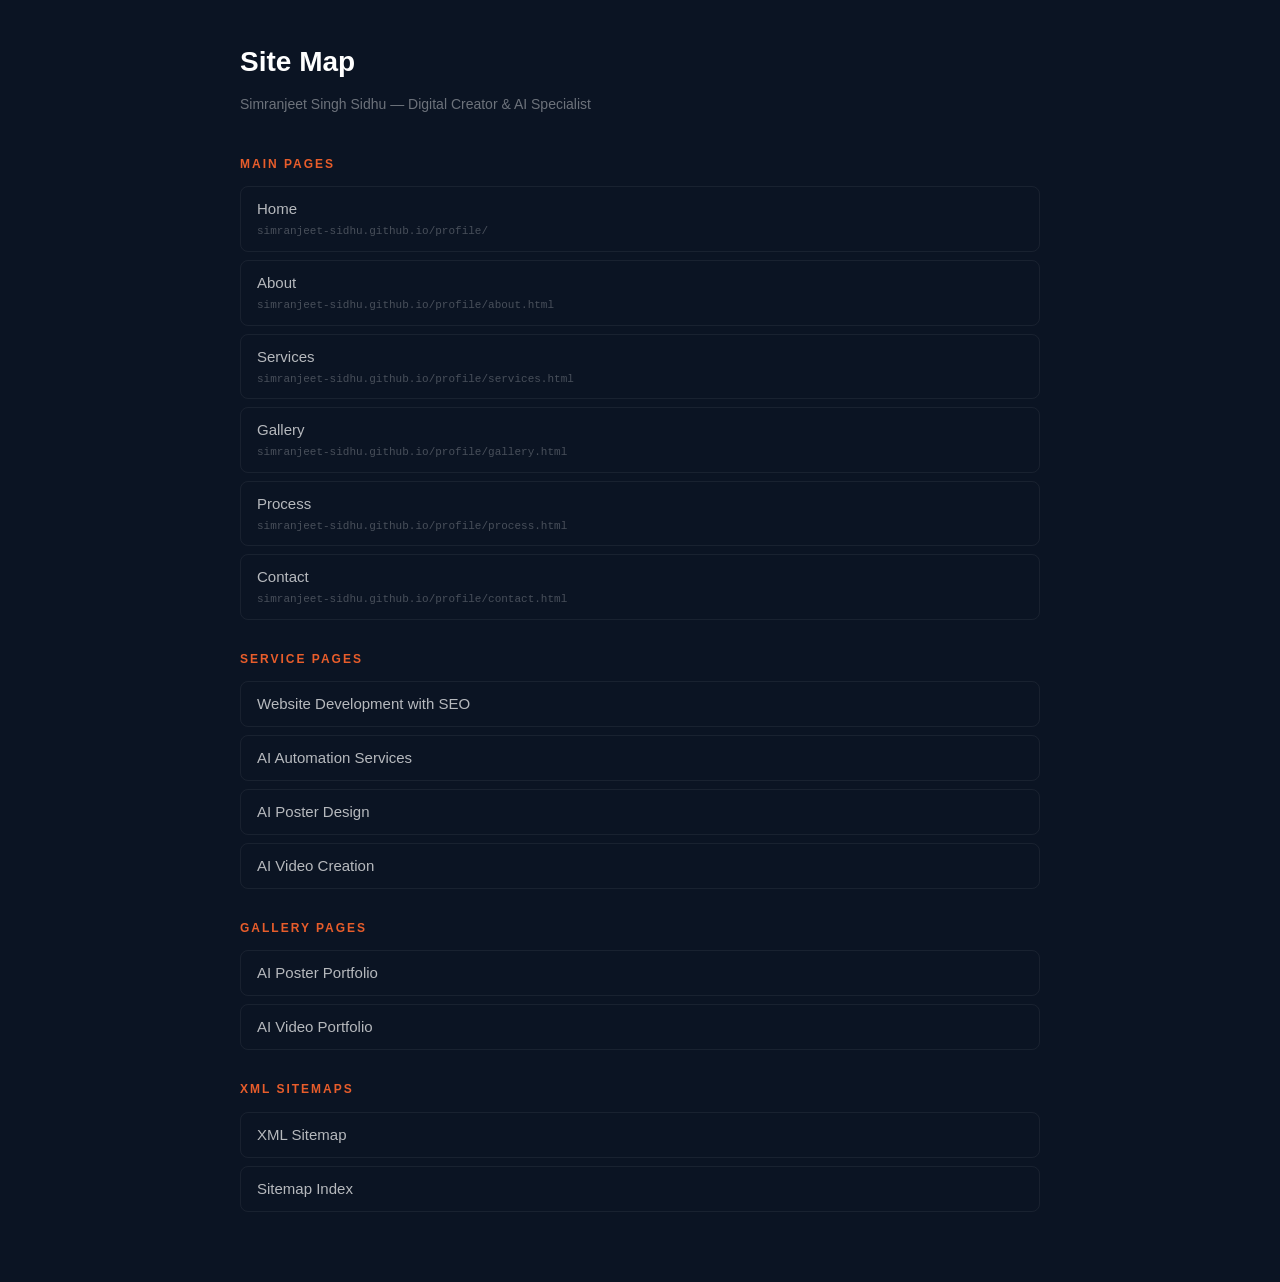
<file: sitemap.html>
<!DOCTYPE html>
<html lang="en">
<head>
    <meta charset="UTF-8">
    <meta name="viewport" content="width=device-width, initial-scale=1.0">
    <title>HTML Sitemap | Simranjeet Singh Sidhu</title>
    <meta name="description" content="Complete sitemap of Simranjeet Singh Sidhu's portfolio. All pages including services, gallery, about, and contact." />
    <meta name="robots" content="index, follow" />
    <style>
        * { margin: 0; padding: 0; box-sizing: border-box; }
        body {
            font-family: 'Inter', -apple-system, sans-serif;
            background: #0B1423;
            color: #fff;
            padding: 40px 20px;
            line-height: 1.6;
        }
        .container {
            max-width: 800px;
            margin: 0 auto;
        }
        h1 {
            font-size: 28px;
            font-weight: 700;
            margin-bottom: 8px;
            color: #fff;
        }
        .subtitle {
            color: rgba(255,255,255,0.4);
            font-size: 14px;
            margin-bottom: 40px;
        }
        .section {
            margin-bottom: 30px;
        }
        .section-title {
            font-size: 12px;
            text-transform: uppercase;
            letter-spacing: 2px;
            color: #E85D2B;
            margin-bottom: 12px;
            font-weight: 600;
        }
        ul {
            list-style: none;
        }
        li {
            margin-bottom: 8px;
        }
        a {
            color: rgba(255,255,255,0.7);
            text-decoration: none;
            font-size: 15px;
            display: block;
            padding: 10px 16px;
            border-radius: 8px;
            border: 1px solid rgba(255,255,255,0.06);
            transition: all 0.2s;
        }
        a:hover {
            color: #E85D2B;
            border-color: rgba(232,93,43,0.3);
            background: rgba(232,93,43,0.04);
        }
        .url {
            font-size: 11px;
            color: rgba(255,255,255,0.25);
            font-family: 'JetBrains Mono', monospace;
            margin-top: 2px;
        }
    </style>
</head>
<body>
    <div class="container">
        <h1>Site Map</h1>
        <p class="subtitle">Simranjeet Singh Sidhu — Digital Creator & AI Specialist</p>

        <div class="section">
            <p class="section-title">Main Pages</p>
            <ul>
                <li>
                    <a href="index.html">
                        Home
                        <div class="url">simranjeet-sidhu.github.io/profile/</div>
                    </a>
                </li>
                <li>
                    <a href="about.html">
                        About
                        <div class="url">simranjeet-sidhu.github.io/profile/about.html</div>
                    </a>
                </li>
                <li>
                    <a href="services.html">
                        Services
                        <div class="url">simranjeet-sidhu.github.io/profile/services.html</div>
                    </a>
                </li>
                <li>
                    <a href="gallery.html">
                        Gallery
                        <div class="url">simranjeet-sidhu.github.io/profile/gallery.html</div>
                    </a>
                </li>
                <li>
                    <a href="process.html">
                        Process
                        <div class="url">simranjeet-sidhu.github.io/profile/process.html</div>
                    </a>
                </li>
                <li>
                    <a href="contact.html">
                        Contact
                        <div class="url">simranjeet-sidhu.github.io/profile/contact.html</div>
                    </a>
                </li>
            </ul>
        </div>

        <div class="section">
            <p class="section-title">Service Pages</p>
            <ul>
                <li><a href="services.html">Website Development with SEO</a></li>
                <li><a href="services.html">AI Automation Services</a></li>
                <li><a href="services.html">AI Poster Design</a></li>
                <li><a href="services.html">AI Video Creation</a></li>
            </ul>
        </div>

        <div class="section">
            <p class="section-title">Gallery Pages</p>
            <ul>
                <li><a href="gallery.html">AI Poster Portfolio</a></li>
                <li><a href="gallery.html">AI Video Portfolio</a></li>
            </ul>
        </div>

        <div class="section">
            <p class="section-title">XML Sitemaps</p>
            <ul>
                <li>
                    <a href="sitemap.xml">XML Sitemap</a>
                </li>
                <li>
                    <a href="sitemap_index.xml">Sitemap Index</a>
                </li>
            </ul>
        </div>
    </div>
</body>
</html>
</file>
<file: assets/index-CVim8vnk.css>
*,:before,:after{--tw-border-spacing-x: 0;--tw-border-spacing-y: 0;--tw-translate-x: 0;--tw-translate-y: 0;--tw-rotate: 0;--tw-skew-x: 0;--tw-skew-y: 0;--tw-scale-x: 1;--tw-scale-y: 1;--tw-pan-x: ;--tw-pan-y: ;--tw-pinch-zoom: ;--tw-scroll-snap-strictness: proximity;--tw-gradient-from-position: ;--tw-gradient-via-position: ;--tw-gradient-to-position: ;--tw-ordinal: ;--tw-slashed-zero: ;--tw-numeric-figure: ;--tw-numeric-spacing: ;--tw-numeric-fraction: ;--tw-ring-inset: ;--tw-ring-offset-width: 0px;--tw-ring-offset-color: #fff;--tw-ring-color: rgb(59 130 246 / .5);--tw-ring-offset-shadow: 0 0 #0000;--tw-ring-shadow: 0 0 #0000;--tw-shadow: 0 0 #0000;--tw-shadow-colored: 0 0 #0000;--tw-blur: ;--tw-brightness: ;--tw-contrast: ;--tw-grayscale: ;--tw-hue-rotate: ;--tw-invert: ;--tw-saturate: ;--tw-sepia: ;--tw-drop-shadow: ;--tw-backdrop-blur: ;--tw-backdrop-brightness: ;--tw-backdrop-contrast: ;--tw-backdrop-grayscale: ;--tw-backdrop-hue-rotate: ;--tw-backdrop-invert: ;--tw-backdrop-opacity: ;--tw-backdrop-saturate: ;--tw-backdrop-sepia: ;--tw-contain-size: ;--tw-contain-layout: ;--tw-contain-paint: ;--tw-contain-style: }::backdrop{--tw-border-spacing-x: 0;--tw-border-spacing-y: 0;--tw-translate-x: 0;--tw-translate-y: 0;--tw-rotate: 0;--tw-skew-x: 0;--tw-skew-y: 0;--tw-scale-x: 1;--tw-scale-y: 1;--tw-pan-x: ;--tw-pan-y: ;--tw-pinch-zoom: ;--tw-scroll-snap-strictness: proximity;--tw-gradient-from-position: ;--tw-gradient-via-position: ;--tw-gradient-to-position: ;--tw-ordinal: ;--tw-slashed-zero: ;--tw-numeric-figure: ;--tw-numeric-spacing: ;--tw-numeric-fraction: ;--tw-ring-inset: ;--tw-ring-offset-width: 0px;--tw-ring-offset-color: #fff;--tw-ring-color: rgb(59 130 246 / .5);--tw-ring-offset-shadow: 0 0 #0000;--tw-ring-shadow: 0 0 #0000;--tw-shadow: 0 0 #0000;--tw-shadow-colored: 0 0 #0000;--tw-blur: ;--tw-brightness: ;--tw-contrast: ;--tw-grayscale: ;--tw-hue-rotate: ;--tw-invert: ;--tw-saturate: ;--tw-sepia: ;--tw-drop-shadow: ;--tw-backdrop-blur: ;--tw-backdrop-brightness: ;--tw-backdrop-contrast: ;--tw-backdrop-grayscale: ;--tw-backdrop-hue-rotate: ;--tw-backdrop-invert: ;--tw-backdrop-opacity: ;--tw-backdrop-saturate: ;--tw-backdrop-sepia: ;--tw-contain-size: ;--tw-contain-layout: ;--tw-contain-paint: ;--tw-contain-style: }*,:before,:after{box-sizing:border-box;border-width:0;border-style:solid;border-color:#e5e7eb}:before,:after{--tw-content: ""}html,:host{line-height:1.5;-webkit-text-size-adjust:100%;-moz-tab-size:4;-o-tab-size:4;tab-size:4;font-family:Inter,sans-serif;font-feature-settings:normal;font-variation-settings:normal;-webkit-tap-highlight-color:transparent}body{margin:0;line-height:inherit}hr{height:0;color:inherit;border-top-width:1px}abbr:where([title]){-webkit-text-decoration:underline dotted;text-decoration:underline dotted}h1,h2,h3,h4,h5,h6{font-size:inherit;font-weight:inherit}a{color:inherit;text-decoration:inherit}b,strong{font-weight:bolder}code,kbd,samp,pre{font-family:JetBrains Mono,monospace;font-feature-settings:normal;font-variation-settings:normal;font-size:1em}small{font-size:80%}sub,sup{font-size:75%;line-height:0;position:relative;vertical-align:baseline}sub{bottom:-.25em}sup{top:-.5em}table{text-indent:0;border-color:inherit;border-collapse:collapse}button,input,optgroup,select,textarea{font-family:inherit;font-feature-settings:inherit;font-variation-settings:inherit;font-size:100%;font-weight:inherit;line-height:inherit;letter-spacing:inherit;color:inherit;margin:0;padding:0}button,select{text-transform:none}button,input:where([type=button]),input:where([type=reset]),input:where([type=submit]){-webkit-appearance:button;background-color:transparent;background-image:none}:-moz-focusring{outline:auto}:-moz-ui-invalid{box-shadow:none}progress{vertical-align:baseline}::-webkit-inner-spin-button,::-webkit-outer-spin-button{height:auto}[type=search]{-webkit-appearance:textfield;outline-offset:-2px}::-webkit-search-decoration{-webkit-appearance:none}::-webkit-file-upload-button{-webkit-appearance:button;font:inherit}summary{display:list-item}blockquote,dl,dd,h1,h2,h3,h4,h5,h6,hr,figure,p,pre{margin:0}fieldset{margin:0;padding:0}legend{padding:0}ol,ul,menu{list-style:none;margin:0;padding:0}dialog{padding:0}textarea{resize:vertical}input::-moz-placeholder,textarea::-moz-placeholder{opacity:1;color:#9ca3af}input::placeholder,textarea::placeholder{opacity:1;color:#9ca3af}button,[role=button]{cursor:pointer}:disabled{cursor:default}img,svg,video,canvas,audio,iframe,embed,object{display:block;vertical-align:middle}img,video{max-width:100%;height:auto}[hidden]:where(:not([hidden=until-found])){display:none}:root{--background: 216 40% 8%;--foreground: 0 0% 98%;--card: 216 40% 10%;--card-foreground: 0 0% 98%;--popover: 216 40% 10%;--popover-foreground: 0 0% 98%;--primary: 18 85% 55%;--primary-foreground: 0 0% 100%;--secondary: 216 30% 15%;--secondary-foreground: 0 0% 98%;--muted: 216 20% 18%;--muted-foreground: 216 10% 50%;--accent: 18 85% 55%;--accent-foreground: 0 0% 100%;--destructive: 0 84% 60%;--destructive-foreground: 0 0% 98%;--border: 216 15% 20%;--input: 216 15% 20%;--ring: 18 85% 55%;--radius: 12px}body{background-color:#0b1423;color:#f0f0f0;font-family:Inter,sans-serif;-webkit-font-smoothing:antialiased;overflow-x:hidden;cursor:none}@media(pointer:coarse){body{cursor:auto}}html{scroll-behavior:smooth}::-moz-selection{background-color:#e85d2b;color:#fff}::selection{background-color:#e85d2b;color:#fff}*{border-color:hsl(var(--border))}.container{width:100%}@media(min-width:640px){.container{max-width:640px}}@media(min-width:768px){.container{max-width:768px}}@media(min-width:1024px){.container{max-width:1024px}}@media(min-width:1280px){.container{max-width:1280px}}@media(min-width:1536px){.container{max-width:1536px}}.sr-only{position:absolute;width:1px;height:1px;padding:0;margin:-1px;overflow:hidden;clip:rect(0,0,0,0);white-space:nowrap;border-width:0}.pointer-events-none{pointer-events:none}.visible{visibility:visible}.invisible{visibility:hidden}.fixed{position:fixed}.absolute{position:absolute}.relative{position:relative}.inset-0{inset:0}.inset-x-0{left:0;right:0}.inset-y-0{top:0;bottom:0}.-bottom-1{bottom:-.25rem}.-bottom-12{bottom:-3rem}.-left-12{left:-3rem}.-right-12{right:-3rem}.-top-12{top:-3rem}.-top-4{top:-1rem}.bottom-0{bottom:0}.bottom-4{bottom:1rem}.bottom-8{bottom:2rem}.left-0{left:0}.left-1\/2{left:50%}.left-2{left:.5rem}.left-6{left:1.5rem}.left-\[50\%\]{left:50%}.right-0{right:0}.right-1{right:.25rem}.right-2{right:.5rem}.right-3{right:.75rem}.right-4{right:1rem}.right-6{right:1.5rem}.top-0{top:0}.top-1\.5{top:.375rem}.top-1\/2{top:50%}.top-10{top:2.5rem}.top-3{top:.75rem}.top-3\.5{top:.875rem}.top-4{top:1rem}.top-\[1px\]{top:1px}.top-\[50\%\]{top:50%}.top-\[60\%\]{top:60%}.top-full{top:100%}.isolate{isolation:isolate}.z-10{z-index:10}.z-20{z-index:20}.z-40{z-index:40}.z-50{z-index:50}.z-\[100\]{z-index:100}.z-\[1\]{z-index:1}.z-\[2\]{z-index:2}.z-\[9999\]{z-index:9999}.order-first{order:-9999}.order-last{order:9999}.col-start-2{grid-column-start:2}.row-span-2{grid-row:span 2 / span 2}.row-start-1{grid-row-start:1}.\!m-0{margin:0!important}.-mx-1{margin-left:-.25rem;margin-right:-.25rem}.-my-2{margin-top:-.5rem;margin-bottom:-.5rem}.mx-2{margin-left:.5rem;margin-right:.5rem}.mx-3\.5{margin-left:.875rem;margin-right:.875rem}.mx-auto{margin-left:auto;margin-right:auto}.my-0{margin-top:0;margin-bottom:0}.my-0\.5{margin-top:.125rem;margin-bottom:.125rem}.my-1{margin-top:.25rem;margin-bottom:.25rem}.-ml-4{margin-left:-1rem}.-mt-4{margin-top:-1rem}.mb-1{margin-bottom:.25rem}.mb-12{margin-bottom:3rem}.mb-2{margin-bottom:.5rem}.mb-20{margin-bottom:5rem}.mb-3{margin-bottom:.75rem}.mb-4{margin-bottom:1rem}.mb-5{margin-bottom:1.25rem}.ml-1{margin-left:.25rem}.ml-4{margin-left:1rem}.ml-auto{margin-left:auto}.mt-1{margin-top:.25rem}.mt-1\.5{margin-top:.375rem}.mt-10{margin-top:2.5rem}.mt-2{margin-top:.5rem}.mt-20{margin-top:5rem}.mt-3{margin-top:.75rem}.mt-4{margin-top:1rem}.mt-6{margin-top:1.5rem}.mt-8{margin-top:2rem}.mt-auto{margin-top:auto}.line-clamp-1{overflow:hidden;display:-webkit-box;-webkit-box-orient:vertical;-webkit-line-clamp:1}.line-clamp-2{overflow:hidden;display:-webkit-box;-webkit-box-orient:vertical;-webkit-line-clamp:2}.block{display:block}.flex{display:flex}.inline-flex{display:inline-flex}.table{display:table}.table-caption{display:table-caption}.table-cell{display:table-cell}.table-row{display:table-row}.grid{display:grid}.hidden{display:none}.aspect-square{aspect-ratio:1 / 1}.aspect-video{aspect-ratio:16 / 9}.size-10{width:2.5rem;height:2.5rem}.size-2{width:.5rem;height:.5rem}.size-2\.5{width:.625rem;height:.625rem}.size-3{width:.75rem;height:.75rem}.size-3\.5{width:.875rem;height:.875rem}.size-4{width:1rem;height:1rem}.size-6{width:1.5rem;height:1.5rem}.size-7{width:1.75rem;height:1.75rem}.size-8{width:2rem;height:2rem}.size-9{width:2.25rem;height:2.25rem}.size-auto{width:auto;height:auto}.size-full{width:100%;height:100%}.h-1\.5{height:.375rem}.h-10{height:2.5rem}.h-12{height:3rem}.h-2{height:.5rem}.h-2\.5{height:.625rem}.h-4{height:1rem}.h-5{height:1.25rem}.h-6{height:1.5rem}.h-7{height:1.75rem}.h-8{height:2rem}.h-9{height:2.25rem}.h-\[1\.15rem\]{height:1.15rem}.h-\[1\.5px\]{height:1.5px}.h-\[1px\]{height:1px}.h-\[calc\(100\%-1px\)\]{height:calc(100% - 1px)}.h-\[var\(--radix-navigation-menu-viewport-height\)\]{height:var(--radix-navigation-menu-viewport-height)}.h-\[var\(--radix-select-trigger-height\)\]{height:var(--radix-select-trigger-height)}.h-auto{height:auto}.h-full{height:100%}.h-px{height:1px}.h-svh{height:100svh}.max-h-\[300px\]{max-height:300px}.max-h-\[80vh\]{max-height:80vh}.min-h-0{min-height:0px}.min-h-16{min-height:4rem}.min-h-4{min-height:1rem}.min-h-\[100dvh\]{min-height:100dvh}.min-h-screen{min-height:100vh}.min-h-svh{min-height:100svh}.w-0{width:0px}.w-1{width:.25rem}.w-2{width:.5rem}.w-2\.5{width:.625rem}.w-3{width:.75rem}.w-3\/4{width:75%}.w-4{width:1rem}.w-5{width:1.25rem}.w-64{width:16rem}.w-72{width:18rem}.w-8{width:2rem}.w-9{width:2.25rem}.w-\[100px\]{width:100px}.w-auto{width:auto}.w-fit{width:-moz-fit-content;width:fit-content}.w-full{width:100%}.w-max{width:-moz-max-content;width:max-content}.w-px{width:1px}.min-w-0{min-width:0px}.min-w-10{min-width:2.5rem}.min-w-5{min-width:1.25rem}.min-w-8{min-width:2rem}.min-w-9{min-width:2.25rem}.min-w-\[12rem\]{min-width:12rem}.min-w-\[8rem\]{min-width:8rem}.min-w-\[var\(--radix-select-trigger-width\)\]{min-width:var(--radix-select-trigger-width)}.max-w-2xl{max-width:42rem}.max-w-4xl{max-width:56rem}.max-w-5xl{max-width:64rem}.max-w-6xl{max-width:72rem}.max-w-\[calc\(100\%-2rem\)\]{max-width:calc(100% - 2rem)}.max-w-full{max-width:100%}.max-w-max{max-width:-moz-max-content;max-width:max-content}.max-w-sm{max-width:24rem}.flex-1{flex:1 1 0%}.shrink-0{flex-shrink:0}.grow{flex-grow:1}.grow-0{flex-grow:0}.basis-full{flex-basis:100%}.caption-bottom{caption-side:bottom}.border-collapse{border-collapse:collapse}.origin-center{transform-origin:center}.-translate-x-1\/2{--tw-translate-x: -50%;transform:translate(var(--tw-translate-x),var(--tw-translate-y)) rotate(var(--tw-rotate)) skew(var(--tw-skew-x)) skewY(var(--tw-skew-y)) scaleX(var(--tw-scale-x)) scaleY(var(--tw-scale-y))}.-translate-x-px{--tw-translate-x: -1px;transform:translate(var(--tw-translate-x),var(--tw-translate-y)) rotate(var(--tw-rotate)) skew(var(--tw-skew-x)) skewY(var(--tw-skew-y)) scaleX(var(--tw-scale-x)) scaleY(var(--tw-scale-y))}.-translate-y-1\/2{--tw-translate-y: -50%;transform:translate(var(--tw-translate-x),var(--tw-translate-y)) rotate(var(--tw-rotate)) skew(var(--tw-skew-x)) skewY(var(--tw-skew-y)) scaleX(var(--tw-scale-x)) scaleY(var(--tw-scale-y))}.translate-x-\[-50\%\]{--tw-translate-x: -50%;transform:translate(var(--tw-translate-x),var(--tw-translate-y)) rotate(var(--tw-rotate)) skew(var(--tw-skew-x)) skewY(var(--tw-skew-y)) scaleX(var(--tw-scale-x)) scaleY(var(--tw-scale-y))}.translate-x-px{--tw-translate-x: 1px;transform:translate(var(--tw-translate-x),var(--tw-translate-y)) rotate(var(--tw-rotate)) skew(var(--tw-skew-x)) skewY(var(--tw-skew-y)) scaleX(var(--tw-scale-x)) scaleY(var(--tw-scale-y))}.translate-y-0\.5{--tw-translate-y: .125rem;transform:translate(var(--tw-translate-x),var(--tw-translate-y)) rotate(var(--tw-rotate)) skew(var(--tw-skew-x)) skewY(var(--tw-skew-y)) scaleX(var(--tw-scale-x)) scaleY(var(--tw-scale-y))}.translate-y-\[-50\%\]{--tw-translate-y: -50%;transform:translate(var(--tw-translate-x),var(--tw-translate-y)) rotate(var(--tw-rotate)) skew(var(--tw-skew-x)) skewY(var(--tw-skew-y)) scaleX(var(--tw-scale-x)) scaleY(var(--tw-scale-y))}.translate-y-\[calc\(-50\%_-_2px\)\]{--tw-translate-y: calc(-50% - 2px) ;transform:translate(var(--tw-translate-x),var(--tw-translate-y)) rotate(var(--tw-rotate)) skew(var(--tw-skew-x)) skewY(var(--tw-skew-y)) scaleX(var(--tw-scale-x)) scaleY(var(--tw-scale-y))}.rotate-45{--tw-rotate: 45deg;transform:translate(var(--tw-translate-x),var(--tw-translate-y)) rotate(var(--tw-rotate)) skew(var(--tw-skew-x)) skewY(var(--tw-skew-y)) scaleX(var(--tw-scale-x)) scaleY(var(--tw-scale-y))}.rotate-90{--tw-rotate: 90deg;transform:translate(var(--tw-translate-x),var(--tw-translate-y)) rotate(var(--tw-rotate)) skew(var(--tw-skew-x)) skewY(var(--tw-skew-y)) scaleX(var(--tw-scale-x)) scaleY(var(--tw-scale-y))}.transform{transform:translate(var(--tw-translate-x),var(--tw-translate-y)) rotate(var(--tw-rotate)) skew(var(--tw-skew-x)) skewY(var(--tw-skew-y)) scaleX(var(--tw-scale-x)) scaleY(var(--tw-scale-y))}@keyframes pulse{50%{opacity:.5}}.animate-pulse{animation:pulse 2s cubic-bezier(.4,0,.6,1) infinite}@keyframes spin{to{transform:rotate(360deg)}}.animate-spin{animation:spin 1s linear infinite}.cursor-default{cursor:default}.cursor-pointer{cursor:pointer}.cursor-text{cursor:text}.touch-none{touch-action:none}.select-none{-webkit-user-select:none;-moz-user-select:none;user-select:none}.resize-none{resize:none}.resize{resize:both}.scroll-my-1{scroll-margin-top:.25rem;scroll-margin-bottom:.25rem}.scroll-py-1{scroll-padding-top:.25rem;scroll-padding-bottom:.25rem}.list-disc{list-style-type:disc}.list-none{list-style-type:none}.appearance-none{-webkit-appearance:none;-moz-appearance:none;appearance:none}.auto-rows-min{grid-auto-rows:min-content}.grid-cols-1{grid-template-columns:repeat(1,minmax(0,1fr))}.grid-cols-2{grid-template-columns:repeat(2,minmax(0,1fr))}.grid-cols-\[0_1fr\]{grid-template-columns:0 1fr}.grid-rows-\[auto_auto\]{grid-template-rows:auto auto}.flex-row{flex-direction:row}.flex-col{flex-direction:column}.flex-col-reverse{flex-direction:column-reverse}.flex-wrap{flex-wrap:wrap}.place-content-center{place-content:center}.items-start{align-items:flex-start}.items-end{align-items:flex-end}.items-center{align-items:center}.items-stretch{align-items:stretch}.justify-start{justify-content:flex-start}.justify-center{justify-content:center}.justify-between{justify-content:space-between}.justify-items-start{justify-items:start}.gap-0\.5{gap:.125rem}.gap-1{gap:.25rem}.gap-1\.5{gap:.375rem}.gap-10{gap:2.5rem}.gap-16{gap:4rem}.gap-2{gap:.5rem}.gap-2\.5{gap:.625rem}.gap-3{gap:.75rem}.gap-4{gap:1rem}.gap-5{gap:1.25rem}.gap-6{gap:1.5rem}.gap-7{gap:1.75rem}.gap-8{gap:2rem}.gap-\[--spacing\(var\(--gap\)\)\]{gap:var(--spacing(var(--gap)))}.gap-\[5px\]{gap:5px}.gap-y-0\.5{row-gap:.125rem}.self-start{align-self:flex-start}.self-stretch{align-self:stretch}.justify-self-end{justify-self:end}.overflow-auto{overflow:auto}.overflow-hidden{overflow:hidden}.overflow-x-auto{overflow-x:auto}.overflow-y-auto{overflow-y:auto}.overflow-x-hidden{overflow-x:hidden}.whitespace-nowrap{white-space:nowrap}.text-balance{text-wrap:balance}.break-words{overflow-wrap:break-word}.rounded-2xl{border-radius:1rem}.rounded-3xl{border-radius:1.5rem}.rounded-\[2px\]{border-radius:2px}.rounded-\[4px\]{border-radius:4px}.rounded-\[calc\(var\(--radius\)-5px\)\]{border-radius:calc(var(--radius) - 5px)}.rounded-\[inherit\]{border-radius:inherit}.rounded-full{border-radius:9999px}.rounded-lg{border-radius:var(--radius)}.rounded-md{border-radius:calc(var(--radius) - 2px)}.rounded-none{border-radius:0}.rounded-sm{border-radius:calc(var(--radius) - 4px)}.rounded-xl{border-radius:calc(var(--radius) + 4px)}.rounded-xs{border-radius:calc(var(--radius) - 6px)}.rounded-l-md{border-top-left-radius:calc(var(--radius) - 2px);border-bottom-left-radius:calc(var(--radius) - 2px)}.rounded-r-md{border-top-right-radius:calc(var(--radius) - 2px);border-bottom-right-radius:calc(var(--radius) - 2px)}.rounded-tl-sm{border-top-left-radius:calc(var(--radius) - 4px)}.border{border-width:1px}.border-0{border-width:0px}.border-\[1\.5px\]{border-width:1.5px}.border-y{border-top-width:1px;border-bottom-width:1px}.border-b{border-bottom-width:1px}.border-l{border-left-width:1px}.border-r{border-right-width:1px}.border-t{border-top-width:1px}.border-dashed{border-style:dashed}.border-border{border-color:hsl(var(--border))}.border-border\/50{border-color:hsl(var(--border) / .5)}.border-input{border-color:hsl(var(--input))}.border-primary{border-color:hsl(var(--primary))}.border-transparent{border-color:transparent}.border-white\/\[0\.04\]{border-color:#ffffff0a}.border-l-transparent{border-left-color:transparent}.border-t-transparent{border-top-color:transparent}.bg-\[\#0B1423\]{--tw-bg-opacity: 1;background-color:rgb(11 20 35 / var(--tw-bg-opacity, 1))}.bg-accent{background-color:hsl(var(--accent))}.bg-background{background-color:hsl(var(--background))}.bg-black\/20{background-color:#0003}.bg-black\/50{background-color:#00000080}.bg-border{background-color:hsl(var(--border))}.bg-card{background-color:hsl(var(--card))}.bg-copper{--tw-bg-opacity: 1;background-color:rgb(232 93 43 / var(--tw-bg-opacity, 1))}.bg-foreground{background-color:hsl(var(--foreground))}.bg-input{background-color:hsl(var(--input))}.bg-muted{background-color:hsl(var(--muted))}.bg-muted\/50{background-color:hsl(var(--muted) / .5)}.bg-navy{--tw-bg-opacity: 1;background-color:rgb(11 20 35 / var(--tw-bg-opacity, 1))}.bg-popover{background-color:hsl(var(--popover))}.bg-primary{background-color:hsl(var(--primary))}.bg-primary\/20{background-color:hsl(var(--primary) / .2)}.bg-secondary{background-color:hsl(var(--secondary))}.bg-transparent{background-color:transparent}.bg-white{--tw-bg-opacity: 1;background-color:rgb(255 255 255 / var(--tw-bg-opacity, 1))}.fill-current{fill:currentColor}.fill-foreground{fill:hsl(var(--foreground))}.fill-primary{fill:hsl(var(--primary))}.object-contain{-o-object-fit:contain;object-fit:contain}.object-cover{-o-object-fit:cover;object-fit:cover}.p-0{padding:0}.p-1{padding:.25rem}.p-2{padding:.5rem}.p-3{padding:.75rem}.p-4{padding:1rem}.p-5{padding:1.25rem}.p-6{padding:1.5rem}.p-\[3px\]{padding:3px}.p-px{padding:1px}.px-1{padding-left:.25rem;padding-right:.25rem}.px-1\.5{padding-left:.375rem;padding-right:.375rem}.px-2{padding-left:.5rem;padding-right:.5rem}.px-2\.5{padding-left:.625rem;padding-right:.625rem}.px-3{padding-left:.75rem;padding-right:.75rem}.px-4{padding-left:1rem;padding-right:1rem}.px-5{padding-left:1.25rem;padding-right:1.25rem}.px-6{padding-left:1.5rem;padding-right:1.5rem}.px-8{padding-left:2rem;padding-right:2rem}.py-0\.5{padding-top:.125rem;padding-bottom:.125rem}.py-1{padding-top:.25rem;padding-bottom:.25rem}.py-1\.5{padding-top:.375rem;padding-bottom:.375rem}.py-12{padding-top:3rem;padding-bottom:3rem}.py-2{padding-top:.5rem;padding-bottom:.5rem}.py-20{padding-top:5rem;padding-bottom:5rem}.py-28{padding-top:7rem;padding-bottom:7rem}.py-3{padding-top:.75rem;padding-bottom:.75rem}.py-4{padding-top:1rem;padding-bottom:1rem}.py-5{padding-top:1.25rem;padding-bottom:1.25rem}.py-6{padding-top:1.5rem;padding-bottom:1.5rem}.pb-20{padding-bottom:5rem}.pb-3{padding-bottom:.75rem}.pb-4{padding-bottom:1rem}.pl-2{padding-left:.5rem}.pl-3{padding-left:.75rem}.pl-4{padding-left:1rem}.pl-8{padding-left:2rem}.pr-1{padding-right:.25rem}.pr-2{padding-right:.5rem}.pr-2\.5{padding-right:.625rem}.pr-3{padding-right:.75rem}.pr-8{padding-right:2rem}.pt-0{padding-top:0}.pt-3{padding-top:.75rem}.pt-4{padding-top:1rem}.pt-6{padding-top:1.5rem}.text-left{text-align:left}.text-center{text-align:center}.align-middle{vertical-align:middle}.font-mono{font-family:JetBrains Mono,monospace}.font-sans{font-family:Inter,sans-serif}.text-3xl{font-size:1.875rem;line-height:2.25rem}.text-4xl{font-size:2.25rem;line-height:2.5rem}.text-\[0\.8rem\]{font-size:.8rem}.text-\[10px\]{font-size:10px}.text-\[11px\]{font-size:11px}.text-\[12vw\]{font-size:12vw}.text-\[9px\]{font-size:9px}.text-base{font-size:1rem;line-height:1.5rem}.text-lg{font-size:1.125rem;line-height:1.75rem}.text-sm{font-size:.875rem;line-height:1.25rem}.text-sm\/relaxed{font-size:.875rem;line-height:1.625}.text-xl{font-size:1.25rem;line-height:1.75rem}.text-xs{font-size:.75rem;line-height:1rem}.font-black{font-weight:900}.font-bold{font-weight:700}.font-medium{font-weight:500}.font-normal{font-weight:400}.font-semibold{font-weight:600}.uppercase{text-transform:uppercase}.tabular-nums{--tw-numeric-spacing: tabular-nums;font-variant-numeric:var(--tw-ordinal) var(--tw-slashed-zero) var(--tw-numeric-figure) var(--tw-numeric-spacing) var(--tw-numeric-fraction)}.leading-\[0\.88\]{line-height:.88}.leading-none{line-height:1}.leading-normal{line-height:1.5}.leading-relaxed{line-height:1.625}.leading-snug{line-height:1.375}.leading-tight{line-height:1.25}.tracking-\[0\.15em\]{letter-spacing:.15em}.tracking-\[0\.3em\]{letter-spacing:.3em}.tracking-\[0\.4em\]{letter-spacing:.4em}.tracking-\[0\.6em\]{letter-spacing:.6em}.tracking-tight{letter-spacing:-.025em}.tracking-wider{letter-spacing:.05em}.tracking-widest{letter-spacing:.1em}.text-accent-foreground{color:hsl(var(--accent-foreground))}.text-background{color:hsl(var(--background))}.text-card-foreground{color:hsl(var(--card-foreground))}.text-copper{--tw-text-opacity: 1;color:rgb(232 93 43 / var(--tw-text-opacity, 1))}.text-copper\/50{color:#e85d2b80}.text-copper\/60{color:#e85d2b99}.text-current{color:currentColor}.text-foreground{color:hsl(var(--foreground))}.text-muted-foreground{color:hsl(var(--muted-foreground))}.text-popover-foreground{color:hsl(var(--popover-foreground))}.text-primary{color:hsl(var(--primary))}.text-primary-foreground{color:hsl(var(--primary-foreground))}.text-secondary-foreground{color:hsl(var(--secondary-foreground))}.text-white{--tw-text-opacity: 1;color:rgb(255 255 255 / var(--tw-text-opacity, 1))}.text-white\/15{color:#ffffff26}.text-white\/20{color:#fff3}.text-white\/30{color:#ffffff4d}.text-white\/40{color:#fff6}.text-white\/45{color:#ffffff73}.text-white\/50{color:#ffffff80}.text-white\/60{color:#fff9}.text-white\/\[0\.03\]{color:#ffffff08}.underline-offset-4{text-underline-offset:4px}.opacity-0{opacity:0}.opacity-50{opacity:.5}.opacity-70{opacity:.7}.shadow{--tw-shadow: 0 1px 3px 0 rgb(0 0 0 / .1), 0 1px 2px -1px rgb(0 0 0 / .1);--tw-shadow-colored: 0 1px 3px 0 var(--tw-shadow-color), 0 1px 2px -1px var(--tw-shadow-color);box-shadow:var(--tw-ring-offset-shadow, 0 0 #0000),var(--tw-ring-shadow, 0 0 #0000),var(--tw-shadow)}.shadow-\[0_0_0_1px_hsl\(var\(--sidebar-border\)\)\]{--tw-shadow: 0 0 0 1px hsl(var(--sidebar-border));--tw-shadow-colored: 0 0 0 1px var(--tw-shadow-color);box-shadow:var(--tw-ring-offset-shadow, 0 0 #0000),var(--tw-ring-shadow, 0 0 #0000),var(--tw-shadow)}.shadow-lg{--tw-shadow: 0 10px 15px -3px rgb(0 0 0 / .1), 0 4px 6px -4px rgb(0 0 0 / .1);--tw-shadow-colored: 0 10px 15px -3px var(--tw-shadow-color), 0 4px 6px -4px var(--tw-shadow-color);box-shadow:var(--tw-ring-offset-shadow, 0 0 #0000),var(--tw-ring-shadow, 0 0 #0000),var(--tw-shadow)}.shadow-md{--tw-shadow: 0 4px 6px -1px rgb(0 0 0 / .1), 0 2px 4px -2px rgb(0 0 0 / .1);--tw-shadow-colored: 0 4px 6px -1px var(--tw-shadow-color), 0 2px 4px -2px var(--tw-shadow-color);box-shadow:var(--tw-ring-offset-shadow, 0 0 #0000),var(--tw-ring-shadow, 0 0 #0000),var(--tw-shadow)}.shadow-none{--tw-shadow: 0 0 #0000;--tw-shadow-colored: 0 0 #0000;box-shadow:var(--tw-ring-offset-shadow, 0 0 #0000),var(--tw-ring-shadow, 0 0 #0000),var(--tw-shadow)}.shadow-sm{--tw-shadow: 0 1px 2px 0 rgb(0 0 0 / .05);--tw-shadow-colored: 0 1px 2px 0 var(--tw-shadow-color);box-shadow:var(--tw-ring-offset-shadow, 0 0 #0000),var(--tw-ring-shadow, 0 0 #0000),var(--tw-shadow)}.shadow-xl{--tw-shadow: 0 20px 25px -5px rgb(0 0 0 / .1), 0 8px 10px -6px rgb(0 0 0 / .1);--tw-shadow-colored: 0 20px 25px -5px var(--tw-shadow-color), 0 8px 10px -6px var(--tw-shadow-color);box-shadow:var(--tw-ring-offset-shadow, 0 0 #0000),var(--tw-ring-shadow, 0 0 #0000),var(--tw-shadow)}.outline-none{outline:2px solid transparent;outline-offset:2px}.outline{outline-style:solid}.ring{--tw-ring-offset-shadow: var(--tw-ring-inset) 0 0 0 var(--tw-ring-offset-width) var(--tw-ring-offset-color);--tw-ring-shadow: var(--tw-ring-inset) 0 0 0 calc(3px + var(--tw-ring-offset-width)) var(--tw-ring-color);box-shadow:var(--tw-ring-offset-shadow),var(--tw-ring-shadow),var(--tw-shadow, 0 0 #0000)}.ring-0{--tw-ring-offset-shadow: var(--tw-ring-inset) 0 0 0 var(--tw-ring-offset-width) var(--tw-ring-offset-color);--tw-ring-shadow: var(--tw-ring-inset) 0 0 0 calc(0px + var(--tw-ring-offset-width)) var(--tw-ring-color);box-shadow:var(--tw-ring-offset-shadow),var(--tw-ring-shadow),var(--tw-shadow, 0 0 #0000)}.ring-ring\/50{--tw-ring-color: hsl(var(--ring) / .5)}.ring-offset-background{--tw-ring-offset-color: hsl(var(--background))}.blur{--tw-blur: blur(8px);filter:var(--tw-blur) var(--tw-brightness) var(--tw-contrast) var(--tw-grayscale) var(--tw-hue-rotate) var(--tw-invert) var(--tw-saturate) var(--tw-sepia) var(--tw-drop-shadow)}.filter{filter:var(--tw-blur) var(--tw-brightness) var(--tw-contrast) var(--tw-grayscale) var(--tw-hue-rotate) var(--tw-invert) var(--tw-saturate) var(--tw-sepia) var(--tw-drop-shadow)}.transition{transition-property:color,background-color,border-color,text-decoration-color,fill,stroke,opacity,box-shadow,transform,filter,backdrop-filter;transition-timing-function:cubic-bezier(.4,0,.2,1);transition-duration:.15s}.transition-\[color\,box-shadow\]{transition-property:color,box-shadow;transition-timing-function:cubic-bezier(.4,0,.2,1);transition-duration:.15s}.transition-\[left\,right\,width\]{transition-property:left,right,width;transition-timing-function:cubic-bezier(.4,0,.2,1);transition-duration:.15s}.transition-\[margin\,opacity\]{transition-property:margin,opacity;transition-timing-function:cubic-bezier(.4,0,.2,1);transition-duration:.15s}.transition-\[width\,height\,padding\]{transition-property:width,height,padding;transition-timing-function:cubic-bezier(.4,0,.2,1);transition-duration:.15s}.transition-\[width\]{transition-property:width;transition-timing-function:cubic-bezier(.4,0,.2,1);transition-duration:.15s}.transition-all{transition-property:all;transition-timing-function:cubic-bezier(.4,0,.2,1);transition-duration:.15s}.transition-colors{transition-property:color,background-color,border-color,text-decoration-color,fill,stroke;transition-timing-function:cubic-bezier(.4,0,.2,1);transition-duration:.15s}.transition-none{transition-property:none}.transition-opacity{transition-property:opacity;transition-timing-function:cubic-bezier(.4,0,.2,1);transition-duration:.15s}.transition-shadow{transition-property:box-shadow;transition-timing-function:cubic-bezier(.4,0,.2,1);transition-duration:.15s}.transition-transform{transition-property:transform;transition-timing-function:cubic-bezier(.4,0,.2,1);transition-duration:.15s}.duration-100{transition-duration:.1s}.duration-1000{transition-duration:1s}.duration-200{transition-duration:.2s}.duration-300{transition-duration:.3s}.duration-500{transition-duration:.5s}.ease-in-out{transition-timing-function:cubic-bezier(.4,0,.2,1)}.ease-linear{transition-timing-function:linear}.ease-out{transition-timing-function:cubic-bezier(0,0,.2,1)}@keyframes enter{0%{opacity:var(--tw-enter-opacity, 1);transform:translate3d(var(--tw-enter-translate-x, 0),var(--tw-enter-translate-y, 0),0) scale3d(var(--tw-enter-scale, 1),var(--tw-enter-scale, 1),var(--tw-enter-scale, 1)) rotate(var(--tw-enter-rotate, 0))}}@keyframes exit{to{opacity:var(--tw-exit-opacity, 1);transform:translate3d(var(--tw-exit-translate-x, 0),var(--tw-exit-translate-y, 0),0) scale3d(var(--tw-exit-scale, 1),var(--tw-exit-scale, 1),var(--tw-exit-scale, 1)) rotate(var(--tw-exit-rotate, 0))}}.animate-in{animation-name:enter;animation-duration:.15s;--tw-enter-opacity: initial;--tw-enter-scale: initial;--tw-enter-rotate: initial;--tw-enter-translate-x: initial;--tw-enter-translate-y: initial}.fade-in,.fade-in-0{--tw-enter-opacity: 0}.zoom-in-95{--tw-enter-scale: .95}.duration-100{animation-duration:.1s}.duration-1000{animation-duration:1s}.duration-200{animation-duration:.2s}.duration-300{animation-duration:.3s}.duration-500{animation-duration:.5s}.ease-in-out{animation-timing-function:cubic-bezier(.4,0,.2,1)}.ease-linear{animation-timing-function:linear}.ease-out{animation-timing-function:cubic-bezier(0,0,.2,1)}.\[--cell-size\:--spacing\(8\)\]{--cell-size: var(--spacing(8))}.selection\:bg-primary *::-moz-selection{background-color:hsl(var(--primary))}.selection\:bg-primary *::selection{background-color:hsl(var(--primary))}.selection\:text-primary-foreground *::-moz-selection{color:hsl(var(--primary-foreground))}.selection\:text-primary-foreground *::selection{color:hsl(var(--primary-foreground))}.selection\:bg-primary::-moz-selection{background-color:hsl(var(--primary))}.selection\:bg-primary::selection{background-color:hsl(var(--primary))}.selection\:text-primary-foreground::-moz-selection{color:hsl(var(--primary-foreground))}.selection\:text-primary-foreground::selection{color:hsl(var(--primary-foreground))}.file\:inline-flex::file-selector-button{display:inline-flex}.file\:h-7::file-selector-button{height:1.75rem}.file\:border-0::file-selector-button{border-width:0px}.file\:bg-transparent::file-selector-button{background-color:transparent}.file\:text-sm::file-selector-button{font-size:.875rem;line-height:1.25rem}.file\:font-medium::file-selector-button{font-weight:500}.file\:text-foreground::file-selector-button{color:hsl(var(--foreground))}.placeholder\:text-muted-foreground::-moz-placeholder{color:hsl(var(--muted-foreground))}.placeholder\:text-muted-foreground::placeholder{color:hsl(var(--muted-foreground))}.after\:absolute:after{content:var(--tw-content);position:absolute}.after\:-inset-2:after{content:var(--tw-content);inset:-.5rem}.after\:inset-y-0:after{content:var(--tw-content);top:0;bottom:0}.after\:left-1\/2:after{content:var(--tw-content);left:50%}.after\:w-1:after{content:var(--tw-content);width:.25rem}.after\:w-\[2px\]:after{content:var(--tw-content);width:2px}.after\:-translate-x-1\/2:after{content:var(--tw-content);--tw-translate-x: -50%;transform:translate(var(--tw-translate-x),var(--tw-translate-y)) rotate(var(--tw-rotate)) skew(var(--tw-skew-x)) skewY(var(--tw-skew-y)) scaleX(var(--tw-scale-x)) scaleY(var(--tw-scale-y))}.first\:rounded-l-md:first-child{border-top-left-radius:calc(var(--radius) - 2px);border-bottom-left-radius:calc(var(--radius) - 2px)}.first\:border-l:first-child{border-left-width:1px}.last\:mt-0:last-child{margin-top:0}.last\:rounded-r-md:last-child{border-top-right-radius:calc(var(--radius) - 2px);border-bottom-right-radius:calc(var(--radius) - 2px)}.last\:border-b-0:last-child{border-bottom-width:0px}.hover\:-translate-y-1:hover{--tw-translate-y: -.25rem;transform:translate(var(--tw-translate-x),var(--tw-translate-y)) rotate(var(--tw-rotate)) skew(var(--tw-skew-x)) skewY(var(--tw-skew-y)) scaleX(var(--tw-scale-x)) scaleY(var(--tw-scale-y))}.hover\:bg-accent:hover{background-color:hsl(var(--accent))}.hover\:bg-copper-dark:hover{--tw-bg-opacity: 1;background-color:rgb(196 74 30 / var(--tw-bg-opacity, 1))}.hover\:bg-muted:hover{background-color:hsl(var(--muted))}.hover\:bg-muted\/50:hover{background-color:hsl(var(--muted) / .5)}.hover\:bg-primary\/90:hover{background-color:hsl(var(--primary) / .9)}.hover\:bg-secondary\/80:hover{background-color:hsl(var(--secondary) / .8)}.hover\:text-\[\#E85D2B\]:hover{--tw-text-opacity: 1;color:rgb(232 93 43 / var(--tw-text-opacity, 1))}.hover\:text-accent-foreground:hover{color:hsl(var(--accent-foreground))}.hover\:text-copper:hover{--tw-text-opacity: 1;color:rgb(232 93 43 / var(--tw-text-opacity, 1))}.hover\:text-foreground:hover{color:hsl(var(--foreground))}.hover\:text-muted-foreground:hover{color:hsl(var(--muted-foreground))}.hover\:text-white:hover{--tw-text-opacity: 1;color:rgb(255 255 255 / var(--tw-text-opacity, 1))}.hover\:underline:hover{text-decoration-line:underline}.hover\:opacity-100:hover{opacity:1}.hover\:shadow-\[0_0_0_1px_hsl\(var\(--sidebar-accent\)\)\]:hover{--tw-shadow: 0 0 0 1px hsl(var(--sidebar-accent));--tw-shadow-colored: 0 0 0 1px var(--tw-shadow-color);box-shadow:var(--tw-ring-offset-shadow, 0 0 #0000),var(--tw-ring-shadow, 0 0 #0000),var(--tw-shadow)}.hover\:ring-4:hover{--tw-ring-offset-shadow: var(--tw-ring-inset) 0 0 0 var(--tw-ring-offset-width) var(--tw-ring-offset-color);--tw-ring-shadow: var(--tw-ring-inset) 0 0 0 calc(4px + var(--tw-ring-offset-width)) var(--tw-ring-color);box-shadow:var(--tw-ring-offset-shadow),var(--tw-ring-shadow),var(--tw-shadow, 0 0 #0000)}.focus\:z-10:focus{z-index:10}.focus\:border-copper:focus{--tw-border-opacity: 1;border-color:rgb(232 93 43 / var(--tw-border-opacity, 1))}.focus\:bg-accent:focus{background-color:hsl(var(--accent))}.focus\:text-accent-foreground:focus{color:hsl(var(--accent-foreground))}.focus\:ring-2:focus{--tw-ring-offset-shadow: var(--tw-ring-inset) 0 0 0 var(--tw-ring-offset-width) var(--tw-ring-offset-color);--tw-ring-shadow: var(--tw-ring-inset) 0 0 0 calc(2px + var(--tw-ring-offset-width)) var(--tw-ring-color);box-shadow:var(--tw-ring-offset-shadow),var(--tw-ring-shadow),var(--tw-shadow, 0 0 #0000)}.focus\:ring-ring:focus{--tw-ring-color: hsl(var(--ring))}.focus\:ring-offset-2:focus{--tw-ring-offset-width: 2px}.focus-visible\:z-10:focus-visible{z-index:10}.focus-visible\:border-ring:focus-visible{border-color:hsl(var(--ring))}.focus-visible\:outline-1:focus-visible{outline-width:1px}.focus-visible\:outline-ring:focus-visible{outline-color:hsl(var(--ring))}.focus-visible\:ring-0:focus-visible{--tw-ring-offset-shadow: var(--tw-ring-inset) 0 0 0 var(--tw-ring-offset-width) var(--tw-ring-offset-color);--tw-ring-shadow: var(--tw-ring-inset) 0 0 0 calc(0px + var(--tw-ring-offset-width)) var(--tw-ring-color);box-shadow:var(--tw-ring-offset-shadow),var(--tw-ring-shadow),var(--tw-shadow, 0 0 #0000)}.focus-visible\:ring-1:focus-visible{--tw-ring-offset-shadow: var(--tw-ring-inset) 0 0 0 var(--tw-ring-offset-width) var(--tw-ring-offset-color);--tw-ring-shadow: var(--tw-ring-inset) 0 0 0 calc(1px + var(--tw-ring-offset-width)) var(--tw-ring-color);box-shadow:var(--tw-ring-offset-shadow),var(--tw-ring-shadow),var(--tw-shadow, 0 0 #0000)}.focus-visible\:ring-2:focus-visible{--tw-ring-offset-shadow: var(--tw-ring-inset) 0 0 0 var(--tw-ring-offset-width) var(--tw-ring-offset-color);--tw-ring-shadow: var(--tw-ring-inset) 0 0 0 calc(2px + var(--tw-ring-offset-width)) var(--tw-ring-color);box-shadow:var(--tw-ring-offset-shadow),var(--tw-ring-shadow),var(--tw-shadow, 0 0 #0000)}.focus-visible\:ring-4:focus-visible{--tw-ring-offset-shadow: var(--tw-ring-inset) 0 0 0 var(--tw-ring-offset-width) var(--tw-ring-offset-color);--tw-ring-shadow: var(--tw-ring-inset) 0 0 0 calc(4px + var(--tw-ring-offset-width)) var(--tw-ring-color);box-shadow:var(--tw-ring-offset-shadow),var(--tw-ring-shadow),var(--tw-shadow, 0 0 #0000)}.focus-visible\:ring-\[3px\]:focus-visible{--tw-ring-offset-shadow: var(--tw-ring-inset) 0 0 0 var(--tw-ring-offset-width) var(--tw-ring-offset-color);--tw-ring-shadow: var(--tw-ring-inset) 0 0 0 calc(3px + var(--tw-ring-offset-width)) var(--tw-ring-color);box-shadow:var(--tw-ring-offset-shadow),var(--tw-ring-shadow),var(--tw-shadow, 0 0 #0000)}.focus-visible\:ring-ring:focus-visible{--tw-ring-color: hsl(var(--ring))}.focus-visible\:ring-ring\/50:focus-visible{--tw-ring-color: hsl(var(--ring) / .5)}.focus-visible\:ring-offset-1:focus-visible{--tw-ring-offset-width: 1px}.disabled\:pointer-events-none:disabled{pointer-events:none}.disabled\:cursor-not-allowed:disabled{cursor:not-allowed}.disabled\:opacity-50:disabled{opacity:.5}.group\/menu-item:focus-within .group-focus-within\/menu-item\:opacity-100{opacity:1}.group:hover .group-hover\:w-full{width:100%}.group:hover .group-hover\:translate-x-1{--tw-translate-x: .25rem;transform:translate(var(--tw-translate-x),var(--tw-translate-y)) rotate(var(--tw-rotate)) skew(var(--tw-skew-x)) skewY(var(--tw-skew-y)) scaleX(var(--tw-scale-x)) scaleY(var(--tw-scale-y))}.group:hover .group-hover\:scale-105{--tw-scale-x: 1.05;--tw-scale-y: 1.05;transform:translate(var(--tw-translate-x),var(--tw-translate-y)) rotate(var(--tw-rotate)) skew(var(--tw-skew-x)) skewY(var(--tw-skew-y)) scaleX(var(--tw-scale-x)) scaleY(var(--tw-scale-y))}.group\/menu-item:hover .group-hover\/menu-item\:opacity-100,.group:hover .group-hover\:opacity-100{opacity:1}.peer:disabled~.peer-disabled\:cursor-not-allowed{cursor:not-allowed}.peer:disabled~.peer-disabled\:opacity-50{opacity:.5}.has-\[\>button\]\:ml-\[-0\.45rem\]:has(>button){margin-left:-.45rem}.has-\[\>button\]\:mr-\[-0\.45rem\]:has(>button){margin-right:-.45rem}.has-\[\>kbd\]\:ml-\[-0\.35rem\]:has(>kbd){margin-left:-.35rem}.has-\[\>kbd\]\:mr-\[-0\.35rem\]:has(>kbd){margin-right:-.35rem}.has-\[\>\[data-align\=block-end\]\]\:h-auto:has(>[data-align=block-end]){height:auto}.has-\[\>\[data-align\=block-start\]\]\:h-auto:has(>[data-align=block-start]){height:auto}.has-\[\>textarea\]\:h-auto:has(>textarea){height:auto}.has-\[\>\[data-slot\=field\]\]\:w-full:has(>[data-slot=field]){width:100%}.has-\[\>svg\]\:grid-cols-\[calc\(var\(--spacing\)\*4\)_1fr\]:has(>svg){grid-template-columns:calc(var(--spacing) * 4) 1fr}.has-\[\>\[data-align\=block-end\]\]\:flex-col:has(>[data-align=block-end]){flex-direction:column}.has-\[\>\[data-align\=block-start\]\]\:flex-col:has(>[data-align=block-start]){flex-direction:column}.has-\[\>\[data-slot\=field\]\]\:flex-col:has(>[data-slot=field]){flex-direction:column}.has-\[\>\[data-slot\=field-content\]\]\:items-start:has(>[data-slot=field-content]){align-items:flex-start}.has-\[\>\[data-slot\=button-group\]\]\:gap-2:has(>[data-slot=button-group]){gap:.5rem}.has-\[\>\[data-slot\=checkbox-group\]\]\:gap-3:has(>[data-slot=checkbox-group]){gap:.75rem}.has-\[\>\[data-slot\=radio-group\]\]\:gap-3:has(>[data-slot=radio-group]){gap:.75rem}.has-\[\>svg\]\:gap-x-3:has(>svg){-moz-column-gap:.75rem;column-gap:.75rem}.has-\[\>\[data-slot\=field\]\]\:rounded-md:has(>[data-slot=field]){border-radius:calc(var(--radius) - 2px)}.has-\[\>\[data-slot\=field\]\]\:border:has(>[data-slot=field]){border-width:1px}.has-\[\[data-slot\=input-group-control\]\:focus-visible\]\:border-ring:has([data-slot=input-group-control]:focus-visible){border-color:hsl(var(--ring))}.has-\[\>svg\]\:p-0:has(>svg){padding:0}.has-\[\>svg\]\:px-2:has(>svg){padding-left:.5rem;padding-right:.5rem}.has-\[\>svg\]\:px-2\.5:has(>svg){padding-left:.625rem;padding-right:.625rem}.has-\[\>svg\]\:px-3:has(>svg){padding-left:.75rem;padding-right:.75rem}.has-\[\>svg\]\:px-4:has(>svg){padding-left:1rem;padding-right:1rem}.has-\[\[data-slot\=input-group-control\]\:focus-visible\]\:ring-\[3px\]:has([data-slot=input-group-control]:focus-visible){--tw-ring-offset-shadow: var(--tw-ring-inset) 0 0 0 var(--tw-ring-offset-width) var(--tw-ring-offset-color);--tw-ring-shadow: var(--tw-ring-inset) 0 0 0 calc(3px + var(--tw-ring-offset-width)) var(--tw-ring-color);box-shadow:var(--tw-ring-offset-shadow),var(--tw-ring-shadow),var(--tw-shadow, 0 0 #0000)}.has-\[\[data-slot\=input-group-control\]\:focus-visible\]\:ring-ring\/50:has([data-slot=input-group-control]:focus-visible){--tw-ring-color: hsl(var(--ring) / .5)}.group\/item:has([data-slot=item-description]) .group-has-\[\[data-slot\=item-description\]\]\/item\:translate-y-0\.5{--tw-translate-y: .125rem;transform:translate(var(--tw-translate-x),var(--tw-translate-y)) rotate(var(--tw-rotate)) skew(var(--tw-skew-x)) skewY(var(--tw-skew-y)) scaleX(var(--tw-scale-x)) scaleY(var(--tw-scale-y))}.group\/item:has([data-slot=item-description]) .group-has-\[\[data-slot\=item-description\]\]\/item\:self-start{align-self:flex-start}.group\/field:has([data-orientation=horizontal]) .group-has-\[\[data-orientation\=horizontal\]\]\/field\:text-balance{text-wrap:balance}.group\/input-group:has(>input) .group-has-\[\>input\]\/input-group\:pb-2\.5{padding-bottom:.625rem}.group\/input-group:has(>input) .group-has-\[\>input\]\/input-group\:pt-2\.5{padding-top:.625rem}.aria-disabled\:pointer-events-none[aria-disabled=true]{pointer-events:none}.aria-disabled\:opacity-50[aria-disabled=true]{opacity:.5}.aria-selected\:text-muted-foreground[aria-selected=true]{color:hsl(var(--muted-foreground))}.data-\[disabled\=true\]\:pointer-events-none[data-disabled=true],.data-\[disabled\]\:pointer-events-none[data-disabled]{pointer-events:none}.data-\[vaul-drawer-direction\=bottom\]\:inset-x-0[data-vaul-drawer-direction=bottom]{left:0;right:0}.data-\[vaul-drawer-direction\=left\]\:inset-y-0[data-vaul-drawer-direction=left],.data-\[vaul-drawer-direction\=right\]\:inset-y-0[data-vaul-drawer-direction=right]{top:0;bottom:0}.data-\[vaul-drawer-direction\=top\]\:inset-x-0[data-vaul-drawer-direction=top]{left:0;right:0}.data-\[vaul-drawer-direction\=bottom\]\:bottom-0[data-vaul-drawer-direction=bottom]{bottom:0}.data-\[vaul-drawer-direction\=left\]\:left-0[data-vaul-drawer-direction=left]{left:0}.data-\[vaul-drawer-direction\=right\]\:right-0[data-vaul-drawer-direction=right]{right:0}.data-\[vaul-drawer-direction\=top\]\:top-0[data-vaul-drawer-direction=top]{top:0}.data-\[active\=true\]\:z-10[data-active=true]{z-index:10}.data-\[vaul-drawer-direction\=bottom\]\:mt-24[data-vaul-drawer-direction=bottom]{margin-top:6rem}.data-\[vaul-drawer-direction\=top\]\:mb-24[data-vaul-drawer-direction=top]{margin-bottom:6rem}.data-\[orientation\=horizontal\]\:h-1\.5[data-orientation=horizontal]{height:.375rem}.data-\[orientation\=horizontal\]\:h-full[data-orientation=horizontal]{height:100%}.data-\[orientation\=horizontal\]\:h-px[data-orientation=horizontal]{height:1px}.data-\[orientation\=vertical\]\:h-auto[data-orientation=vertical]{height:auto}.data-\[orientation\=vertical\]\:h-full[data-orientation=vertical]{height:100%}.data-\[panel-group-direction\=vertical\]\:h-px[data-panel-group-direction=vertical]{height:1px}.data-\[size\=default\]\:h-9[data-size=default]{height:2.25rem}.data-\[size\=sm\]\:h-8[data-size=sm]{height:2rem}.data-\[vaul-drawer-direction\=bottom\]\:max-h-\[80vh\][data-vaul-drawer-direction=bottom],.data-\[vaul-drawer-direction\=top\]\:max-h-\[80vh\][data-vaul-drawer-direction=top]{max-height:80vh}.data-\[orientation\=vertical\]\:min-h-44[data-orientation=vertical]{min-height:11rem}.data-\[orientation\=horizontal\]\:w-full[data-orientation=horizontal]{width:100%}.data-\[orientation\=vertical\]\:w-1\.5[data-orientation=vertical]{width:.375rem}.data-\[orientation\=vertical\]\:w-auto[data-orientation=vertical]{width:auto}.data-\[orientation\=vertical\]\:w-full[data-orientation=vertical]{width:100%}.data-\[orientation\=vertical\]\:w-px[data-orientation=vertical]{width:1px}.data-\[panel-group-direction\=vertical\]\:w-full[data-panel-group-direction=vertical]{width:100%}.data-\[vaul-drawer-direction\=left\]\:w-3\/4[data-vaul-drawer-direction=left],.data-\[vaul-drawer-direction\=right\]\:w-3\/4[data-vaul-drawer-direction=right]{width:75%}.data-\[side\=bottom\]\:translate-y-1[data-side=bottom]{--tw-translate-y: .25rem;transform:translate(var(--tw-translate-x),var(--tw-translate-y)) rotate(var(--tw-rotate)) skew(var(--tw-skew-x)) skewY(var(--tw-skew-y)) scaleX(var(--tw-scale-x)) scaleY(var(--tw-scale-y))}.data-\[side\=left\]\:-translate-x-1[data-side=left]{--tw-translate-x: -.25rem;transform:translate(var(--tw-translate-x),var(--tw-translate-y)) rotate(var(--tw-rotate)) skew(var(--tw-skew-x)) skewY(var(--tw-skew-y)) scaleX(var(--tw-scale-x)) scaleY(var(--tw-scale-y))}.data-\[side\=right\]\:translate-x-1[data-side=right]{--tw-translate-x: .25rem;transform:translate(var(--tw-translate-x),var(--tw-translate-y)) rotate(var(--tw-rotate)) skew(var(--tw-skew-x)) skewY(var(--tw-skew-y)) scaleX(var(--tw-scale-x)) scaleY(var(--tw-scale-y))}.data-\[side\=top\]\:-translate-y-1[data-side=top]{--tw-translate-y: -.25rem;transform:translate(var(--tw-translate-x),var(--tw-translate-y)) rotate(var(--tw-rotate)) skew(var(--tw-skew-x)) skewY(var(--tw-skew-y)) scaleX(var(--tw-scale-x)) scaleY(var(--tw-scale-y))}.data-\[state\=checked\]\:translate-x-\[calc\(100\%-2px\)\][data-state=checked]{--tw-translate-x: calc(100% - 2px) ;transform:translate(var(--tw-translate-x),var(--tw-translate-y)) rotate(var(--tw-rotate)) skew(var(--tw-skew-x)) skewY(var(--tw-skew-y)) scaleX(var(--tw-scale-x)) scaleY(var(--tw-scale-y))}.data-\[state\=unchecked\]\:translate-x-0[data-state=unchecked]{--tw-translate-x: 0px;transform:translate(var(--tw-translate-x),var(--tw-translate-y)) rotate(var(--tw-rotate)) skew(var(--tw-skew-x)) skewY(var(--tw-skew-y)) scaleX(var(--tw-scale-x)) scaleY(var(--tw-scale-y))}.data-\[orientation\=vertical\]\:flex-col[data-orientation=vertical],.data-\[panel-group-direction\=vertical\]\:flex-col[data-panel-group-direction=vertical]{flex-direction:column}.data-\[slot\=checkbox-group\]\:gap-3[data-slot=checkbox-group]{gap:.75rem}.data-\[range-end\=true\]\:rounded-md[data-range-end=true]{border-radius:calc(var(--radius) - 2px)}.data-\[range-middle\=true\]\:rounded-none[data-range-middle=true]{border-radius:0}.data-\[range-start\=true\]\:rounded-md[data-range-start=true]{border-radius:calc(var(--radius) - 2px)}.data-\[selected\=true\]\:rounded-none[data-selected=true],.data-\[spacing\=0\]\:rounded-none[data-spacing="0"]{border-radius:0}.data-\[range-end\=true\]\:rounded-r-md[data-range-end=true]{border-top-right-radius:calc(var(--radius) - 2px);border-bottom-right-radius:calc(var(--radius) - 2px)}.data-\[range-start\=true\]\:rounded-l-md[data-range-start=true]{border-top-left-radius:calc(var(--radius) - 2px);border-bottom-left-radius:calc(var(--radius) - 2px)}.data-\[vaul-drawer-direction\=bottom\]\:rounded-t-lg[data-vaul-drawer-direction=bottom]{border-top-left-radius:var(--radius);border-top-right-radius:var(--radius)}.data-\[vaul-drawer-direction\=top\]\:rounded-b-lg[data-vaul-drawer-direction=top]{border-bottom-right-radius:var(--radius);border-bottom-left-radius:var(--radius)}.data-\[spacing\=0\]\:data-\[variant\=outline\]\:border-l-0[data-variant=outline][data-spacing="0"]{border-left-width:0px}.data-\[vaul-drawer-direction\=bottom\]\:border-t[data-vaul-drawer-direction=bottom]{border-top-width:1px}.data-\[vaul-drawer-direction\=left\]\:border-r[data-vaul-drawer-direction=left]{border-right-width:1px}.data-\[vaul-drawer-direction\=right\]\:border-l[data-vaul-drawer-direction=right]{border-left-width:1px}.data-\[vaul-drawer-direction\=top\]\:border-b[data-vaul-drawer-direction=top]{border-bottom-width:1px}.data-\[active\=true\]\:border-ring[data-active=true]{border-color:hsl(var(--ring))}.data-\[state\=checked\]\:border-primary[data-state=checked]{border-color:hsl(var(--primary))}.data-\[active\=true\]\:bg-accent\/50[data-active=true]{background-color:hsl(var(--accent) / .5)}.data-\[range-end\=true\]\:bg-primary[data-range-end=true]{background-color:hsl(var(--primary))}.data-\[range-middle\=true\]\:bg-accent[data-range-middle=true]{background-color:hsl(var(--accent))}.data-\[range-start\=true\]\:bg-primary[data-range-start=true],.data-\[selected-single\=true\]\:bg-primary[data-selected-single=true]{background-color:hsl(var(--primary))}.data-\[selected\=true\]\:bg-accent[data-selected=true]{background-color:hsl(var(--accent))}.data-\[state\=active\]\:bg-background[data-state=active]{background-color:hsl(var(--background))}.data-\[state\=checked\]\:bg-primary[data-state=checked]{background-color:hsl(var(--primary))}.data-\[state\=on\]\:bg-accent[data-state=on],.data-\[state\=open\]\:bg-accent[data-state=open]{background-color:hsl(var(--accent))}.data-\[state\=open\]\:bg-accent\/50[data-state=open]{background-color:hsl(var(--accent) / .5)}.data-\[state\=open\]\:bg-secondary[data-state=open]{background-color:hsl(var(--secondary))}.data-\[state\=selected\]\:bg-muted[data-state=selected]{background-color:hsl(var(--muted))}.data-\[state\=unchecked\]\:bg-input[data-state=unchecked]{background-color:hsl(var(--input))}.data-\[inset\]\:pl-8[data-inset]{padding-left:2rem}.data-\[variant\=label\]\:text-sm[data-variant=label]{font-size:.875rem;line-height:1.25rem}.data-\[variant\=legend\]\:text-base[data-variant=legend]{font-size:1rem;line-height:1.5rem}.data-\[active\=true\]\:font-medium[data-active=true]{font-weight:500}.data-\[active\=true\]\:text-accent-foreground[data-active=true]{color:hsl(var(--accent-foreground))}.data-\[placeholder\]\:text-muted-foreground[data-placeholder]{color:hsl(var(--muted-foreground))}.data-\[range-end\=true\]\:text-primary-foreground[data-range-end=true]{color:hsl(var(--primary-foreground))}.data-\[range-middle\=true\]\:text-accent-foreground[data-range-middle=true]{color:hsl(var(--accent-foreground))}.data-\[range-start\=true\]\:text-primary-foreground[data-range-start=true],.data-\[selected-single\=true\]\:text-primary-foreground[data-selected-single=true]{color:hsl(var(--primary-foreground))}.data-\[selected\=true\]\:text-accent-foreground[data-selected=true]{color:hsl(var(--accent-foreground))}.data-\[state\=checked\]\:text-primary-foreground[data-state=checked]{color:hsl(var(--primary-foreground))}.data-\[state\=on\]\:text-accent-foreground[data-state=on],.data-\[state\=open\]\:text-accent-foreground[data-state=open]{color:hsl(var(--accent-foreground))}.data-\[state\=open\]\:text-muted-foreground[data-state=open]{color:hsl(var(--muted-foreground))}.data-\[disabled\=true\]\:opacity-50[data-disabled=true],.data-\[disabled\]\:opacity-50[data-disabled]{opacity:.5}.data-\[state\=open\]\:opacity-100[data-state=open]{opacity:1}.data-\[spacing\=0\]\:shadow-none[data-spacing="0"]{--tw-shadow: 0 0 #0000;--tw-shadow-colored: 0 0 #0000;box-shadow:var(--tw-ring-offset-shadow, 0 0 #0000),var(--tw-ring-shadow, 0 0 #0000),var(--tw-shadow)}.data-\[state\=active\]\:shadow-sm[data-state=active]{--tw-shadow: 0 1px 2px 0 rgb(0 0 0 / .05);--tw-shadow-colored: 0 1px 2px 0 var(--tw-shadow-color);box-shadow:var(--tw-ring-offset-shadow, 0 0 #0000),var(--tw-ring-shadow, 0 0 #0000),var(--tw-shadow)}.data-\[active\=true\]\:ring-\[3px\][data-active=true]{--tw-ring-offset-shadow: var(--tw-ring-inset) 0 0 0 var(--tw-ring-offset-width) var(--tw-ring-offset-color);--tw-ring-shadow: var(--tw-ring-inset) 0 0 0 calc(3px + var(--tw-ring-offset-width)) var(--tw-ring-color);box-shadow:var(--tw-ring-offset-shadow),var(--tw-ring-shadow),var(--tw-shadow, 0 0 #0000)}.data-\[active\=true\]\:ring-ring\/50[data-active=true]{--tw-ring-color: hsl(var(--ring) / .5)}.data-\[state\=closed\]\:duration-300[data-state=closed]{transition-duration:.3s}.data-\[state\=open\]\:duration-500[data-state=open]{transition-duration:.5s}.data-\[motion\^\=from-\]\:animate-in[data-motion^=from-],.data-\[state\=open\]\:animate-in[data-state=open],.data-\[state\=visible\]\:animate-in[data-state=visible]{animation-name:enter;animation-duration:.15s;--tw-enter-opacity: initial;--tw-enter-scale: initial;--tw-enter-rotate: initial;--tw-enter-translate-x: initial;--tw-enter-translate-y: initial}.data-\[motion\^\=to-\]\:animate-out[data-motion^=to-],.data-\[state\=closed\]\:animate-out[data-state=closed],.data-\[state\=hidden\]\:animate-out[data-state=hidden]{animation-name:exit;animation-duration:.15s;--tw-exit-opacity: initial;--tw-exit-scale: initial;--tw-exit-rotate: initial;--tw-exit-translate-x: initial;--tw-exit-translate-y: initial}.data-\[motion\^\=from-\]\:fade-in[data-motion^=from-]{--tw-enter-opacity: 0}.data-\[motion\^\=to-\]\:fade-out[data-motion^=to-],.data-\[state\=closed\]\:fade-out-0[data-state=closed],.data-\[state\=hidden\]\:fade-out[data-state=hidden]{--tw-exit-opacity: 0}.data-\[state\=open\]\:fade-in-0[data-state=open],.data-\[state\=visible\]\:fade-in[data-state=visible]{--tw-enter-opacity: 0}.data-\[state\=closed\]\:zoom-out-95[data-state=closed]{--tw-exit-scale: .95}.data-\[state\=open\]\:zoom-in-90[data-state=open]{--tw-enter-scale: .9}.data-\[state\=open\]\:zoom-in-95[data-state=open]{--tw-enter-scale: .95}.data-\[motion\=from-end\]\:slide-in-from-right-52[data-motion=from-end]{--tw-enter-translate-x: 13rem}.data-\[motion\=from-start\]\:slide-in-from-left-52[data-motion=from-start]{--tw-enter-translate-x: -13rem}.data-\[motion\=to-end\]\:slide-out-to-right-52[data-motion=to-end]{--tw-exit-translate-x: 13rem}.data-\[motion\=to-start\]\:slide-out-to-left-52[data-motion=to-start]{--tw-exit-translate-x: -13rem}.data-\[side\=bottom\]\:slide-in-from-top-2[data-side=bottom]{--tw-enter-translate-y: -.5rem}.data-\[side\=left\]\:slide-in-from-right-2[data-side=left]{--tw-enter-translate-x: .5rem}.data-\[side\=right\]\:slide-in-from-left-2[data-side=right]{--tw-enter-translate-x: -.5rem}.data-\[side\=top\]\:slide-in-from-bottom-2[data-side=top]{--tw-enter-translate-y: .5rem}.data-\[state\=closed\]\:slide-out-to-bottom[data-state=closed]{--tw-exit-translate-y: 100%}.data-\[state\=closed\]\:slide-out-to-left[data-state=closed]{--tw-exit-translate-x: -100%}.data-\[state\=closed\]\:slide-out-to-right[data-state=closed]{--tw-exit-translate-x: 100%}.data-\[state\=closed\]\:slide-out-to-top[data-state=closed]{--tw-exit-translate-y: -100%}.data-\[state\=open\]\:slide-in-from-bottom[data-state=open]{--tw-enter-translate-y: 100%}.data-\[state\=open\]\:slide-in-from-left[data-state=open]{--tw-enter-translate-x: -100%}.data-\[state\=open\]\:slide-in-from-right[data-state=open]{--tw-enter-translate-x: 100%}.data-\[state\=open\]\:slide-in-from-top[data-state=open]{--tw-enter-translate-y: -100%}.data-\[state\=closed\]\:duration-300[data-state=closed]{animation-duration:.3s}.data-\[state\=open\]\:duration-500[data-state=open]{animation-duration:.5s}.\*\:data-\[slot\=select-value\]\:line-clamp-1[data-slot=select-value]>*{overflow:hidden;display:-webkit-box;-webkit-box-orient:vertical;-webkit-line-clamp:1}.\*\:data-\[slot\=select-value\]\:flex[data-slot=select-value]>*{display:flex}.\*\:data-\[slot\=select-value\]\:items-center[data-slot=select-value]>*{align-items:center}.\*\:data-\[slot\=select-value\]\:gap-2[data-slot=select-value]>*{gap:.5rem}.data-\[panel-group-direction\=vertical\]\:after\:left-0[data-panel-group-direction=vertical]:after{content:var(--tw-content);left:0}.data-\[panel-group-direction\=vertical\]\:after\:h-1[data-panel-group-direction=vertical]:after{content:var(--tw-content);height:.25rem}.data-\[panel-group-direction\=vertical\]\:after\:w-full[data-panel-group-direction=vertical]:after{content:var(--tw-content);width:100%}.data-\[panel-group-direction\=vertical\]\:after\:-translate-y-1\/2[data-panel-group-direction=vertical]:after{content:var(--tw-content);--tw-translate-y: -50%;transform:translate(var(--tw-translate-x),var(--tw-translate-y)) rotate(var(--tw-rotate)) skew(var(--tw-skew-x)) skewY(var(--tw-skew-y)) scaleX(var(--tw-scale-x)) scaleY(var(--tw-scale-y))}.data-\[panel-group-direction\=vertical\]\:after\:translate-x-0[data-panel-group-direction=vertical]:after{content:var(--tw-content);--tw-translate-x: 0px;transform:translate(var(--tw-translate-x),var(--tw-translate-y)) rotate(var(--tw-rotate)) skew(var(--tw-skew-x)) skewY(var(--tw-skew-y)) scaleX(var(--tw-scale-x)) scaleY(var(--tw-scale-y))}.data-\[spacing\=0\]\:first\:rounded-l-md:first-child[data-spacing="0"]{border-top-left-radius:calc(var(--radius) - 2px);border-bottom-left-radius:calc(var(--radius) - 2px)}.data-\[spacing\=0\]\:data-\[variant\=outline\]\:first\:border-l:first-child[data-variant=outline][data-spacing="0"]{border-left-width:1px}.data-\[spacing\=0\]\:last\:rounded-r-md:last-child[data-spacing="0"]{border-top-right-radius:calc(var(--radius) - 2px);border-bottom-right-radius:calc(var(--radius) - 2px)}.data-\[active\=true\]\:hover\:bg-accent:hover[data-active=true],.data-\[state\=open\]\:hover\:bg-accent:hover[data-state=open]{background-color:hsl(var(--accent))}.data-\[active\=true\]\:focus\:bg-accent:focus[data-active=true]{background-color:hsl(var(--accent))}.data-\[state\=open\]\:focus\:bg-accent:focus[data-state=open]{background-color:hsl(var(--accent))}.group[data-disabled=true] .group-data-\[disabled\=true\]\:pointer-events-none{pointer-events:none}.group\/day[data-focused=true] .group-data-\[focused\=true\]\/day\:relative{position:relative}.group[data-collapsible=offcanvas] .group-data-\[collapsible\=offcanvas\]\:left-\[calc\(var\(--sidebar-width\)\*-1\)\]{left:calc(var(--sidebar-width) * -1)}.group[data-collapsible=offcanvas] .group-data-\[collapsible\=offcanvas\]\:right-\[calc\(var\(--sidebar-width\)\*-1\)\]{right:calc(var(--sidebar-width) * -1)}.group[data-side=left] .group-data-\[side\=left\]\:-right-4{right:-1rem}.group[data-side=right] .group-data-\[side\=right\]\:left-0{left:0}.group\/navigation-menu[data-viewport=false] .group-data-\[viewport\=false\]\/navigation-menu\:top-full{top:100%}.group\/day[data-focused=true] .group-data-\[focused\=true\]\/day\:z-10{z-index:10}.group[data-collapsible=icon] .group-data-\[collapsible\=icon\]\:-mt-8{margin-top:-2rem}.group\/field-group[data-variant=outline] .group-data-\[variant\=outline\]\/field-group\:-mb-2{margin-bottom:-.5rem}.group\/navigation-menu[data-viewport=false] .group-data-\[viewport\=false\]\/navigation-menu\:mt-1\.5{margin-top:.375rem}.group\/drawer-content[data-vaul-drawer-direction=bottom] .group-data-\[vaul-drawer-direction\=bottom\]\/drawer-content\:block{display:block}.group[data-collapsible=icon] .group-data-\[collapsible\=icon\]\:hidden{display:none}.group[data-collapsible=icon] .group-data-\[collapsible\=icon\]\:w-\[calc\(var\(--sidebar-width-icon\)\+\(--spacing\(4\)\)\)\]{width:calc(var(--sidebar-width-icon) + (--spacing(4)))}.group[data-collapsible=icon] .group-data-\[collapsible\=icon\]\:w-\[calc\(var\(--sidebar-width-icon\)\+\(--spacing\(4\)\)\+2px\)\]{width:calc(var(--sidebar-width-icon) + (--spacing(4)) + 2px)}.group[data-collapsible=offcanvas] .group-data-\[collapsible\=offcanvas\]\:w-0{width:0px}.group[data-collapsible=offcanvas] .group-data-\[collapsible\=offcanvas\]\:translate-x-0{--tw-translate-x: 0px;transform:translate(var(--tw-translate-x),var(--tw-translate-y)) rotate(var(--tw-rotate)) skew(var(--tw-skew-x)) skewY(var(--tw-skew-y)) scaleX(var(--tw-scale-x)) scaleY(var(--tw-scale-y))}.group[data-side=right] .group-data-\[side\=right\]\:rotate-180,.group[data-state=open] .group-data-\[state\=open\]\:rotate-180{--tw-rotate: 180deg;transform:translate(var(--tw-translate-x),var(--tw-translate-y)) rotate(var(--tw-rotate)) skew(var(--tw-skew-x)) skewY(var(--tw-skew-y)) scaleX(var(--tw-scale-x)) scaleY(var(--tw-scale-y))}.group[data-collapsible=icon] .group-data-\[collapsible\=icon\]\:overflow-hidden,.group\/navigation-menu[data-viewport=false] .group-data-\[viewport\=false\]\/navigation-menu\:overflow-hidden{overflow:hidden}.group[data-variant=floating] .group-data-\[variant\=floating\]\:rounded-lg{border-radius:var(--radius)}.group\/navigation-menu[data-viewport=false] .group-data-\[viewport\=false\]\/navigation-menu\:rounded-md{border-radius:calc(var(--radius) - 2px)}.group[data-variant=floating] .group-data-\[variant\=floating\]\:border,.group\/navigation-menu[data-viewport=false] .group-data-\[viewport\=false\]\/navigation-menu\:border{border-width:1px}.group[data-side=left] .group-data-\[side\=left\]\:border-r{border-right-width:1px}.group[data-side=right] .group-data-\[side\=right\]\:border-l{border-left-width:1px}.group\/day[data-focused=true] .group-data-\[focused\=true\]\/day\:border-ring{border-color:hsl(var(--ring))}.group\/navigation-menu[data-viewport=false] .group-data-\[viewport\=false\]\/navigation-menu\:bg-popover{background-color:hsl(var(--popover))}.group\/drawer-content[data-vaul-drawer-direction=bottom] .group-data-\[vaul-drawer-direction\=bottom\]\/drawer-content\:text-center,.group\/drawer-content[data-vaul-drawer-direction=top] .group-data-\[vaul-drawer-direction\=top\]\/drawer-content\:text-center{text-align:center}.group\/navigation-menu[data-viewport=false] .group-data-\[viewport\=false\]\/navigation-menu\:text-popover-foreground{color:hsl(var(--popover-foreground))}.group[data-collapsible=icon] .group-data-\[collapsible\=icon\]\:opacity-0{opacity:0}.group\/field[data-disabled=true] .group-data-\[disabled\=true\]\/field\:opacity-50,.group\/input-group[data-disabled=true] .group-data-\[disabled\=true\]\/input-group\:opacity-50,.group[data-disabled=true] .group-data-\[disabled\=true\]\:opacity-50{opacity:.5}.group[data-variant=floating] .group-data-\[variant\=floating\]\:shadow-sm{--tw-shadow: 0 1px 2px 0 rgb(0 0 0 / .05);--tw-shadow-colored: 0 1px 2px 0 var(--tw-shadow-color);box-shadow:var(--tw-ring-offset-shadow, 0 0 #0000),var(--tw-ring-shadow, 0 0 #0000),var(--tw-shadow)}.group\/navigation-menu[data-viewport=false] .group-data-\[viewport\=false\]\/navigation-menu\:shadow{--tw-shadow: 0 1px 3px 0 rgb(0 0 0 / .1), 0 1px 2px -1px rgb(0 0 0 / .1);--tw-shadow-colored: 0 1px 3px 0 var(--tw-shadow-color), 0 1px 2px -1px var(--tw-shadow-color);box-shadow:var(--tw-ring-offset-shadow, 0 0 #0000),var(--tw-ring-shadow, 0 0 #0000),var(--tw-shadow)}.group\/day[data-focused=true] .group-data-\[focused\=true\]\/day\:ring-\[3px\]{--tw-ring-offset-shadow: var(--tw-ring-inset) 0 0 0 var(--tw-ring-offset-width) var(--tw-ring-offset-color);--tw-ring-shadow: var(--tw-ring-inset) 0 0 0 calc(3px + var(--tw-ring-offset-width)) var(--tw-ring-color);box-shadow:var(--tw-ring-offset-shadow),var(--tw-ring-shadow),var(--tw-shadow, 0 0 #0000)}.group\/day[data-focused=true] .group-data-\[focused\=true\]\/day\:ring-ring\/50{--tw-ring-color: hsl(var(--ring) / .5)}.group\/navigation-menu[data-viewport=false] .group-data-\[viewport\=false\]\/navigation-menu\:duration-200{transition-duration:.2s;animation-duration:.2s}.group[data-collapsible=offcanvas] .group-data-\[collapsible\=offcanvas\]\:after\:left-full:after{content:var(--tw-content);left:100%}.group\/navigation-menu[data-viewport=false] .group-data-\[viewport\=false\]\/navigation-menu\:data-\[state\=open\]\:animate-in[data-state=open]{animation-name:enter;animation-duration:.15s;--tw-enter-opacity: initial;--tw-enter-scale: initial;--tw-enter-rotate: initial;--tw-enter-translate-x: initial;--tw-enter-translate-y: initial}.group\/navigation-menu[data-viewport=false] .group-data-\[viewport\=false\]\/navigation-menu\:data-\[state\=closed\]\:animate-out[data-state=closed]{animation-name:exit;animation-duration:.15s;--tw-exit-opacity: initial;--tw-exit-scale: initial;--tw-exit-rotate: initial;--tw-exit-translate-x: initial;--tw-exit-translate-y: initial}.group\/navigation-menu[data-viewport=false] .group-data-\[viewport\=false\]\/navigation-menu\:data-\[state\=closed\]\:fade-out-0[data-state=closed]{--tw-exit-opacity: 0}.group\/navigation-menu[data-viewport=false] .group-data-\[viewport\=false\]\/navigation-menu\:data-\[state\=open\]\:fade-in-0[data-state=open]{--tw-enter-opacity: 0}.group\/navigation-menu[data-viewport=false] .group-data-\[viewport\=false\]\/navigation-menu\:data-\[state\=closed\]\:zoom-out-95[data-state=closed]{--tw-exit-scale: .95}.group\/navigation-menu[data-viewport=false] .group-data-\[viewport\=false\]\/navigation-menu\:data-\[state\=open\]\:zoom-in-95[data-state=open]{--tw-enter-scale: .95}.peer\/menu-button[data-size=default]~.peer-data-\[size\=default\]\/menu-button\:top-1\.5{top:.375rem}.peer\/menu-button[data-size=lg]~.peer-data-\[size\=lg\]\/menu-button\:top-2\.5{top:.625rem}.peer\/menu-button[data-size=sm]~.peer-data-\[size\=sm\]\/menu-button\:top-1{top:.25rem}.dark\:border-input:is(.dark *){border-color:hsl(var(--input))}.dark\:bg-input\/30:is(.dark *){background-color:hsl(var(--input) / .3)}.dark\:bg-transparent:is(.dark *){background-color:transparent}.dark\:text-muted-foreground:is(.dark *){color:hsl(var(--muted-foreground))}.dark\:hover\:bg-accent\/50:hover:is(.dark *){background-color:hsl(var(--accent) / .5)}.dark\:hover\:bg-input\/50:hover:is(.dark *){background-color:hsl(var(--input) / .5)}.dark\:hover\:text-accent-foreground:hover:is(.dark *){color:hsl(var(--accent-foreground))}.dark\:data-\[state\=active\]\:border-input[data-state=active]:is(.dark *){border-color:hsl(var(--input))}.dark\:data-\[state\=active\]\:bg-input\/30[data-state=active]:is(.dark *){background-color:hsl(var(--input) / .3)}.dark\:data-\[state\=checked\]\:bg-primary[data-state=checked]:is(.dark *){background-color:hsl(var(--primary))}.dark\:data-\[state\=checked\]\:bg-primary-foreground[data-state=checked]:is(.dark *){background-color:hsl(var(--primary-foreground))}.dark\:data-\[state\=unchecked\]\:bg-foreground[data-state=unchecked]:is(.dark *){background-color:hsl(var(--foreground))}.dark\:data-\[state\=unchecked\]\:bg-input\/80[data-state=unchecked]:is(.dark *){background-color:hsl(var(--input) / .8)}.dark\:data-\[state\=active\]\:text-foreground[data-state=active]:is(.dark *){color:hsl(var(--foreground))}@media(min-width:640px){.sm\:block{display:block}.sm\:flex{display:flex}.sm\:max-w-lg{max-width:32rem}.sm\:max-w-sm{max-width:24rem}.sm\:grid-cols-2{grid-template-columns:repeat(2,minmax(0,1fr))}.sm\:flex-row{flex-direction:row}.sm\:justify-end{justify-content:flex-end}.sm\:gap-2\.5{gap:.625rem}.sm\:pl-2\.5{padding-left:.625rem}.sm\:pr-2\.5{padding-right:.625rem}.sm\:text-left{text-align:left}.sm\:text-\[11vw\]{font-size:11vw}.data-\[vaul-drawer-direction\=left\]\:sm\:max-w-sm[data-vaul-drawer-direction=left],.data-\[vaul-drawer-direction\=right\]\:sm\:max-w-sm[data-vaul-drawer-direction=right]{max-width:24rem}}@media(min-width:768px){.md\:absolute{position:absolute}.md\:bottom-12{bottom:3rem}.md\:bottom-6{bottom:1.5rem}.md\:left-12{left:3rem}.md\:right-6{right:1.5rem}.md\:top-6{top:1.5rem}.md\:mb-20{margin-bottom:5rem}.md\:mb-6{margin-bottom:1.5rem}.md\:mb-8{margin-bottom:2rem}.md\:mt-10{margin-top:2.5rem}.md\:mt-3{margin-top:.75rem}.md\:mt-6{margin-top:1.5rem}.md\:block{display:block}.md\:flex{display:flex}.md\:hidden{display:none}.md\:w-14{width:3.5rem}.md\:w-\[var\(--radix-navigation-menu-viewport-width\)\]{width:var(--radix-navigation-menu-viewport-width)}.md\:w-auto{width:auto}.md\:grid-cols-3{grid-template-columns:repeat(3,minmax(0,1fr))}.md\:grid-cols-4{grid-template-columns:repeat(4,minmax(0,1fr))}.md\:flex-row{flex-direction:row}.md\:gap-1\.5{gap:.375rem}.md\:gap-4{gap:1rem}.md\:gap-5{gap:1.25rem}.md\:rounded-2xl{border-radius:1rem}.md\:rounded-xl{border-radius:calc(var(--radius) + 4px)}.md\:p-12{padding:3rem}.md\:p-6{padding:1.5rem}.md\:px-12{padding-left:3rem;padding-right:3rem}.md\:px-6{padding-left:1.5rem;padding-right:1.5rem}.md\:py-32{padding-top:8rem;padding-bottom:8rem}.md\:py-40{padding-top:10rem;padding-bottom:10rem}.md\:text-left{text-align:left}.md\:text-2xl{font-size:1.5rem;line-height:2rem}.md\:text-4xl{font-size:2.25rem;line-height:2.5rem}.md\:text-5xl{font-size:3rem;line-height:1}.md\:text-\[10px\]{font-size:10px}.md\:text-\[10vw\]{font-size:10vw}.md\:text-\[11px\]{font-size:11px}.md\:text-base{font-size:1rem;line-height:1.5rem}.md\:text-lg{font-size:1.125rem;line-height:1.75rem}.md\:text-sm{font-size:.875rem;line-height:1.25rem}.md\:text-xs{font-size:.75rem;line-height:1rem}.md\:opacity-0{opacity:0}.md\:after\:hidden:after{content:var(--tw-content);display:none}.peer[data-variant=inset]~.md\:peer-data-\[variant\=inset\]\:m-2{margin:.5rem}.peer[data-variant=inset]~.md\:peer-data-\[variant\=inset\]\:ml-0{margin-left:0}.peer[data-variant=inset][data-state=collapsed]~.md\:peer-data-\[variant\=inset\]\:peer-data-\[state\=collapsed\]\:ml-2{margin-left:.5rem}.peer[data-variant=inset]~.md\:peer-data-\[variant\=inset\]\:rounded-xl{border-radius:calc(var(--radius) + 4px)}.peer[data-variant=inset]~.md\:peer-data-\[variant\=inset\]\:shadow-sm{--tw-shadow: 0 1px 2px 0 rgb(0 0 0 / .05);--tw-shadow-colored: 0 1px 2px 0 var(--tw-shadow-color);box-shadow:var(--tw-ring-offset-shadow, 0 0 #0000),var(--tw-ring-shadow, 0 0 #0000),var(--tw-shadow)}}@media(min-width:1024px){.lg\:left-10{left:2.5rem}.lg\:right-10{right:2.5rem}.lg\:grid-cols-2{grid-template-columns:repeat(2,minmax(0,1fr))}.lg\:gap-20{gap:5rem}.lg\:px-20{padding-left:5rem;padding-right:5rem}.lg\:py-40{padding-top:10rem;padding-bottom:10rem}.lg\:text-5xl{font-size:3rem;line-height:1}.lg\:text-6xl{font-size:3.75rem;line-height:1}}.\[\&\+\[data-slot\=item-content\]\]\:flex-none+[data-slot=item-content]{flex:none}.\[\&\:first-child\[data-selected\=true\]_button\]\:rounded-l-md:first-child[data-selected=true] button{border-top-left-radius:calc(var(--radius) - 2px);border-bottom-left-radius:calc(var(--radius) - 2px)}.\[\&\:has\(\[role\=checkbox\]\)\]\:pr-0:has([role=checkbox]){padding-right:0}.\[\&\:last-child\[data-selected\=true\]_button\]\:rounded-r-md:last-child[data-selected=true] button{border-top-right-radius:calc(var(--radius) - 2px);border-bottom-right-radius:calc(var(--radius) - 2px)}.\[\&\:nth-child\(2\)\[data-selected\=true\]_button\]\:rounded-l-md:nth-child(2)[data-selected=true] button{border-top-left-radius:calc(var(--radius) - 2px);border-bottom-left-radius:calc(var(--radius) - 2px)}.\[\&\>\*\:not\(\:first-child\)\]\:rounded-l-none>*:not(:first-child){border-top-left-radius:0;border-bottom-left-radius:0}.\[\&\>\*\:not\(\:first-child\)\]\:rounded-t-none>*:not(:first-child){border-top-left-radius:0;border-top-right-radius:0}.\[\&\>\*\:not\(\:first-child\)\]\:border-l-0>*:not(:first-child){border-left-width:0px}.\[\&\>\*\:not\(\:first-child\)\]\:border-t-0>*:not(:first-child){border-top-width:0px}.\[\&\>\*\:not\(\:last-child\)\]\:rounded-b-none>*:not(:last-child){border-bottom-right-radius:0;border-bottom-left-radius:0}.\[\&\>\*\:not\(\:last-child\)\]\:rounded-r-none>*:not(:last-child){border-top-right-radius:0;border-bottom-right-radius:0}.\[\&\>\*\]\:w-full>*{width:100%}.\[\&\>\*\]\:focus-visible\:relative:focus-visible>*{position:relative}.\[\&\>\*\]\:focus-visible\:z-10:focus-visible>*{z-index:10}.\[\&\>\*\]\:data-\[slot\=field\]\:p-4[data-slot=field]>*{padding:1rem}.\[\&\>\.sr-only\]\:w-auto>.sr-only{width:auto}.\[\&\>\[data-slot\=field-group\]\]\:gap-4>[data-slot=field-group]{gap:1rem}.\[\&\>\[data-slot\=field-label\]\]\:flex-auto>[data-slot=field-label]{flex:1 1 auto}.has-\[select\[aria-hidden\=true\]\:last-child\]\:\[\&\>\[data-slot\=select-trigger\]\:last-of-type\]\:rounded-r-md>[data-slot=select-trigger]:last-of-type:has(select[aria-hidden=true]:last-child){border-top-right-radius:calc(var(--radius) - 2px);border-bottom-right-radius:calc(var(--radius) - 2px)}.\[\&\>\[data-slot\=select-trigger\]\:not\(\[class\*\=\'w-\'\]\)\]\:w-fit>[data-slot=select-trigger]:not([class*=w-]){width:-moz-fit-content;width:fit-content}.\[\&\>\[role\=checkbox\]\]\:translate-y-\[2px\]>[role=checkbox]{--tw-translate-y: 2px;transform:translate(var(--tw-translate-x),var(--tw-translate-y)) rotate(var(--tw-rotate)) skew(var(--tw-skew-x)) skewY(var(--tw-skew-y)) scaleX(var(--tw-scale-x)) scaleY(var(--tw-scale-y))}.\[\&\>a\:hover\]\:text-primary>a:hover{color:hsl(var(--primary))}.\[\&\>a\]\:underline>a{text-decoration-line:underline}.\[\&\>a\]\:underline-offset-4>a{text-underline-offset:4px}.\[\&\>button\]\:hidden>button{display:none}.\[\&\>input\]\:flex-1>input{flex:1 1 0%}.has-\[\>\[data-align\=block-end\]\]\:\[\&\>input\]\:pt-3>input:has(>[data-align=block-end]){padding-top:.75rem}.has-\[\>\[data-align\=block-start\]\]\:\[\&\>input\]\:pb-3>input:has(>[data-align=block-start]){padding-bottom:.75rem}.has-\[\>\[data-align\=inline-end\]\]\:\[\&\>input\]\:pr-2>input:has(>[data-align=inline-end]){padding-right:.5rem}.has-\[\>\[data-align\=inline-start\]\]\:\[\&\>input\]\:pl-2>input:has(>[data-align=inline-start]){padding-left:.5rem}.\[\&\>kbd\]\:rounded-\[calc\(var\(--radius\)-5px\)\]>kbd{border-radius:calc(var(--radius) - 5px)}.\[\&\>span\:last-child\]\:truncate>span:last-child{overflow:hidden;text-overflow:ellipsis;white-space:nowrap}.\[\&\>span\]\:text-xs>span{font-size:.75rem;line-height:1rem}.\[\&\>span\]\:opacity-70>span{opacity:.7}.\[\&\>svg\:not\(\[class\*\=\'size-\'\]\)\]\:size-3\.5>svg:not([class*=size-]){width:.875rem;height:.875rem}.\[\&\>svg\:not\(\[class\*\=\'size-\'\]\)\]\:size-4>svg:not([class*=size-]){width:1rem;height:1rem}.\[\&\>svg\]\:pointer-events-none>svg{pointer-events:none}.\[\&\>svg\]\:size-3>svg{width:.75rem;height:.75rem}.\[\&\>svg\]\:size-3\.5>svg{width:.875rem;height:.875rem}.\[\&\>svg\]\:size-4>svg{width:1rem;height:1rem}.\[\&\>svg\]\:h-2\.5>svg{height:.625rem}.\[\&\>svg\]\:h-3>svg{height:.75rem}.\[\&\>svg\]\:w-2\.5>svg{width:.625rem}.\[\&\>svg\]\:w-3>svg{width:.75rem}.\[\&\>svg\]\:shrink-0>svg{flex-shrink:0}.\[\&\>svg\]\:translate-y-0\.5>svg{--tw-translate-y: .125rem;transform:translate(var(--tw-translate-x),var(--tw-translate-y)) rotate(var(--tw-rotate)) skew(var(--tw-skew-x)) skewY(var(--tw-skew-y)) scaleX(var(--tw-scale-x)) scaleY(var(--tw-scale-y))}.\[\&\>svg\]\:text-current>svg{color:currentColor}.\[\&\>svg\]\:text-muted-foreground>svg{color:hsl(var(--muted-foreground))}.\[\&\>tr\]\:last\:border-b-0:last-child>tr{border-bottom-width:0px}.\[\&\[data-panel-group-direction\=vertical\]\>div\]\:rotate-90[data-panel-group-direction=vertical]>div{--tw-rotate: 90deg;transform:translate(var(--tw-translate-x),var(--tw-translate-y)) rotate(var(--tw-rotate)) skew(var(--tw-skew-x)) skewY(var(--tw-skew-y)) scaleX(var(--tw-scale-x)) scaleY(var(--tw-scale-y))}.\[\&\[data-state\=open\]\>svg\]\:rotate-180[data-state=open]>svg{--tw-rotate: 180deg;transform:translate(var(--tw-translate-x),var(--tw-translate-y)) rotate(var(--tw-rotate)) skew(var(--tw-skew-x)) skewY(var(--tw-skew-y)) scaleX(var(--tw-scale-x)) scaleY(var(--tw-scale-y))}.\[\&_\.recharts-cartesian-axis-tick_text\]\:fill-muted-foreground .recharts-cartesian-axis-tick text{fill:hsl(var(--muted-foreground))}.\[\&_\.recharts-cartesian-grid_line\[stroke\=\'\#ccc\'\]\]\:stroke-border\/50 .recharts-cartesian-grid line[stroke="#ccc"]{stroke:hsl(var(--border) / .5)}.\[\&_\.recharts-curve\.recharts-tooltip-cursor\]\:stroke-border .recharts-curve.recharts-tooltip-cursor{stroke:hsl(var(--border))}.\[\&_\.recharts-dot\[stroke\=\'\#fff\'\]\]\:stroke-transparent .recharts-dot[stroke="#fff"]{stroke:transparent}.\[\&_\.recharts-polar-grid_\[stroke\=\'\#ccc\'\]\]\:stroke-border .recharts-polar-grid [stroke="#ccc"]{stroke:hsl(var(--border))}.\[\&_\.recharts-radial-bar-background-sector\]\:fill-muted .recharts-radial-bar-background-sector,.\[\&_\.recharts-rectangle\.recharts-tooltip-cursor\]\:fill-muted .recharts-rectangle.recharts-tooltip-cursor{fill:hsl(var(--muted))}.\[\&_\.recharts-reference-line_\[stroke\=\'\#ccc\'\]\]\:stroke-border .recharts-reference-line [stroke="#ccc"]{stroke:hsl(var(--border))}.\[\&_\.recharts-sector\[stroke\=\'\#fff\'\]\]\:stroke-transparent .recharts-sector[stroke="#fff"]{stroke:transparent}.\[\&_\[cmdk-group-heading\]\]\:px-2 [cmdk-group-heading]{padding-left:.5rem;padding-right:.5rem}.\[\&_\[cmdk-group-heading\]\]\:py-1\.5 [cmdk-group-heading]{padding-top:.375rem;padding-bottom:.375rem}.\[\&_\[cmdk-group-heading\]\]\:text-xs [cmdk-group-heading]{font-size:.75rem;line-height:1rem}.\[\&_\[cmdk-group-heading\]\]\:font-medium [cmdk-group-heading]{font-weight:500}.\[\&_\[cmdk-group-heading\]\]\:text-muted-foreground [cmdk-group-heading]{color:hsl(var(--muted-foreground))}.\[\&_\[cmdk-group\]\:not\(\[hidden\]\)_\~\[cmdk-group\]\]\:pt-0 [cmdk-group]:not([hidden])~[cmdk-group]{padding-top:0}.\[\&_\[cmdk-group\]\]\:px-2 [cmdk-group]{padding-left:.5rem;padding-right:.5rem}.\[\&_\[cmdk-input-wrapper\]_svg\]\:h-5 [cmdk-input-wrapper] svg{height:1.25rem}.\[\&_\[cmdk-input-wrapper\]_svg\]\:w-5 [cmdk-input-wrapper] svg{width:1.25rem}.\[\&_\[cmdk-input\]\]\:h-12 [cmdk-input]{height:3rem}.\[\&_\[cmdk-item\]\]\:px-2 [cmdk-item]{padding-left:.5rem;padding-right:.5rem}.\[\&_\[cmdk-item\]\]\:py-3 [cmdk-item]{padding-top:.75rem;padding-bottom:.75rem}.\[\&_\[cmdk-item\]_svg\]\:h-5 [cmdk-item] svg{height:1.25rem}.\[\&_\[cmdk-item\]_svg\]\:w-5 [cmdk-item] svg{width:1.25rem}.\[\&_img\]\:size-full img{width:100%;height:100%}.\[\&_img\]\:object-cover img{-o-object-fit:cover;object-fit:cover}.\[\&_p\]\:leading-relaxed p{line-height:1.625}.\[\&_svg\:not\(\[class\*\=\'size-\'\]\)\]\:size-3 svg:not([class*=size-]){width:.75rem;height:.75rem}.\[\&_svg\:not\(\[class\*\=\'size-\'\]\)\]\:size-4 svg:not([class*=size-]){width:1rem;height:1rem}.\[\&_svg\:not\(\[class\*\=\'size-\'\]\)\]\:size-6 svg:not([class*=size-]){width:1.5rem;height:1.5rem}.\[\&_svg\:not\(\[class\*\=\'text-\'\]\)\]\:text-muted-foreground svg:not([class*=text-]){color:hsl(var(--muted-foreground))}.\[\&_svg\]\:pointer-events-none svg{pointer-events:none}.\[\&_svg\]\:shrink-0 svg{flex-shrink:0}.\[\&_tr\:last-child\]\:border-0 tr:last-child{border-width:0px}.\[\&_tr\]\:border-b tr{border-bottom-width:1px}[data-side=left][data-collapsible=offcanvas] .\[\[data-side\=left\]\[data-collapsible\=offcanvas\]_\&\]\:-right-2{right:-.5rem}[data-side=left][data-state=collapsed] .\[\[data-side\=left\]\[data-state\=collapsed\]_\&\]\:cursor-e-resize{cursor:e-resize}[data-side=right][data-collapsible=offcanvas] .\[\[data-side\=right\]\[data-collapsible\=offcanvas\]_\&\]\:-left-2{left:-.5rem}[data-side=right][data-state=collapsed] .\[\[data-side\=right\]\[data-state\=collapsed\]_\&\]\:cursor-w-resize{cursor:w-resize}[data-slot=card-content] .\[\[data-slot\=card-content\]_\&\]\:bg-transparent,[data-slot=popover-content] .\[\[data-slot\=popover-content\]_\&\]\:bg-transparent{background-color:transparent}[data-slot=tooltip-content] .\[\[data-slot\=tooltip-content\]_\&\]\:bg-background\/20{background-color:hsl(var(--background) / .2)}[data-slot=tooltip-content] .\[\[data-slot\=tooltip-content\]_\&\]\:text-background{color:hsl(var(--background))}[data-slot=tooltip-content] .dark\:\[\[data-slot\=tooltip-content\]_\&\]\:bg-background\/10:is(.dark *){background-color:hsl(var(--background) / .1)}[data-variant=legend]+.\[\[data-variant\=legend\]\+\&\]\:-mt-1\.5{margin-top:-.375rem}a.\[a\&\]\:hover\:bg-accent:hover{background-color:hsl(var(--accent))}a.\[a\&\]\:hover\:bg-primary\/90:hover{background-color:hsl(var(--primary) / .9)}a.\[a\&\]\:hover\:bg-secondary\/90:hover{background-color:hsl(var(--secondary) / .9)}a.\[a\&\]\:hover\:text-accent-foreground:hover{color:hsl(var(--accent-foreground))}
</file>
